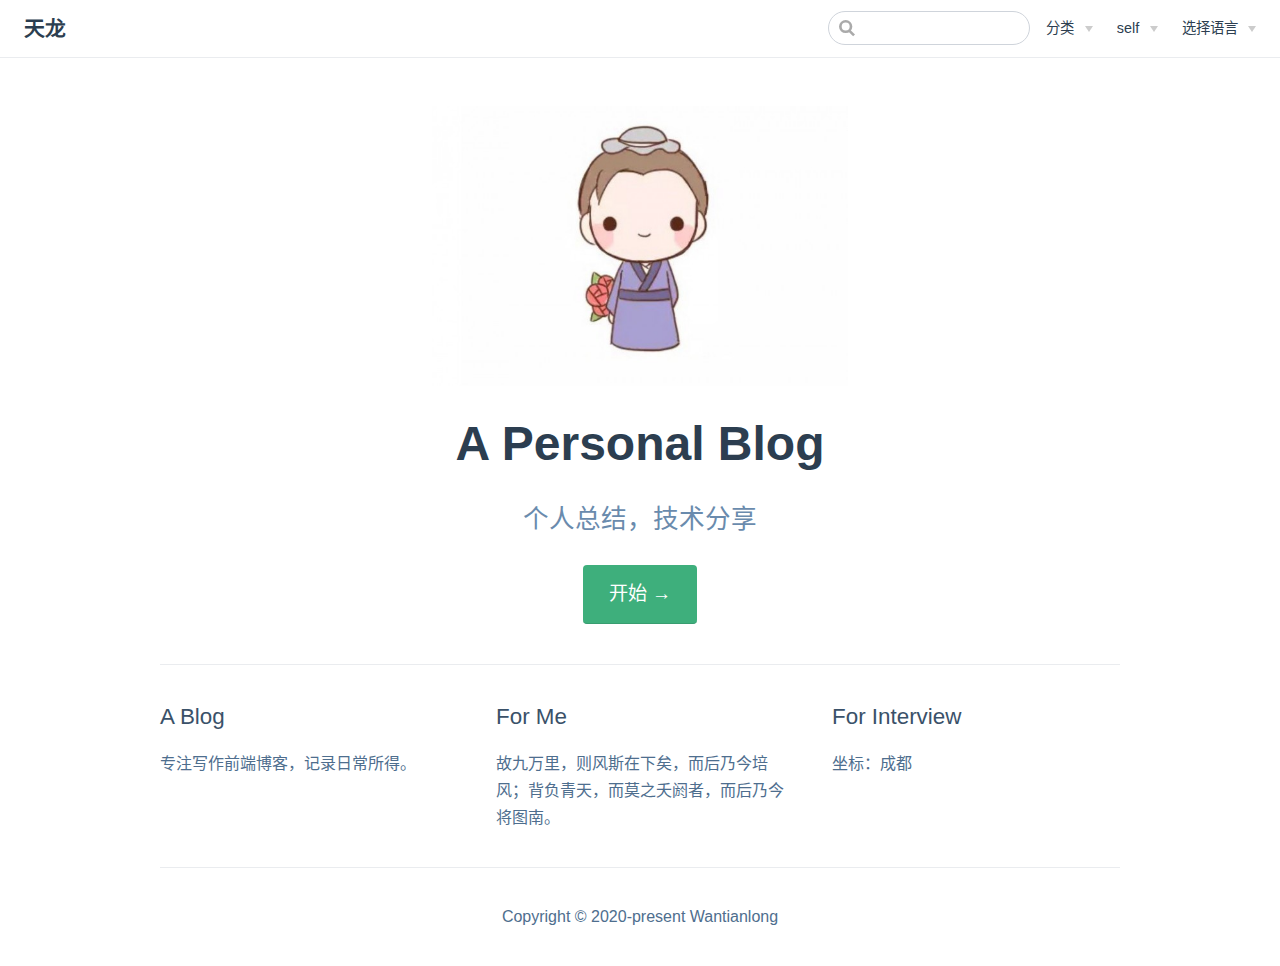
<file: index.html>
<!DOCTYPE html>
<html lang="zh-CN">
  <head>
    <meta charset="utf-8">
    <meta name="viewport" content="width=device-width,initial-scale=1">
    <title>天龙</title>
    <meta name="generator" content="VuePress 1.7.1">
    <link rel="icon" href="/logo.jpg">
    <meta name="description" content="技术分享">
    
    <link rel="preload" href="/assets/css/0.styles.e94a81ac.css" as="style"><link rel="preload" href="/assets/js/app.d3b292d9.js" as="script"><link rel="preload" href="/assets/js/3.45349a97.js" as="script"><link rel="preload" href="/assets/js/8.4842b463.js" as="script"><link rel="prefetch" href="/assets/js/10.5481cd92.js"><link rel="prefetch" href="/assets/js/11.f1c3bcc6.js"><link rel="prefetch" href="/assets/js/12.8705fdaf.js"><link rel="prefetch" href="/assets/js/13.0af06425.js"><link rel="prefetch" href="/assets/js/14.3570fe46.js"><link rel="prefetch" href="/assets/js/15.b6e200a1.js"><link rel="prefetch" href="/assets/js/16.48288415.js"><link rel="prefetch" href="/assets/js/17.8008e719.js"><link rel="prefetch" href="/assets/js/18.bf1d15c3.js"><link rel="prefetch" href="/assets/js/19.ad92112e.js"><link rel="prefetch" href="/assets/js/20.44bd0335.js"><link rel="prefetch" href="/assets/js/21.79ff97f4.js"><link rel="prefetch" href="/assets/js/22.c1c531ec.js"><link rel="prefetch" href="/assets/js/23.bfe0727d.js"><link rel="prefetch" href="/assets/js/24.0e813f7b.js"><link rel="prefetch" href="/assets/js/25.740b311e.js"><link rel="prefetch" href="/assets/js/26.d5c481b3.js"><link rel="prefetch" href="/assets/js/4.92579b60.js"><link rel="prefetch" href="/assets/js/5.0eb233cd.js"><link rel="prefetch" href="/assets/js/6.aef71827.js"><link rel="prefetch" href="/assets/js/7.27a322fa.js"><link rel="prefetch" href="/assets/js/9.b006a847.js"><link rel="prefetch" href="/assets/js/vendors~docsearch.4b42ec77.js">
    <link rel="stylesheet" href="/assets/css/0.styles.e94a81ac.css">
  </head>
  <body>
    <div id="app" data-server-rendered="true"><div class="theme-container no-sidebar"><header class="navbar"><div class="sidebar-button"><svg xmlns="http://www.w3.org/2000/svg" aria-hidden="true" role="img" viewBox="0 0 448 512" class="icon"><path fill="currentColor" d="M436 124H12c-6.627 0-12-5.373-12-12V80c0-6.627 5.373-12 12-12h424c6.627 0 12 5.373 12 12v32c0 6.627-5.373 12-12 12zm0 160H12c-6.627 0-12-5.373-12-12v-32c0-6.627 5.373-12 12-12h424c6.627 0 12 5.373 12 12v32c0 6.627-5.373 12-12 12zm0 160H12c-6.627 0-12-5.373-12-12v-32c0-6.627 5.373-12 12-12h424c6.627 0 12 5.373 12 12v32c0 6.627-5.373 12-12 12z"></path></svg></div> <a href="/" aria-current="page" class="home-link router-link-exact-active router-link-active"><!----> <span class="site-name">天龙</span></a> <div class="links"><div class="search-box"><input aria-label="Search" autocomplete="off" spellcheck="false" value=""> <!----></div> <nav class="nav-links can-hide"><div class="nav-item"><div class="dropdown-wrapper"><button type="button" aria-label="分类" class="dropdown-title"><span class="title">分类</span> <span class="arrow down"></span></button> <button type="button" aria-label="分类" class="mobile-dropdown-title"><span class="title">分类</span> <span class="arrow right"></span></button> <ul class="nav-dropdown" style="display:none;"><li class="dropdown-item"><!----> <a href="/pages/css/" class="nav-link">
  CSS
</a></li><li class="dropdown-item"><!----> <a href="/pages/javaScript/" class="nav-link">
  Javascript
</a></li><li class="dropdown-item"><!----> <a href="/pages/vue/" class="nav-link">
  Vue
</a></li><li class="dropdown-item"><!----> <a href="/pages/compatibility/" class="nav-link">
  兼容
</a></li><li class="dropdown-item"><!----> <a href="/pages/git/" class="nav-link">
  git
</a></li></ul></div></div><div class="nav-item"><div class="dropdown-wrapper"><button type="button" aria-label="self" class="dropdown-title"><span class="title">self</span> <span class="arrow down"></span></button> <button type="button" aria-label="self" class="mobile-dropdown-title"><span class="title">self</span> <span class="arrow right"></span></button> <ul class="nav-dropdown" style="display:none;"><li class="dropdown-item"><!----> <a href="/pages/notes/" class="nav-link">
  个人笔记
</a></li><li class="dropdown-item"><!----> <a href="/pages/problems/" class="nav-link">
  问题总结
</a></li></ul></div></div><div class="nav-item"><div class="dropdown-wrapper"><button type="button" aria-label="Select language" class="dropdown-title"><span class="title">选择语言</span> <span class="arrow down"></span></button> <button type="button" aria-label="Select language" class="mobile-dropdown-title"><span class="title">选择语言</span> <span class="arrow right"></span></button> <ul class="nav-dropdown" style="display:none;"><li class="dropdown-item"><!----> <a href="/" aria-current="page" class="nav-link router-link-exact-active router-link-active">
  简体中文
</a></li><li class="dropdown-item"><!----> <a href="/en.html" class="nav-link">
  en-US
</a></li></ul></div></div> <!----></nav></div></header> <div class="sidebar-mask"></div> <aside class="sidebar"><nav class="nav-links"><div class="nav-item"><div class="dropdown-wrapper"><button type="button" aria-label="分类" class="dropdown-title"><span class="title">分类</span> <span class="arrow down"></span></button> <button type="button" aria-label="分类" class="mobile-dropdown-title"><span class="title">分类</span> <span class="arrow right"></span></button> <ul class="nav-dropdown" style="display:none;"><li class="dropdown-item"><!----> <a href="/pages/css/" class="nav-link">
  CSS
</a></li><li class="dropdown-item"><!----> <a href="/pages/javaScript/" class="nav-link">
  Javascript
</a></li><li class="dropdown-item"><!----> <a href="/pages/vue/" class="nav-link">
  Vue
</a></li><li class="dropdown-item"><!----> <a href="/pages/compatibility/" class="nav-link">
  兼容
</a></li><li class="dropdown-item"><!----> <a href="/pages/git/" class="nav-link">
  git
</a></li></ul></div></div><div class="nav-item"><div class="dropdown-wrapper"><button type="button" aria-label="self" class="dropdown-title"><span class="title">self</span> <span class="arrow down"></span></button> <button type="button" aria-label="self" class="mobile-dropdown-title"><span class="title">self</span> <span class="arrow right"></span></button> <ul class="nav-dropdown" style="display:none;"><li class="dropdown-item"><!----> <a href="/pages/notes/" class="nav-link">
  个人笔记
</a></li><li class="dropdown-item"><!----> <a href="/pages/problems/" class="nav-link">
  问题总结
</a></li></ul></div></div><div class="nav-item"><div class="dropdown-wrapper"><button type="button" aria-label="Select language" class="dropdown-title"><span class="title">选择语言</span> <span class="arrow down"></span></button> <button type="button" aria-label="Select language" class="mobile-dropdown-title"><span class="title">选择语言</span> <span class="arrow right"></span></button> <ul class="nav-dropdown" style="display:none;"><li class="dropdown-item"><!----> <a href="/" aria-current="page" class="nav-link router-link-exact-active router-link-active">
  简体中文
</a></li><li class="dropdown-item"><!----> <a href="/en.html" class="nav-link">
  en-US
</a></li></ul></div></div> <!----></nav>  <!----> </aside> <main aria-labelledby="main-title" class="home"><header class="hero"><img src="/logo.png" alt="hero"> <h1 id="main-title">
      A  Personal Blog
    </h1> <p class="description">
      个人总结，技术分享
    </p> <p class="action"><a href="/interview/" class="nav-link action-button">
  开始 →
</a></p></header> <div class="features"><div class="feature"><h2>A Blog</h2> <p>专注写作前端博客，记录日常所得。</p></div><div class="feature"><h2>For Me</h2> <p>故九万里，则风斯在下矣，而后乃今培风；背负青天，而莫之夭阏者，而后乃今将图南。</p></div><div class="feature"><h2>For Interview</h2> <p>坐标：成都</p></div></div> <div class="theme-default-content custom content__default"></div> <div class="footer">
    Copyright © 2020-present Wantianlong
  </div></main></div><div class="global-ui"></div></div>
    <script src="/assets/js/app.d3b292d9.js" defer></script><script src="/assets/js/3.45349a97.js" defer></script><script src="/assets/js/8.4842b463.js" defer></script>
  </body>
</html>
</file>
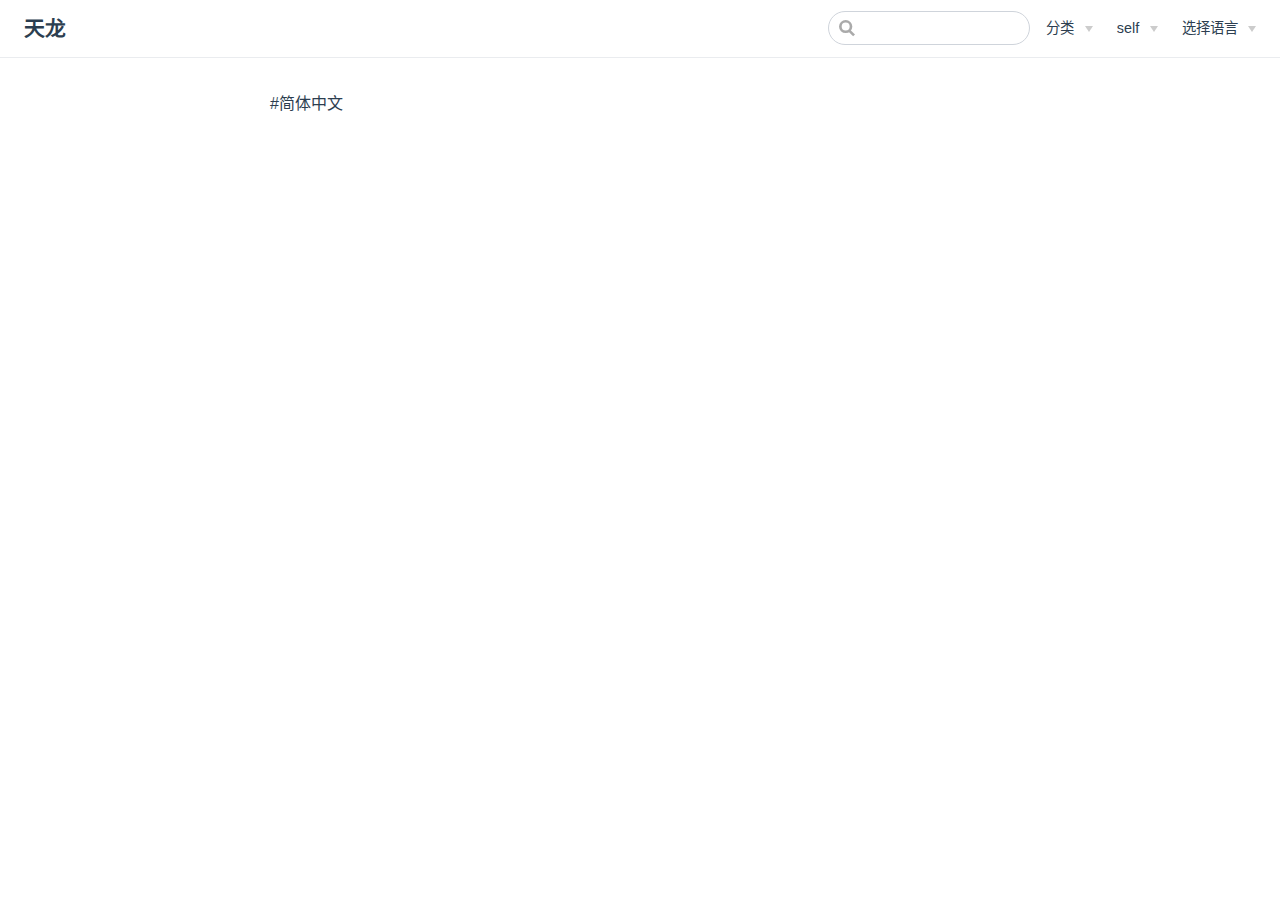
<file: nested/index.html>
<!DOCTYPE html>
<html lang="zh-CN">
  <head>
    <meta charset="utf-8">
    <meta name="viewport" content="width=device-width,initial-scale=1">
    <title>天龙</title>
    <meta name="generator" content="VuePress 1.7.1">
    <link rel="icon" href="/logo.jpg">
    <meta name="description" content="技术分享">
    
    <link rel="preload" href="/assets/css/0.styles.e94a81ac.css" as="style"><link rel="preload" href="/assets/js/app.d3b292d9.js" as="script"><link rel="preload" href="/assets/js/3.45349a97.js" as="script"><link rel="preload" href="/assets/js/10.5481cd92.js" as="script"><link rel="prefetch" href="/assets/js/11.f1c3bcc6.js"><link rel="prefetch" href="/assets/js/12.8705fdaf.js"><link rel="prefetch" href="/assets/js/13.0af06425.js"><link rel="prefetch" href="/assets/js/14.3570fe46.js"><link rel="prefetch" href="/assets/js/15.b6e200a1.js"><link rel="prefetch" href="/assets/js/16.48288415.js"><link rel="prefetch" href="/assets/js/17.8008e719.js"><link rel="prefetch" href="/assets/js/18.bf1d15c3.js"><link rel="prefetch" href="/assets/js/19.ad92112e.js"><link rel="prefetch" href="/assets/js/20.44bd0335.js"><link rel="prefetch" href="/assets/js/21.79ff97f4.js"><link rel="prefetch" href="/assets/js/22.c1c531ec.js"><link rel="prefetch" href="/assets/js/23.bfe0727d.js"><link rel="prefetch" href="/assets/js/24.0e813f7b.js"><link rel="prefetch" href="/assets/js/25.740b311e.js"><link rel="prefetch" href="/assets/js/26.d5c481b3.js"><link rel="prefetch" href="/assets/js/4.92579b60.js"><link rel="prefetch" href="/assets/js/5.0eb233cd.js"><link rel="prefetch" href="/assets/js/6.aef71827.js"><link rel="prefetch" href="/assets/js/7.27a322fa.js"><link rel="prefetch" href="/assets/js/8.4842b463.js"><link rel="prefetch" href="/assets/js/9.b006a847.js"><link rel="prefetch" href="/assets/js/vendors~docsearch.4b42ec77.js">
    <link rel="stylesheet" href="/assets/css/0.styles.e94a81ac.css">
  </head>
  <body>
    <div id="app" data-server-rendered="true"><div class="theme-container no-sidebar"><header class="navbar"><div class="sidebar-button"><svg xmlns="http://www.w3.org/2000/svg" aria-hidden="true" role="img" viewBox="0 0 448 512" class="icon"><path fill="currentColor" d="M436 124H12c-6.627 0-12-5.373-12-12V80c0-6.627 5.373-12 12-12h424c6.627 0 12 5.373 12 12v32c0 6.627-5.373 12-12 12zm0 160H12c-6.627 0-12-5.373-12-12v-32c0-6.627 5.373-12 12-12h424c6.627 0 12 5.373 12 12v32c0 6.627-5.373 12-12 12zm0 160H12c-6.627 0-12-5.373-12-12v-32c0-6.627 5.373-12 12-12h424c6.627 0 12 5.373 12 12v32c0 6.627-5.373 12-12 12z"></path></svg></div> <a href="/" class="home-link router-link-active"><!----> <span class="site-name">天龙</span></a> <div class="links"><div class="search-box"><input aria-label="Search" autocomplete="off" spellcheck="false" value=""> <!----></div> <nav class="nav-links can-hide"><div class="nav-item"><div class="dropdown-wrapper"><button type="button" aria-label="分类" class="dropdown-title"><span class="title">分类</span> <span class="arrow down"></span></button> <button type="button" aria-label="分类" class="mobile-dropdown-title"><span class="title">分类</span> <span class="arrow right"></span></button> <ul class="nav-dropdown" style="display:none;"><li class="dropdown-item"><!----> <a href="/pages/css/" class="nav-link">
  CSS
</a></li><li class="dropdown-item"><!----> <a href="/pages/javaScript/" class="nav-link">
  Javascript
</a></li><li class="dropdown-item"><!----> <a href="/pages/vue/" class="nav-link">
  Vue
</a></li><li class="dropdown-item"><!----> <a href="/pages/compatibility/" class="nav-link">
  兼容
</a></li><li class="dropdown-item"><!----> <a href="/pages/git/" class="nav-link">
  git
</a></li></ul></div></div><div class="nav-item"><div class="dropdown-wrapper"><button type="button" aria-label="self" class="dropdown-title"><span class="title">self</span> <span class="arrow down"></span></button> <button type="button" aria-label="self" class="mobile-dropdown-title"><span class="title">self</span> <span class="arrow right"></span></button> <ul class="nav-dropdown" style="display:none;"><li class="dropdown-item"><!----> <a href="/pages/notes/" class="nav-link">
  个人笔记
</a></li><li class="dropdown-item"><!----> <a href="/pages/problems/" class="nav-link">
  问题总结
</a></li></ul></div></div><div class="nav-item"><div class="dropdown-wrapper"><button type="button" aria-label="Select language" class="dropdown-title"><span class="title">选择语言</span> <span class="arrow down"></span></button> <button type="button" aria-label="Select language" class="mobile-dropdown-title"><span class="title">选择语言</span> <span class="arrow right"></span></button> <ul class="nav-dropdown" style="display:none;"><li class="dropdown-item"><!----> <a href="/nested/" aria-current="page" class="nav-link router-link-exact-active router-link-active">
  简体中文
</a></li><li class="dropdown-item"><!----> <a href="/en.html" class="nav-link">
  en-US
</a></li></ul></div></div> <!----></nav></div></header> <div class="sidebar-mask"></div> <aside class="sidebar"><nav class="nav-links"><div class="nav-item"><div class="dropdown-wrapper"><button type="button" aria-label="分类" class="dropdown-title"><span class="title">分类</span> <span class="arrow down"></span></button> <button type="button" aria-label="分类" class="mobile-dropdown-title"><span class="title">分类</span> <span class="arrow right"></span></button> <ul class="nav-dropdown" style="display:none;"><li class="dropdown-item"><!----> <a href="/pages/css/" class="nav-link">
  CSS
</a></li><li class="dropdown-item"><!----> <a href="/pages/javaScript/" class="nav-link">
  Javascript
</a></li><li class="dropdown-item"><!----> <a href="/pages/vue/" class="nav-link">
  Vue
</a></li><li class="dropdown-item"><!----> <a href="/pages/compatibility/" class="nav-link">
  兼容
</a></li><li class="dropdown-item"><!----> <a href="/pages/git/" class="nav-link">
  git
</a></li></ul></div></div><div class="nav-item"><div class="dropdown-wrapper"><button type="button" aria-label="self" class="dropdown-title"><span class="title">self</span> <span class="arrow down"></span></button> <button type="button" aria-label="self" class="mobile-dropdown-title"><span class="title">self</span> <span class="arrow right"></span></button> <ul class="nav-dropdown" style="display:none;"><li class="dropdown-item"><!----> <a href="/pages/notes/" class="nav-link">
  个人笔记
</a></li><li class="dropdown-item"><!----> <a href="/pages/problems/" class="nav-link">
  问题总结
</a></li></ul></div></div><div class="nav-item"><div class="dropdown-wrapper"><button type="button" aria-label="Select language" class="dropdown-title"><span class="title">选择语言</span> <span class="arrow down"></span></button> <button type="button" aria-label="Select language" class="mobile-dropdown-title"><span class="title">选择语言</span> <span class="arrow right"></span></button> <ul class="nav-dropdown" style="display:none;"><li class="dropdown-item"><!----> <a href="/nested/" aria-current="page" class="nav-link router-link-exact-active router-link-active">
  简体中文
</a></li><li class="dropdown-item"><!----> <a href="/en.html" class="nav-link">
  en-US
</a></li></ul></div></div> <!----></nav>  <!----> </aside> <main class="page"> <div class="theme-default-content content__default"><p>#简体中文</p></div> <footer class="page-edit"><!----> <!----></footer> <!----> </main></div><div class="global-ui"></div></div>
    <script src="/assets/js/app.d3b292d9.js" defer></script><script src="/assets/js/3.45349a97.js" defer></script><script src="/assets/js/10.5481cd92.js" defer></script>
  </body>
</html>
</file>
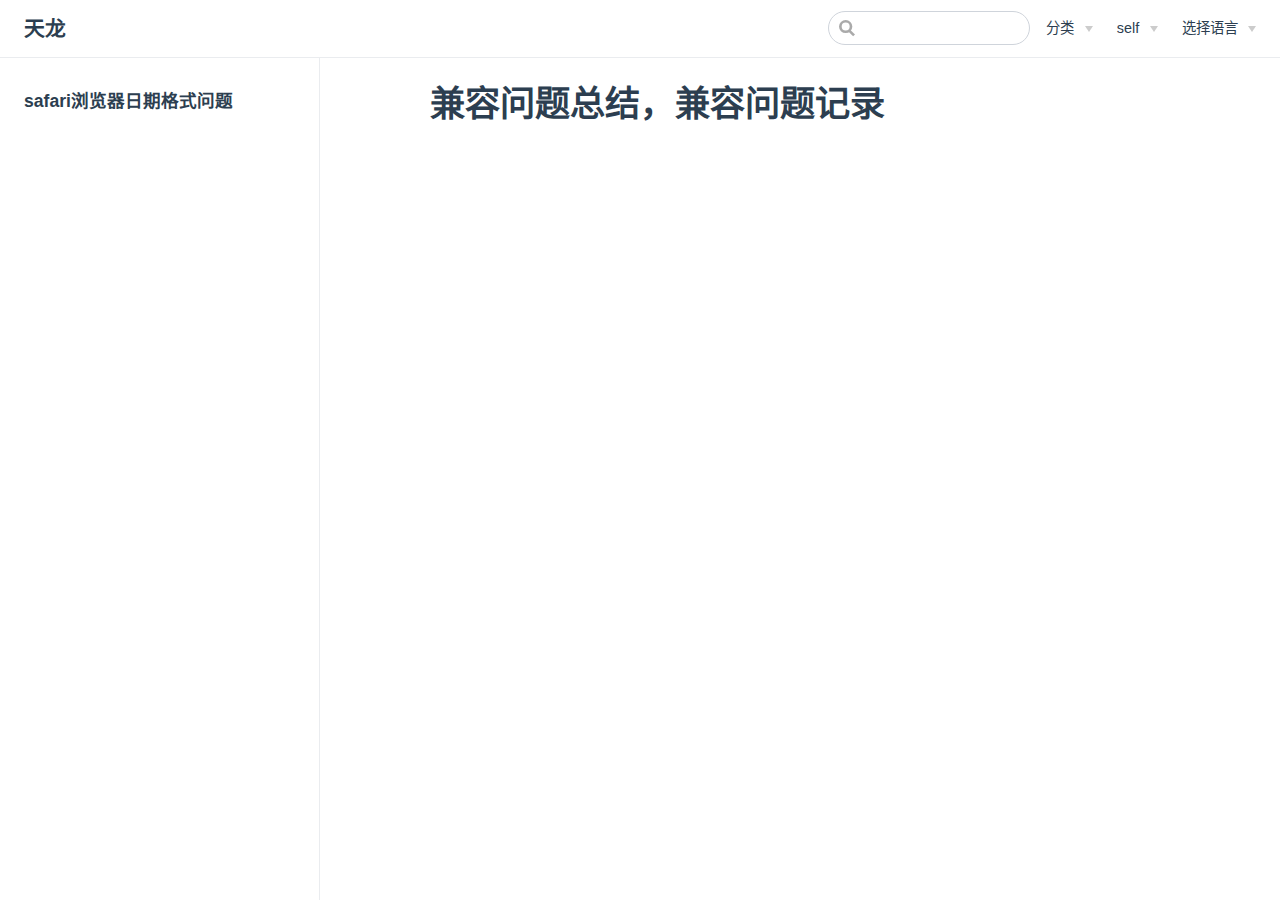
<file: pages/compatibility/index.html>
<!DOCTYPE html>
<html lang="zh-CN">
  <head>
    <meta charset="utf-8">
    <meta name="viewport" content="width=device-width,initial-scale=1">
    <title>兼容总结 | 天龙</title>
    <meta name="generator" content="VuePress 1.7.1">
    <link rel="icon" href="/logo.jpg">
    <meta name="description" content="技术分享">
    
    <link rel="preload" href="/assets/css/0.styles.e94a81ac.css" as="style"><link rel="preload" href="/assets/js/app.d3b292d9.js" as="script"><link rel="preload" href="/assets/js/3.45349a97.js" as="script"><link rel="preload" href="/assets/js/11.f1c3bcc6.js" as="script"><link rel="prefetch" href="/assets/js/10.5481cd92.js"><link rel="prefetch" href="/assets/js/12.8705fdaf.js"><link rel="prefetch" href="/assets/js/13.0af06425.js"><link rel="prefetch" href="/assets/js/14.3570fe46.js"><link rel="prefetch" href="/assets/js/15.b6e200a1.js"><link rel="prefetch" href="/assets/js/16.48288415.js"><link rel="prefetch" href="/assets/js/17.8008e719.js"><link rel="prefetch" href="/assets/js/18.bf1d15c3.js"><link rel="prefetch" href="/assets/js/19.ad92112e.js"><link rel="prefetch" href="/assets/js/20.44bd0335.js"><link rel="prefetch" href="/assets/js/21.79ff97f4.js"><link rel="prefetch" href="/assets/js/22.c1c531ec.js"><link rel="prefetch" href="/assets/js/23.bfe0727d.js"><link rel="prefetch" href="/assets/js/24.0e813f7b.js"><link rel="prefetch" href="/assets/js/25.740b311e.js"><link rel="prefetch" href="/assets/js/26.d5c481b3.js"><link rel="prefetch" href="/assets/js/4.92579b60.js"><link rel="prefetch" href="/assets/js/5.0eb233cd.js"><link rel="prefetch" href="/assets/js/6.aef71827.js"><link rel="prefetch" href="/assets/js/7.27a322fa.js"><link rel="prefetch" href="/assets/js/8.4842b463.js"><link rel="prefetch" href="/assets/js/9.b006a847.js"><link rel="prefetch" href="/assets/js/vendors~docsearch.4b42ec77.js">
    <link rel="stylesheet" href="/assets/css/0.styles.e94a81ac.css">
  </head>
  <body>
    <div id="app" data-server-rendered="true"><div class="theme-container"><header class="navbar"><div class="sidebar-button"><svg xmlns="http://www.w3.org/2000/svg" aria-hidden="true" role="img" viewBox="0 0 448 512" class="icon"><path fill="currentColor" d="M436 124H12c-6.627 0-12-5.373-12-12V80c0-6.627 5.373-12 12-12h424c6.627 0 12 5.373 12 12v32c0 6.627-5.373 12-12 12zm0 160H12c-6.627 0-12-5.373-12-12v-32c0-6.627 5.373-12 12-12h424c6.627 0 12 5.373 12 12v32c0 6.627-5.373 12-12 12zm0 160H12c-6.627 0-12-5.373-12-12v-32c0-6.627 5.373-12 12-12h424c6.627 0 12 5.373 12 12v32c0 6.627-5.373 12-12 12z"></path></svg></div> <a href="/" class="home-link router-link-active"><!----> <span class="site-name">天龙</span></a> <div class="links"><div class="search-box"><input aria-label="Search" autocomplete="off" spellcheck="false" value=""> <!----></div> <nav class="nav-links can-hide"><div class="nav-item"><div class="dropdown-wrapper"><button type="button" aria-label="分类" class="dropdown-title"><span class="title">分类</span> <span class="arrow down"></span></button> <button type="button" aria-label="分类" class="mobile-dropdown-title"><span class="title">分类</span> <span class="arrow right"></span></button> <ul class="nav-dropdown" style="display:none;"><li class="dropdown-item"><!----> <a href="/pages/css/" class="nav-link">
  CSS
</a></li><li class="dropdown-item"><!----> <a href="/pages/javaScript/" class="nav-link">
  Javascript
</a></li><li class="dropdown-item"><!----> <a href="/pages/vue/" class="nav-link">
  Vue
</a></li><li class="dropdown-item"><!----> <a href="/pages/compatibility/" aria-current="page" class="nav-link router-link-exact-active router-link-active">
  兼容
</a></li><li class="dropdown-item"><!----> <a href="/pages/git/" class="nav-link">
  git
</a></li></ul></div></div><div class="nav-item"><div class="dropdown-wrapper"><button type="button" aria-label="self" class="dropdown-title"><span class="title">self</span> <span class="arrow down"></span></button> <button type="button" aria-label="self" class="mobile-dropdown-title"><span class="title">self</span> <span class="arrow right"></span></button> <ul class="nav-dropdown" style="display:none;"><li class="dropdown-item"><!----> <a href="/pages/notes/" class="nav-link">
  个人笔记
</a></li><li class="dropdown-item"><!----> <a href="/pages/problems/" class="nav-link">
  问题总结
</a></li></ul></div></div><div class="nav-item"><div class="dropdown-wrapper"><button type="button" aria-label="Select language" class="dropdown-title"><span class="title">选择语言</span> <span class="arrow down"></span></button> <button type="button" aria-label="Select language" class="mobile-dropdown-title"><span class="title">选择语言</span> <span class="arrow right"></span></button> <ul class="nav-dropdown" style="display:none;"><li class="dropdown-item"><!----> <a href="/pages/compatibility/" aria-current="page" class="nav-link router-link-exact-active router-link-active">
  简体中文
</a></li><li class="dropdown-item"><!----> <a href="/en.html" class="nav-link">
  en-US
</a></li></ul></div></div> <!----></nav></div></header> <div class="sidebar-mask"></div> <aside class="sidebar"><nav class="nav-links"><div class="nav-item"><div class="dropdown-wrapper"><button type="button" aria-label="分类" class="dropdown-title"><span class="title">分类</span> <span class="arrow down"></span></button> <button type="button" aria-label="分类" class="mobile-dropdown-title"><span class="title">分类</span> <span class="arrow right"></span></button> <ul class="nav-dropdown" style="display:none;"><li class="dropdown-item"><!----> <a href="/pages/css/" class="nav-link">
  CSS
</a></li><li class="dropdown-item"><!----> <a href="/pages/javaScript/" class="nav-link">
  Javascript
</a></li><li class="dropdown-item"><!----> <a href="/pages/vue/" class="nav-link">
  Vue
</a></li><li class="dropdown-item"><!----> <a href="/pages/compatibility/" aria-current="page" class="nav-link router-link-exact-active router-link-active">
  兼容
</a></li><li class="dropdown-item"><!----> <a href="/pages/git/" class="nav-link">
  git
</a></li></ul></div></div><div class="nav-item"><div class="dropdown-wrapper"><button type="button" aria-label="self" class="dropdown-title"><span class="title">self</span> <span class="arrow down"></span></button> <button type="button" aria-label="self" class="mobile-dropdown-title"><span class="title">self</span> <span class="arrow right"></span></button> <ul class="nav-dropdown" style="display:none;"><li class="dropdown-item"><!----> <a href="/pages/notes/" class="nav-link">
  个人笔记
</a></li><li class="dropdown-item"><!----> <a href="/pages/problems/" class="nav-link">
  问题总结
</a></li></ul></div></div><div class="nav-item"><div class="dropdown-wrapper"><button type="button" aria-label="Select language" class="dropdown-title"><span class="title">选择语言</span> <span class="arrow down"></span></button> <button type="button" aria-label="Select language" class="mobile-dropdown-title"><span class="title">选择语言</span> <span class="arrow right"></span></button> <ul class="nav-dropdown" style="display:none;"><li class="dropdown-item"><!----> <a href="/pages/compatibility/" aria-current="page" class="nav-link router-link-exact-active router-link-active">
  简体中文
</a></li><li class="dropdown-item"><!----> <a href="/en.html" class="nav-link">
  en-US
</a></li></ul></div></div> <!----></nav>  <ul class="sidebar-links"><li><a href="/pages/compatibility/safari浏览器日期格式.html" class="sidebar-link">safari浏览器日期格式问题</a></li></ul> </aside> <main class="page"> <div class="theme-default-content content__default"><h1 id="兼容问题总结-兼容问题记录"><a href="#兼容问题总结-兼容问题记录" class="header-anchor">#</a> 兼容问题总结，兼容问题记录</h1></div> <footer class="page-edit"><!----> <!----></footer> <!----> </main></div><div class="global-ui"></div></div>
    <script src="/assets/js/app.d3b292d9.js" defer></script><script src="/assets/js/3.45349a97.js" defer></script><script src="/assets/js/11.f1c3bcc6.js" defer></script>
  </body>
</html>
</file>
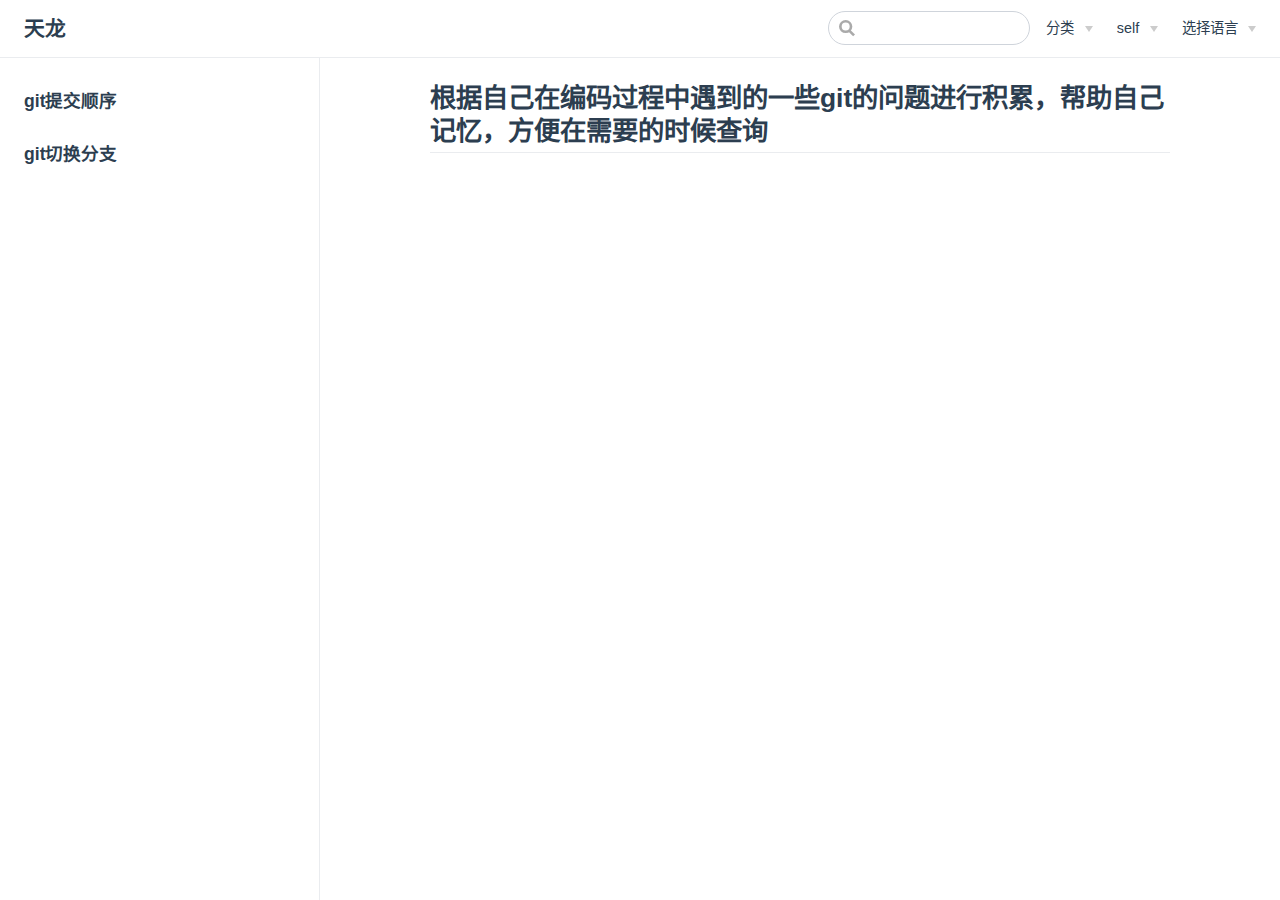
<file: pages/git/index.html>
<!DOCTYPE html>
<html lang="zh-CN">
  <head>
    <meta charset="utf-8">
    <meta name="viewport" content="width=device-width,initial-scale=1">
    <title>git问题总结 | 天龙</title>
    <meta name="generator" content="VuePress 1.7.1">
    <link rel="icon" href="/logo.jpg">
    <meta name="description" content="技术分享">
    
    <link rel="preload" href="/assets/css/0.styles.e94a81ac.css" as="style"><link rel="preload" href="/assets/js/app.d3b292d9.js" as="script"><link rel="preload" href="/assets/js/3.45349a97.js" as="script"><link rel="preload" href="/assets/js/17.8008e719.js" as="script"><link rel="prefetch" href="/assets/js/10.5481cd92.js"><link rel="prefetch" href="/assets/js/11.f1c3bcc6.js"><link rel="prefetch" href="/assets/js/12.8705fdaf.js"><link rel="prefetch" href="/assets/js/13.0af06425.js"><link rel="prefetch" href="/assets/js/14.3570fe46.js"><link rel="prefetch" href="/assets/js/15.b6e200a1.js"><link rel="prefetch" href="/assets/js/16.48288415.js"><link rel="prefetch" href="/assets/js/18.bf1d15c3.js"><link rel="prefetch" href="/assets/js/19.ad92112e.js"><link rel="prefetch" href="/assets/js/20.44bd0335.js"><link rel="prefetch" href="/assets/js/21.79ff97f4.js"><link rel="prefetch" href="/assets/js/22.c1c531ec.js"><link rel="prefetch" href="/assets/js/23.bfe0727d.js"><link rel="prefetch" href="/assets/js/24.0e813f7b.js"><link rel="prefetch" href="/assets/js/25.740b311e.js"><link rel="prefetch" href="/assets/js/26.d5c481b3.js"><link rel="prefetch" href="/assets/js/4.92579b60.js"><link rel="prefetch" href="/assets/js/5.0eb233cd.js"><link rel="prefetch" href="/assets/js/6.aef71827.js"><link rel="prefetch" href="/assets/js/7.27a322fa.js"><link rel="prefetch" href="/assets/js/8.4842b463.js"><link rel="prefetch" href="/assets/js/9.b006a847.js"><link rel="prefetch" href="/assets/js/vendors~docsearch.4b42ec77.js">
    <link rel="stylesheet" href="/assets/css/0.styles.e94a81ac.css">
  </head>
  <body>
    <div id="app" data-server-rendered="true"><div class="theme-container"><header class="navbar"><div class="sidebar-button"><svg xmlns="http://www.w3.org/2000/svg" aria-hidden="true" role="img" viewBox="0 0 448 512" class="icon"><path fill="currentColor" d="M436 124H12c-6.627 0-12-5.373-12-12V80c0-6.627 5.373-12 12-12h424c6.627 0 12 5.373 12 12v32c0 6.627-5.373 12-12 12zm0 160H12c-6.627 0-12-5.373-12-12v-32c0-6.627 5.373-12 12-12h424c6.627 0 12 5.373 12 12v32c0 6.627-5.373 12-12 12zm0 160H12c-6.627 0-12-5.373-12-12v-32c0-6.627 5.373-12 12-12h424c6.627 0 12 5.373 12 12v32c0 6.627-5.373 12-12 12z"></path></svg></div> <a href="/" class="home-link router-link-active"><!----> <span class="site-name">天龙</span></a> <div class="links"><div class="search-box"><input aria-label="Search" autocomplete="off" spellcheck="false" value=""> <!----></div> <nav class="nav-links can-hide"><div class="nav-item"><div class="dropdown-wrapper"><button type="button" aria-label="分类" class="dropdown-title"><span class="title">分类</span> <span class="arrow down"></span></button> <button type="button" aria-label="分类" class="mobile-dropdown-title"><span class="title">分类</span> <span class="arrow right"></span></button> <ul class="nav-dropdown" style="display:none;"><li class="dropdown-item"><!----> <a href="/pages/css/" class="nav-link">
  CSS
</a></li><li class="dropdown-item"><!----> <a href="/pages/javaScript/" class="nav-link">
  Javascript
</a></li><li class="dropdown-item"><!----> <a href="/pages/vue/" class="nav-link">
  Vue
</a></li><li class="dropdown-item"><!----> <a href="/pages/compatibility/" class="nav-link">
  兼容
</a></li><li class="dropdown-item"><!----> <a href="/pages/git/" aria-current="page" class="nav-link router-link-exact-active router-link-active">
  git
</a></li></ul></div></div><div class="nav-item"><div class="dropdown-wrapper"><button type="button" aria-label="self" class="dropdown-title"><span class="title">self</span> <span class="arrow down"></span></button> <button type="button" aria-label="self" class="mobile-dropdown-title"><span class="title">self</span> <span class="arrow right"></span></button> <ul class="nav-dropdown" style="display:none;"><li class="dropdown-item"><!----> <a href="/pages/notes/" class="nav-link">
  个人笔记
</a></li><li class="dropdown-item"><!----> <a href="/pages/problems/" class="nav-link">
  问题总结
</a></li></ul></div></div><div class="nav-item"><div class="dropdown-wrapper"><button type="button" aria-label="Select language" class="dropdown-title"><span class="title">选择语言</span> <span class="arrow down"></span></button> <button type="button" aria-label="Select language" class="mobile-dropdown-title"><span class="title">选择语言</span> <span class="arrow right"></span></button> <ul class="nav-dropdown" style="display:none;"><li class="dropdown-item"><!----> <a href="/pages/git/" aria-current="page" class="nav-link router-link-exact-active router-link-active">
  简体中文
</a></li><li class="dropdown-item"><!----> <a href="/en.html" class="nav-link">
  en-US
</a></li></ul></div></div> <!----></nav></div></header> <div class="sidebar-mask"></div> <aside class="sidebar"><nav class="nav-links"><div class="nav-item"><div class="dropdown-wrapper"><button type="button" aria-label="分类" class="dropdown-title"><span class="title">分类</span> <span class="arrow down"></span></button> <button type="button" aria-label="分类" class="mobile-dropdown-title"><span class="title">分类</span> <span class="arrow right"></span></button> <ul class="nav-dropdown" style="display:none;"><li class="dropdown-item"><!----> <a href="/pages/css/" class="nav-link">
  CSS
</a></li><li class="dropdown-item"><!----> <a href="/pages/javaScript/" class="nav-link">
  Javascript
</a></li><li class="dropdown-item"><!----> <a href="/pages/vue/" class="nav-link">
  Vue
</a></li><li class="dropdown-item"><!----> <a href="/pages/compatibility/" class="nav-link">
  兼容
</a></li><li class="dropdown-item"><!----> <a href="/pages/git/" aria-current="page" class="nav-link router-link-exact-active router-link-active">
  git
</a></li></ul></div></div><div class="nav-item"><div class="dropdown-wrapper"><button type="button" aria-label="self" class="dropdown-title"><span class="title">self</span> <span class="arrow down"></span></button> <button type="button" aria-label="self" class="mobile-dropdown-title"><span class="title">self</span> <span class="arrow right"></span></button> <ul class="nav-dropdown" style="display:none;"><li class="dropdown-item"><!----> <a href="/pages/notes/" class="nav-link">
  个人笔记
</a></li><li class="dropdown-item"><!----> <a href="/pages/problems/" class="nav-link">
  问题总结
</a></li></ul></div></div><div class="nav-item"><div class="dropdown-wrapper"><button type="button" aria-label="Select language" class="dropdown-title"><span class="title">选择语言</span> <span class="arrow down"></span></button> <button type="button" aria-label="Select language" class="mobile-dropdown-title"><span class="title">选择语言</span> <span class="arrow right"></span></button> <ul class="nav-dropdown" style="display:none;"><li class="dropdown-item"><!----> <a href="/pages/git/" aria-current="page" class="nav-link router-link-exact-active router-link-active">
  简体中文
</a></li><li class="dropdown-item"><!----> <a href="/en.html" class="nav-link">
  en-US
</a></li></ul></div></div> <!----></nav>  <ul class="sidebar-links"><li><a href="/pages/git/git提交顺序.html" class="sidebar-link">git提交顺序</a></li><li><a href="/pages/git/git切换分支.html" class="sidebar-link">git切换分支</a></li></ul> </aside> <main class="page"> <div class="theme-default-content content__default"><h2 id="根据自己在编码过程中遇到的一些git的问题进行积累-帮助自己记忆-方便在需要的时候查询"><a href="#根据自己在编码过程中遇到的一些git的问题进行积累-帮助自己记忆-方便在需要的时候查询" class="header-anchor">#</a> 根据自己在编码过程中遇到的一些git的问题进行积累，帮助自己记忆，方便在需要的时候查询</h2></div> <footer class="page-edit"><!----> <!----></footer> <!----> </main></div><div class="global-ui"></div></div>
    <script src="/assets/js/app.d3b292d9.js" defer></script><script src="/assets/js/3.45349a97.js" defer></script><script src="/assets/js/17.8008e719.js" defer></script>
  </body>
</html>
</file>
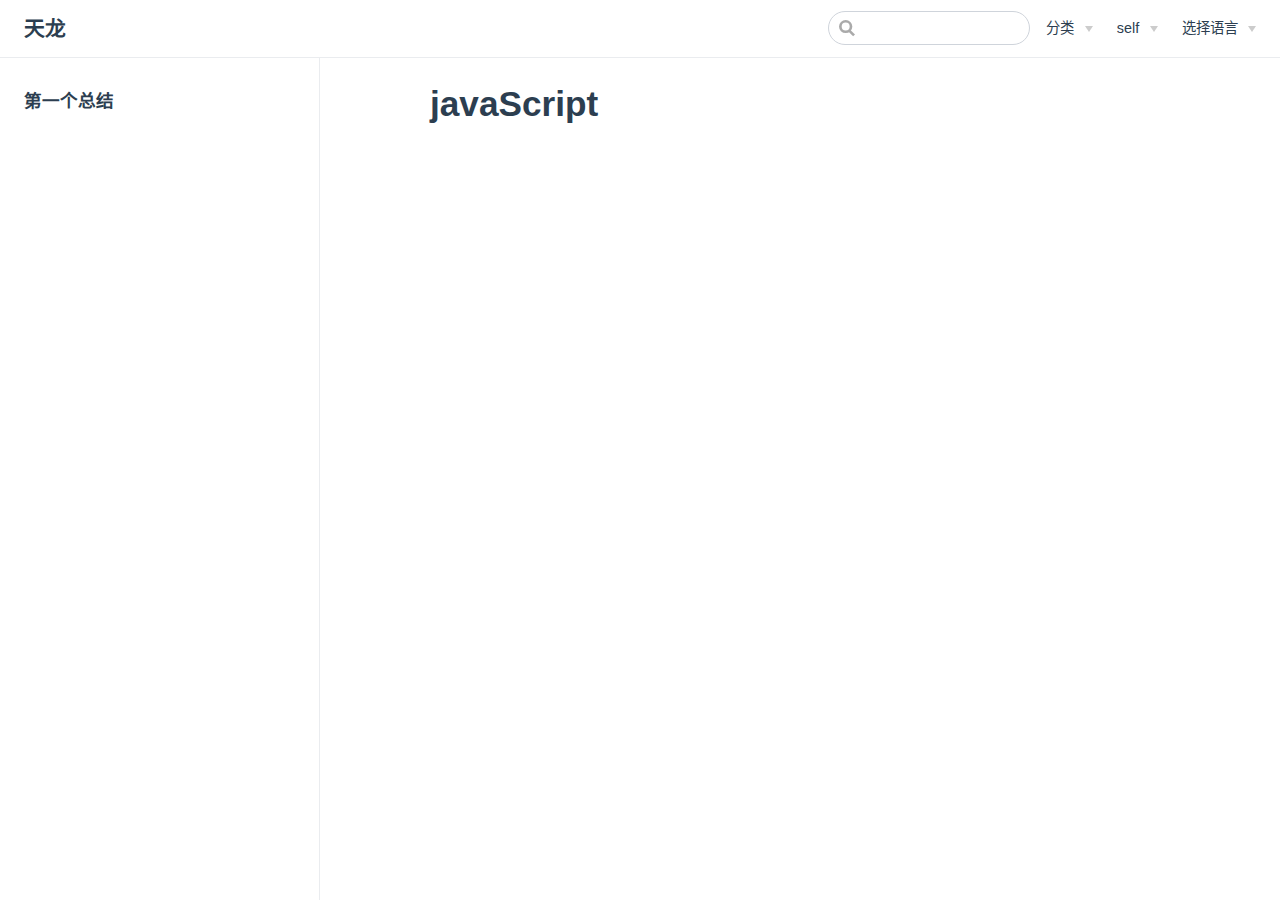
<file: pages/javaScript/index.html>
<!DOCTYPE html>
<html lang="zh-CN">
  <head>
    <meta charset="utf-8">
    <meta name="viewport" content="width=device-width,initial-scale=1">
    <title>javaScript | 天龙</title>
    <meta name="generator" content="VuePress 1.7.1">
    <link rel="icon" href="/logo.jpg">
    <meta name="description" content="技术分享">
    
    <link rel="preload" href="/assets/css/0.styles.e94a81ac.css" as="style"><link rel="preload" href="/assets/js/app.d3b292d9.js" as="script"><link rel="preload" href="/assets/js/3.45349a97.js" as="script"><link rel="preload" href="/assets/js/20.44bd0335.js" as="script"><link rel="prefetch" href="/assets/js/10.5481cd92.js"><link rel="prefetch" href="/assets/js/11.f1c3bcc6.js"><link rel="prefetch" href="/assets/js/12.8705fdaf.js"><link rel="prefetch" href="/assets/js/13.0af06425.js"><link rel="prefetch" href="/assets/js/14.3570fe46.js"><link rel="prefetch" href="/assets/js/15.b6e200a1.js"><link rel="prefetch" href="/assets/js/16.48288415.js"><link rel="prefetch" href="/assets/js/17.8008e719.js"><link rel="prefetch" href="/assets/js/18.bf1d15c3.js"><link rel="prefetch" href="/assets/js/19.ad92112e.js"><link rel="prefetch" href="/assets/js/21.79ff97f4.js"><link rel="prefetch" href="/assets/js/22.c1c531ec.js"><link rel="prefetch" href="/assets/js/23.bfe0727d.js"><link rel="prefetch" href="/assets/js/24.0e813f7b.js"><link rel="prefetch" href="/assets/js/25.740b311e.js"><link rel="prefetch" href="/assets/js/26.d5c481b3.js"><link rel="prefetch" href="/assets/js/4.92579b60.js"><link rel="prefetch" href="/assets/js/5.0eb233cd.js"><link rel="prefetch" href="/assets/js/6.aef71827.js"><link rel="prefetch" href="/assets/js/7.27a322fa.js"><link rel="prefetch" href="/assets/js/8.4842b463.js"><link rel="prefetch" href="/assets/js/9.b006a847.js"><link rel="prefetch" href="/assets/js/vendors~docsearch.4b42ec77.js">
    <link rel="stylesheet" href="/assets/css/0.styles.e94a81ac.css">
  </head>
  <body>
    <div id="app" data-server-rendered="true"><div class="theme-container"><header class="navbar"><div class="sidebar-button"><svg xmlns="http://www.w3.org/2000/svg" aria-hidden="true" role="img" viewBox="0 0 448 512" class="icon"><path fill="currentColor" d="M436 124H12c-6.627 0-12-5.373-12-12V80c0-6.627 5.373-12 12-12h424c6.627 0 12 5.373 12 12v32c0 6.627-5.373 12-12 12zm0 160H12c-6.627 0-12-5.373-12-12v-32c0-6.627 5.373-12 12-12h424c6.627 0 12 5.373 12 12v32c0 6.627-5.373 12-12 12zm0 160H12c-6.627 0-12-5.373-12-12v-32c0-6.627 5.373-12 12-12h424c6.627 0 12 5.373 12 12v32c0 6.627-5.373 12-12 12z"></path></svg></div> <a href="/" class="home-link router-link-active"><!----> <span class="site-name">天龙</span></a> <div class="links"><div class="search-box"><input aria-label="Search" autocomplete="off" spellcheck="false" value=""> <!----></div> <nav class="nav-links can-hide"><div class="nav-item"><div class="dropdown-wrapper"><button type="button" aria-label="分类" class="dropdown-title"><span class="title">分类</span> <span class="arrow down"></span></button> <button type="button" aria-label="分类" class="mobile-dropdown-title"><span class="title">分类</span> <span class="arrow right"></span></button> <ul class="nav-dropdown" style="display:none;"><li class="dropdown-item"><!----> <a href="/pages/css/" class="nav-link">
  CSS
</a></li><li class="dropdown-item"><!----> <a href="/pages/javaScript/" aria-current="page" class="nav-link router-link-exact-active router-link-active">
  Javascript
</a></li><li class="dropdown-item"><!----> <a href="/pages/vue/" class="nav-link">
  Vue
</a></li><li class="dropdown-item"><!----> <a href="/pages/compatibility/" class="nav-link">
  兼容
</a></li><li class="dropdown-item"><!----> <a href="/pages/git/" class="nav-link">
  git
</a></li></ul></div></div><div class="nav-item"><div class="dropdown-wrapper"><button type="button" aria-label="self" class="dropdown-title"><span class="title">self</span> <span class="arrow down"></span></button> <button type="button" aria-label="self" class="mobile-dropdown-title"><span class="title">self</span> <span class="arrow right"></span></button> <ul class="nav-dropdown" style="display:none;"><li class="dropdown-item"><!----> <a href="/pages/notes/" class="nav-link">
  个人笔记
</a></li><li class="dropdown-item"><!----> <a href="/pages/problems/" class="nav-link">
  问题总结
</a></li></ul></div></div><div class="nav-item"><div class="dropdown-wrapper"><button type="button" aria-label="Select language" class="dropdown-title"><span class="title">选择语言</span> <span class="arrow down"></span></button> <button type="button" aria-label="Select language" class="mobile-dropdown-title"><span class="title">选择语言</span> <span class="arrow right"></span></button> <ul class="nav-dropdown" style="display:none;"><li class="dropdown-item"><!----> <a href="/pages/javaScript/" aria-current="page" class="nav-link router-link-exact-active router-link-active">
  简体中文
</a></li><li class="dropdown-item"><!----> <a href="/en.html" class="nav-link">
  en-US
</a></li></ul></div></div> <!----></nav></div></header> <div class="sidebar-mask"></div> <aside class="sidebar"><nav class="nav-links"><div class="nav-item"><div class="dropdown-wrapper"><button type="button" aria-label="分类" class="dropdown-title"><span class="title">分类</span> <span class="arrow down"></span></button> <button type="button" aria-label="分类" class="mobile-dropdown-title"><span class="title">分类</span> <span class="arrow right"></span></button> <ul class="nav-dropdown" style="display:none;"><li class="dropdown-item"><!----> <a href="/pages/css/" class="nav-link">
  CSS
</a></li><li class="dropdown-item"><!----> <a href="/pages/javaScript/" aria-current="page" class="nav-link router-link-exact-active router-link-active">
  Javascript
</a></li><li class="dropdown-item"><!----> <a href="/pages/vue/" class="nav-link">
  Vue
</a></li><li class="dropdown-item"><!----> <a href="/pages/compatibility/" class="nav-link">
  兼容
</a></li><li class="dropdown-item"><!----> <a href="/pages/git/" class="nav-link">
  git
</a></li></ul></div></div><div class="nav-item"><div class="dropdown-wrapper"><button type="button" aria-label="self" class="dropdown-title"><span class="title">self</span> <span class="arrow down"></span></button> <button type="button" aria-label="self" class="mobile-dropdown-title"><span class="title">self</span> <span class="arrow right"></span></button> <ul class="nav-dropdown" style="display:none;"><li class="dropdown-item"><!----> <a href="/pages/notes/" class="nav-link">
  个人笔记
</a></li><li class="dropdown-item"><!----> <a href="/pages/problems/" class="nav-link">
  问题总结
</a></li></ul></div></div><div class="nav-item"><div class="dropdown-wrapper"><button type="button" aria-label="Select language" class="dropdown-title"><span class="title">选择语言</span> <span class="arrow down"></span></button> <button type="button" aria-label="Select language" class="mobile-dropdown-title"><span class="title">选择语言</span> <span class="arrow right"></span></button> <ul class="nav-dropdown" style="display:none;"><li class="dropdown-item"><!----> <a href="/pages/javaScript/" aria-current="page" class="nav-link router-link-exact-active router-link-active">
  简体中文
</a></li><li class="dropdown-item"><!----> <a href="/en.html" class="nav-link">
  en-US
</a></li></ul></div></div> <!----></nav>  <ul class="sidebar-links"><li><a href="/pages/javaScript/第一.html" class="sidebar-link">第一个总结</a></li></ul> </aside> <main class="page"> <div class="theme-default-content content__default"><h1 id="javascript"><a href="#javascript" class="header-anchor">#</a> javaScript</h1></div> <footer class="page-edit"><!----> <!----></footer> <!----> </main></div><div class="global-ui"></div></div>
    <script src="/assets/js/app.d3b292d9.js" defer></script><script src="/assets/js/3.45349a97.js" defer></script><script src="/assets/js/20.44bd0335.js" defer></script>
  </body>
</html>
</file>
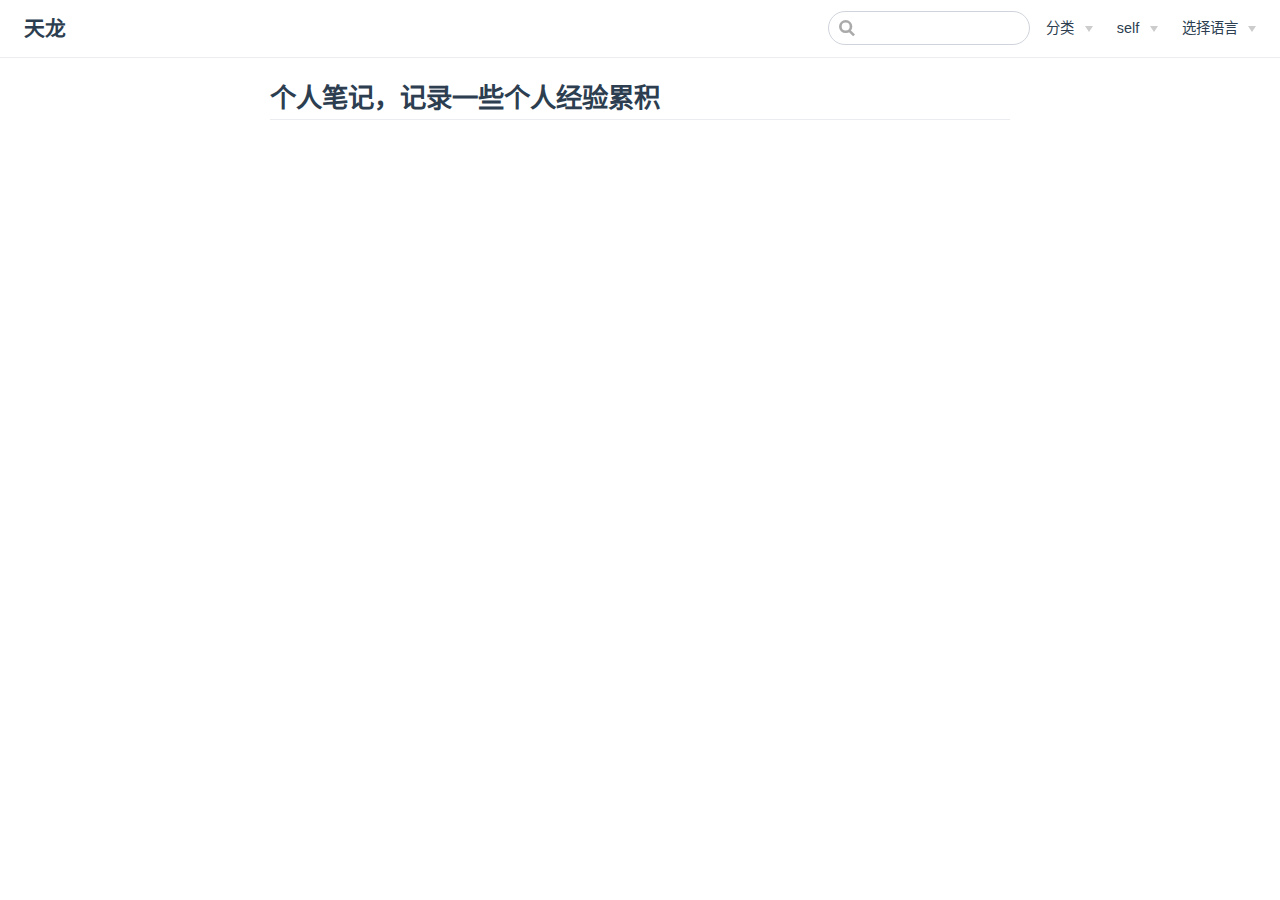
<file: pages/notes/index.html>
<!DOCTYPE html>
<html lang="zh-CN">
  <head>
    <meta charset="utf-8">
    <meta name="viewport" content="width=device-width,initial-scale=1">
    <title>个人笔记 | 天龙</title>
    <meta name="generator" content="VuePress 1.7.1">
    <link rel="icon" href="/logo.jpg">
    <meta name="description" content="技术分享">
    
    <link rel="preload" href="/assets/css/0.styles.e94a81ac.css" as="style"><link rel="preload" href="/assets/js/app.d3b292d9.js" as="script"><link rel="preload" href="/assets/js/3.45349a97.js" as="script"><link rel="preload" href="/assets/js/22.c1c531ec.js" as="script"><link rel="prefetch" href="/assets/js/10.5481cd92.js"><link rel="prefetch" href="/assets/js/11.f1c3bcc6.js"><link rel="prefetch" href="/assets/js/12.8705fdaf.js"><link rel="prefetch" href="/assets/js/13.0af06425.js"><link rel="prefetch" href="/assets/js/14.3570fe46.js"><link rel="prefetch" href="/assets/js/15.b6e200a1.js"><link rel="prefetch" href="/assets/js/16.48288415.js"><link rel="prefetch" href="/assets/js/17.8008e719.js"><link rel="prefetch" href="/assets/js/18.bf1d15c3.js"><link rel="prefetch" href="/assets/js/19.ad92112e.js"><link rel="prefetch" href="/assets/js/20.44bd0335.js"><link rel="prefetch" href="/assets/js/21.79ff97f4.js"><link rel="prefetch" href="/assets/js/23.bfe0727d.js"><link rel="prefetch" href="/assets/js/24.0e813f7b.js"><link rel="prefetch" href="/assets/js/25.740b311e.js"><link rel="prefetch" href="/assets/js/26.d5c481b3.js"><link rel="prefetch" href="/assets/js/4.92579b60.js"><link rel="prefetch" href="/assets/js/5.0eb233cd.js"><link rel="prefetch" href="/assets/js/6.aef71827.js"><link rel="prefetch" href="/assets/js/7.27a322fa.js"><link rel="prefetch" href="/assets/js/8.4842b463.js"><link rel="prefetch" href="/assets/js/9.b006a847.js"><link rel="prefetch" href="/assets/js/vendors~docsearch.4b42ec77.js">
    <link rel="stylesheet" href="/assets/css/0.styles.e94a81ac.css">
  </head>
  <body>
    <div id="app" data-server-rendered="true"><div class="theme-container no-sidebar"><header class="navbar"><div class="sidebar-button"><svg xmlns="http://www.w3.org/2000/svg" aria-hidden="true" role="img" viewBox="0 0 448 512" class="icon"><path fill="currentColor" d="M436 124H12c-6.627 0-12-5.373-12-12V80c0-6.627 5.373-12 12-12h424c6.627 0 12 5.373 12 12v32c0 6.627-5.373 12-12 12zm0 160H12c-6.627 0-12-5.373-12-12v-32c0-6.627 5.373-12 12-12h424c6.627 0 12 5.373 12 12v32c0 6.627-5.373 12-12 12zm0 160H12c-6.627 0-12-5.373-12-12v-32c0-6.627 5.373-12 12-12h424c6.627 0 12 5.373 12 12v32c0 6.627-5.373 12-12 12z"></path></svg></div> <a href="/" class="home-link router-link-active"><!----> <span class="site-name">天龙</span></a> <div class="links"><div class="search-box"><input aria-label="Search" autocomplete="off" spellcheck="false" value=""> <!----></div> <nav class="nav-links can-hide"><div class="nav-item"><div class="dropdown-wrapper"><button type="button" aria-label="分类" class="dropdown-title"><span class="title">分类</span> <span class="arrow down"></span></button> <button type="button" aria-label="分类" class="mobile-dropdown-title"><span class="title">分类</span> <span class="arrow right"></span></button> <ul class="nav-dropdown" style="display:none;"><li class="dropdown-item"><!----> <a href="/pages/css/" class="nav-link">
  CSS
</a></li><li class="dropdown-item"><!----> <a href="/pages/javaScript/" class="nav-link">
  Javascript
</a></li><li class="dropdown-item"><!----> <a href="/pages/vue/" class="nav-link">
  Vue
</a></li><li class="dropdown-item"><!----> <a href="/pages/compatibility/" class="nav-link">
  兼容
</a></li><li class="dropdown-item"><!----> <a href="/pages/git/" class="nav-link">
  git
</a></li></ul></div></div><div class="nav-item"><div class="dropdown-wrapper"><button type="button" aria-label="self" class="dropdown-title"><span class="title">self</span> <span class="arrow down"></span></button> <button type="button" aria-label="self" class="mobile-dropdown-title"><span class="title">self</span> <span class="arrow right"></span></button> <ul class="nav-dropdown" style="display:none;"><li class="dropdown-item"><!----> <a href="/pages/notes/" aria-current="page" class="nav-link router-link-exact-active router-link-active">
  个人笔记
</a></li><li class="dropdown-item"><!----> <a href="/pages/problems/" class="nav-link">
  问题总结
</a></li></ul></div></div><div class="nav-item"><div class="dropdown-wrapper"><button type="button" aria-label="Select language" class="dropdown-title"><span class="title">选择语言</span> <span class="arrow down"></span></button> <button type="button" aria-label="Select language" class="mobile-dropdown-title"><span class="title">选择语言</span> <span class="arrow right"></span></button> <ul class="nav-dropdown" style="display:none;"><li class="dropdown-item"><!----> <a href="/pages/notes/" aria-current="page" class="nav-link router-link-exact-active router-link-active">
  简体中文
</a></li><li class="dropdown-item"><!----> <a href="/en.html" class="nav-link">
  en-US
</a></li></ul></div></div> <!----></nav></div></header> <div class="sidebar-mask"></div> <aside class="sidebar"><nav class="nav-links"><div class="nav-item"><div class="dropdown-wrapper"><button type="button" aria-label="分类" class="dropdown-title"><span class="title">分类</span> <span class="arrow down"></span></button> <button type="button" aria-label="分类" class="mobile-dropdown-title"><span class="title">分类</span> <span class="arrow right"></span></button> <ul class="nav-dropdown" style="display:none;"><li class="dropdown-item"><!----> <a href="/pages/css/" class="nav-link">
  CSS
</a></li><li class="dropdown-item"><!----> <a href="/pages/javaScript/" class="nav-link">
  Javascript
</a></li><li class="dropdown-item"><!----> <a href="/pages/vue/" class="nav-link">
  Vue
</a></li><li class="dropdown-item"><!----> <a href="/pages/compatibility/" class="nav-link">
  兼容
</a></li><li class="dropdown-item"><!----> <a href="/pages/git/" class="nav-link">
  git
</a></li></ul></div></div><div class="nav-item"><div class="dropdown-wrapper"><button type="button" aria-label="self" class="dropdown-title"><span class="title">self</span> <span class="arrow down"></span></button> <button type="button" aria-label="self" class="mobile-dropdown-title"><span class="title">self</span> <span class="arrow right"></span></button> <ul class="nav-dropdown" style="display:none;"><li class="dropdown-item"><!----> <a href="/pages/notes/" aria-current="page" class="nav-link router-link-exact-active router-link-active">
  个人笔记
</a></li><li class="dropdown-item"><!----> <a href="/pages/problems/" class="nav-link">
  问题总结
</a></li></ul></div></div><div class="nav-item"><div class="dropdown-wrapper"><button type="button" aria-label="Select language" class="dropdown-title"><span class="title">选择语言</span> <span class="arrow down"></span></button> <button type="button" aria-label="Select language" class="mobile-dropdown-title"><span class="title">选择语言</span> <span class="arrow right"></span></button> <ul class="nav-dropdown" style="display:none;"><li class="dropdown-item"><!----> <a href="/pages/notes/" aria-current="page" class="nav-link router-link-exact-active router-link-active">
  简体中文
</a></li><li class="dropdown-item"><!----> <a href="/en.html" class="nav-link">
  en-US
</a></li></ul></div></div> <!----></nav>  <!----> </aside> <main class="page"> <div class="theme-default-content content__default"><h2 id="个人笔记-记录一些个人经验累积"><a href="#个人笔记-记录一些个人经验累积" class="header-anchor">#</a> 个人笔记，记录一些个人经验累积</h2></div> <footer class="page-edit"><!----> <!----></footer> <!----> </main></div><div class="global-ui"></div></div>
    <script src="/assets/js/app.d3b292d9.js" defer></script><script src="/assets/js/3.45349a97.js" defer></script><script src="/assets/js/22.c1c531ec.js" defer></script>
  </body>
</html>
</file>
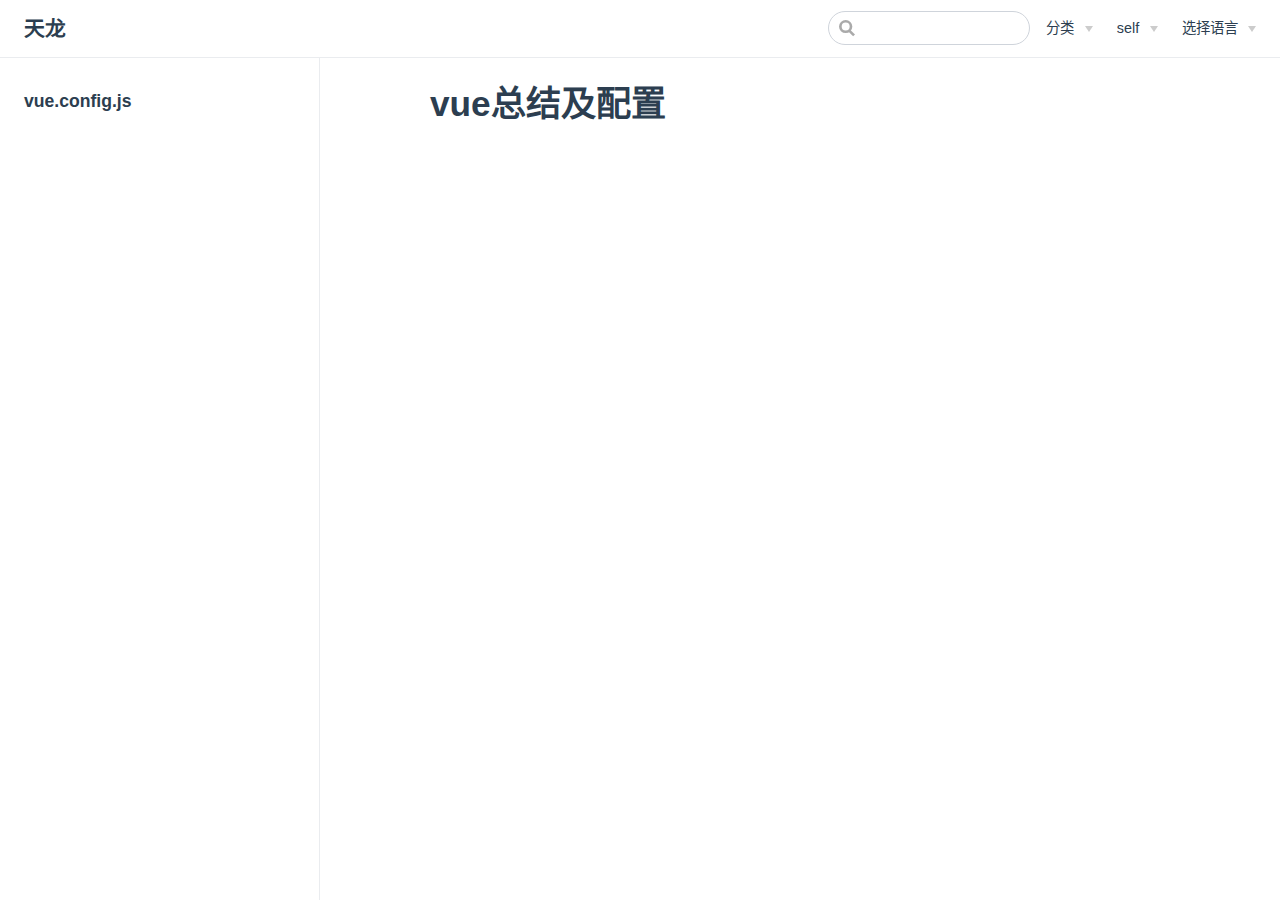
<file: pages/vue/index.html>
<!DOCTYPE html>
<html lang="zh-CN">
  <head>
    <meta charset="utf-8">
    <meta name="viewport" content="width=device-width,initial-scale=1">
    <title>vue总结及配置 | 天龙</title>
    <meta name="generator" content="VuePress 1.7.1">
    <link rel="icon" href="/logo.jpg">
    <meta name="description" content="技术分享">
    
    <link rel="preload" href="/assets/css/0.styles.e94a81ac.css" as="style"><link rel="preload" href="/assets/js/app.d3b292d9.js" as="script"><link rel="preload" href="/assets/js/3.45349a97.js" as="script"><link rel="preload" href="/assets/js/25.740b311e.js" as="script"><link rel="prefetch" href="/assets/js/10.5481cd92.js"><link rel="prefetch" href="/assets/js/11.f1c3bcc6.js"><link rel="prefetch" href="/assets/js/12.8705fdaf.js"><link rel="prefetch" href="/assets/js/13.0af06425.js"><link rel="prefetch" href="/assets/js/14.3570fe46.js"><link rel="prefetch" href="/assets/js/15.b6e200a1.js"><link rel="prefetch" href="/assets/js/16.48288415.js"><link rel="prefetch" href="/assets/js/17.8008e719.js"><link rel="prefetch" href="/assets/js/18.bf1d15c3.js"><link rel="prefetch" href="/assets/js/19.ad92112e.js"><link rel="prefetch" href="/assets/js/20.44bd0335.js"><link rel="prefetch" href="/assets/js/21.79ff97f4.js"><link rel="prefetch" href="/assets/js/22.c1c531ec.js"><link rel="prefetch" href="/assets/js/23.bfe0727d.js"><link rel="prefetch" href="/assets/js/24.0e813f7b.js"><link rel="prefetch" href="/assets/js/26.d5c481b3.js"><link rel="prefetch" href="/assets/js/4.92579b60.js"><link rel="prefetch" href="/assets/js/5.0eb233cd.js"><link rel="prefetch" href="/assets/js/6.aef71827.js"><link rel="prefetch" href="/assets/js/7.27a322fa.js"><link rel="prefetch" href="/assets/js/8.4842b463.js"><link rel="prefetch" href="/assets/js/9.b006a847.js"><link rel="prefetch" href="/assets/js/vendors~docsearch.4b42ec77.js">
    <link rel="stylesheet" href="/assets/css/0.styles.e94a81ac.css">
  </head>
  <body>
    <div id="app" data-server-rendered="true"><div class="theme-container"><header class="navbar"><div class="sidebar-button"><svg xmlns="http://www.w3.org/2000/svg" aria-hidden="true" role="img" viewBox="0 0 448 512" class="icon"><path fill="currentColor" d="M436 124H12c-6.627 0-12-5.373-12-12V80c0-6.627 5.373-12 12-12h424c6.627 0 12 5.373 12 12v32c0 6.627-5.373 12-12 12zm0 160H12c-6.627 0-12-5.373-12-12v-32c0-6.627 5.373-12 12-12h424c6.627 0 12 5.373 12 12v32c0 6.627-5.373 12-12 12zm0 160H12c-6.627 0-12-5.373-12-12v-32c0-6.627 5.373-12 12-12h424c6.627 0 12 5.373 12 12v32c0 6.627-5.373 12-12 12z"></path></svg></div> <a href="/" class="home-link router-link-active"><!----> <span class="site-name">天龙</span></a> <div class="links"><div class="search-box"><input aria-label="Search" autocomplete="off" spellcheck="false" value=""> <!----></div> <nav class="nav-links can-hide"><div class="nav-item"><div class="dropdown-wrapper"><button type="button" aria-label="分类" class="dropdown-title"><span class="title">分类</span> <span class="arrow down"></span></button> <button type="button" aria-label="分类" class="mobile-dropdown-title"><span class="title">分类</span> <span class="arrow right"></span></button> <ul class="nav-dropdown" style="display:none;"><li class="dropdown-item"><!----> <a href="/pages/css/" class="nav-link">
  CSS
</a></li><li class="dropdown-item"><!----> <a href="/pages/javaScript/" class="nav-link">
  Javascript
</a></li><li class="dropdown-item"><!----> <a href="/pages/vue/" aria-current="page" class="nav-link router-link-exact-active router-link-active">
  Vue
</a></li><li class="dropdown-item"><!----> <a href="/pages/compatibility/" class="nav-link">
  兼容
</a></li><li class="dropdown-item"><!----> <a href="/pages/git/" class="nav-link">
  git
</a></li></ul></div></div><div class="nav-item"><div class="dropdown-wrapper"><button type="button" aria-label="self" class="dropdown-title"><span class="title">self</span> <span class="arrow down"></span></button> <button type="button" aria-label="self" class="mobile-dropdown-title"><span class="title">self</span> <span class="arrow right"></span></button> <ul class="nav-dropdown" style="display:none;"><li class="dropdown-item"><!----> <a href="/pages/notes/" class="nav-link">
  个人笔记
</a></li><li class="dropdown-item"><!----> <a href="/pages/problems/" class="nav-link">
  问题总结
</a></li></ul></div></div><div class="nav-item"><div class="dropdown-wrapper"><button type="button" aria-label="Select language" class="dropdown-title"><span class="title">选择语言</span> <span class="arrow down"></span></button> <button type="button" aria-label="Select language" class="mobile-dropdown-title"><span class="title">选择语言</span> <span class="arrow right"></span></button> <ul class="nav-dropdown" style="display:none;"><li class="dropdown-item"><!----> <a href="/pages/vue/" aria-current="page" class="nav-link router-link-exact-active router-link-active">
  简体中文
</a></li><li class="dropdown-item"><!----> <a href="/en.html" class="nav-link">
  en-US
</a></li></ul></div></div> <!----></nav></div></header> <div class="sidebar-mask"></div> <aside class="sidebar"><nav class="nav-links"><div class="nav-item"><div class="dropdown-wrapper"><button type="button" aria-label="分类" class="dropdown-title"><span class="title">分类</span> <span class="arrow down"></span></button> <button type="button" aria-label="分类" class="mobile-dropdown-title"><span class="title">分类</span> <span class="arrow right"></span></button> <ul class="nav-dropdown" style="display:none;"><li class="dropdown-item"><!----> <a href="/pages/css/" class="nav-link">
  CSS
</a></li><li class="dropdown-item"><!----> <a href="/pages/javaScript/" class="nav-link">
  Javascript
</a></li><li class="dropdown-item"><!----> <a href="/pages/vue/" aria-current="page" class="nav-link router-link-exact-active router-link-active">
  Vue
</a></li><li class="dropdown-item"><!----> <a href="/pages/compatibility/" class="nav-link">
  兼容
</a></li><li class="dropdown-item"><!----> <a href="/pages/git/" class="nav-link">
  git
</a></li></ul></div></div><div class="nav-item"><div class="dropdown-wrapper"><button type="button" aria-label="self" class="dropdown-title"><span class="title">self</span> <span class="arrow down"></span></button> <button type="button" aria-label="self" class="mobile-dropdown-title"><span class="title">self</span> <span class="arrow right"></span></button> <ul class="nav-dropdown" style="display:none;"><li class="dropdown-item"><!----> <a href="/pages/notes/" class="nav-link">
  个人笔记
</a></li><li class="dropdown-item"><!----> <a href="/pages/problems/" class="nav-link">
  问题总结
</a></li></ul></div></div><div class="nav-item"><div class="dropdown-wrapper"><button type="button" aria-label="Select language" class="dropdown-title"><span class="title">选择语言</span> <span class="arrow down"></span></button> <button type="button" aria-label="Select language" class="mobile-dropdown-title"><span class="title">选择语言</span> <span class="arrow right"></span></button> <ul class="nav-dropdown" style="display:none;"><li class="dropdown-item"><!----> <a href="/pages/vue/" aria-current="page" class="nav-link router-link-exact-active router-link-active">
  简体中文
</a></li><li class="dropdown-item"><!----> <a href="/en.html" class="nav-link">
  en-US
</a></li></ul></div></div> <!----></nav>  <ul class="sidebar-links"><li><a href="/pages/vue/vue.config.js.html" class="sidebar-link">vue.config.js</a></li></ul> </aside> <main class="page"> <div class="theme-default-content content__default"><h1 id="vue总结及配置"><a href="#vue总结及配置" class="header-anchor">#</a> vue总结及配置</h1></div> <footer class="page-edit"><!----> <!----></footer> <!----> </main></div><div class="global-ui"></div></div>
    <script src="/assets/js/app.d3b292d9.js" defer></script><script src="/assets/js/3.45349a97.js" defer></script><script src="/assets/js/25.740b311e.js" defer></script>
  </body>
</html>
</file>
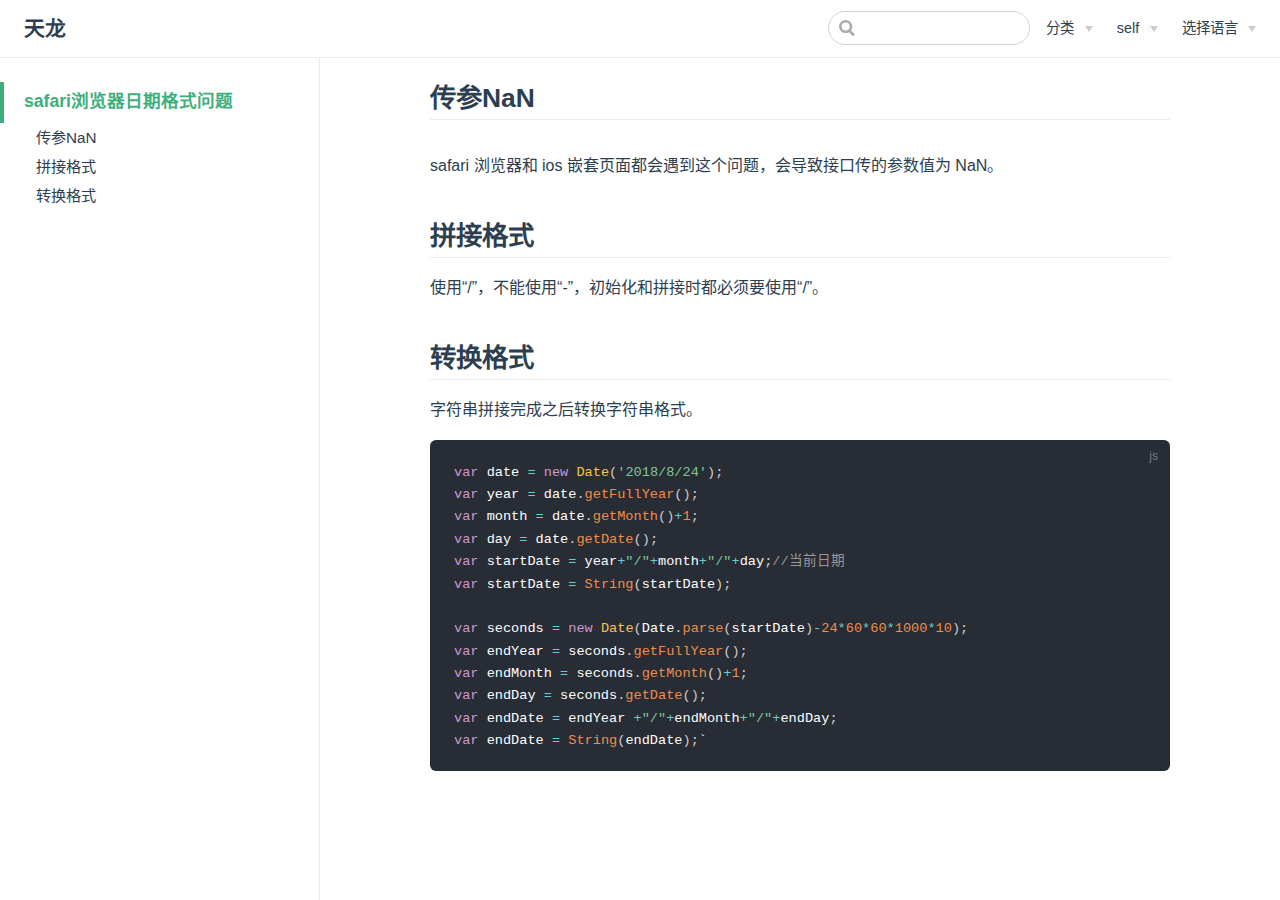
<file: pages/compatibility/safari浏览器日期格式.html>
<!DOCTYPE html>
<html lang="zh-CN">
  <head>
    <meta charset="utf-8">
    <meta name="viewport" content="width=device-width,initial-scale=1">
    <title>safari浏览器日期格式问题 | 天龙</title>
    <meta name="generator" content="VuePress 1.7.1">
    <link rel="icon" href="/logo.jpg">
    <meta name="description" content="技术分享">
    
    <link rel="preload" href="/assets/css/0.styles.e94a81ac.css" as="style"><link rel="preload" href="/assets/js/app.d3b292d9.js" as="script"><link rel="preload" href="/assets/js/3.45349a97.js" as="script"><link rel="preload" href="/assets/js/12.8705fdaf.js" as="script"><link rel="prefetch" href="/assets/js/10.5481cd92.js"><link rel="prefetch" href="/assets/js/11.f1c3bcc6.js"><link rel="prefetch" href="/assets/js/13.0af06425.js"><link rel="prefetch" href="/assets/js/14.3570fe46.js"><link rel="prefetch" href="/assets/js/15.b6e200a1.js"><link rel="prefetch" href="/assets/js/16.48288415.js"><link rel="prefetch" href="/assets/js/17.8008e719.js"><link rel="prefetch" href="/assets/js/18.bf1d15c3.js"><link rel="prefetch" href="/assets/js/19.ad92112e.js"><link rel="prefetch" href="/assets/js/20.44bd0335.js"><link rel="prefetch" href="/assets/js/21.79ff97f4.js"><link rel="prefetch" href="/assets/js/22.c1c531ec.js"><link rel="prefetch" href="/assets/js/23.bfe0727d.js"><link rel="prefetch" href="/assets/js/24.0e813f7b.js"><link rel="prefetch" href="/assets/js/25.740b311e.js"><link rel="prefetch" href="/assets/js/26.d5c481b3.js"><link rel="prefetch" href="/assets/js/4.92579b60.js"><link rel="prefetch" href="/assets/js/5.0eb233cd.js"><link rel="prefetch" href="/assets/js/6.aef71827.js"><link rel="prefetch" href="/assets/js/7.27a322fa.js"><link rel="prefetch" href="/assets/js/8.4842b463.js"><link rel="prefetch" href="/assets/js/9.b006a847.js"><link rel="prefetch" href="/assets/js/vendors~docsearch.4b42ec77.js">
    <link rel="stylesheet" href="/assets/css/0.styles.e94a81ac.css">
  </head>
  <body>
    <div id="app" data-server-rendered="true"><div class="theme-container"><header class="navbar"><div class="sidebar-button"><svg xmlns="http://www.w3.org/2000/svg" aria-hidden="true" role="img" viewBox="0 0 448 512" class="icon"><path fill="currentColor" d="M436 124H12c-6.627 0-12-5.373-12-12V80c0-6.627 5.373-12 12-12h424c6.627 0 12 5.373 12 12v32c0 6.627-5.373 12-12 12zm0 160H12c-6.627 0-12-5.373-12-12v-32c0-6.627 5.373-12 12-12h424c6.627 0 12 5.373 12 12v32c0 6.627-5.373 12-12 12zm0 160H12c-6.627 0-12-5.373-12-12v-32c0-6.627 5.373-12 12-12h424c6.627 0 12 5.373 12 12v32c0 6.627-5.373 12-12 12z"></path></svg></div> <a href="/" class="home-link router-link-active"><!----> <span class="site-name">天龙</span></a> <div class="links"><div class="search-box"><input aria-label="Search" autocomplete="off" spellcheck="false" value=""> <!----></div> <nav class="nav-links can-hide"><div class="nav-item"><div class="dropdown-wrapper"><button type="button" aria-label="分类" class="dropdown-title"><span class="title">分类</span> <span class="arrow down"></span></button> <button type="button" aria-label="分类" class="mobile-dropdown-title"><span class="title">分类</span> <span class="arrow right"></span></button> <ul class="nav-dropdown" style="display:none;"><li class="dropdown-item"><!----> <a href="/pages/css/" class="nav-link">
  CSS
</a></li><li class="dropdown-item"><!----> <a href="/pages/javaScript/" class="nav-link">
  Javascript
</a></li><li class="dropdown-item"><!----> <a href="/pages/vue/" class="nav-link">
  Vue
</a></li><li class="dropdown-item"><!----> <a href="/pages/compatibility/" class="nav-link router-link-active">
  兼容
</a></li><li class="dropdown-item"><!----> <a href="/pages/git/" class="nav-link">
  git
</a></li></ul></div></div><div class="nav-item"><div class="dropdown-wrapper"><button type="button" aria-label="self" class="dropdown-title"><span class="title">self</span> <span class="arrow down"></span></button> <button type="button" aria-label="self" class="mobile-dropdown-title"><span class="title">self</span> <span class="arrow right"></span></button> <ul class="nav-dropdown" style="display:none;"><li class="dropdown-item"><!----> <a href="/pages/notes/" class="nav-link">
  个人笔记
</a></li><li class="dropdown-item"><!----> <a href="/pages/problems/" class="nav-link">
  问题总结
</a></li></ul></div></div><div class="nav-item"><div class="dropdown-wrapper"><button type="button" aria-label="Select language" class="dropdown-title"><span class="title">选择语言</span> <span class="arrow down"></span></button> <button type="button" aria-label="Select language" class="mobile-dropdown-title"><span class="title">选择语言</span> <span class="arrow right"></span></button> <ul class="nav-dropdown" style="display:none;"><li class="dropdown-item"><!----> <a href="/pages/compatibility/safari浏览器日期格式.html" class="nav-link">
  简体中文
</a></li><li class="dropdown-item"><!----> <a href="/en.html" class="nav-link">
  en-US
</a></li></ul></div></div> <!----></nav></div></header> <div class="sidebar-mask"></div> <aside class="sidebar"><nav class="nav-links"><div class="nav-item"><div class="dropdown-wrapper"><button type="button" aria-label="分类" class="dropdown-title"><span class="title">分类</span> <span class="arrow down"></span></button> <button type="button" aria-label="分类" class="mobile-dropdown-title"><span class="title">分类</span> <span class="arrow right"></span></button> <ul class="nav-dropdown" style="display:none;"><li class="dropdown-item"><!----> <a href="/pages/css/" class="nav-link">
  CSS
</a></li><li class="dropdown-item"><!----> <a href="/pages/javaScript/" class="nav-link">
  Javascript
</a></li><li class="dropdown-item"><!----> <a href="/pages/vue/" class="nav-link">
  Vue
</a></li><li class="dropdown-item"><!----> <a href="/pages/compatibility/" class="nav-link router-link-active">
  兼容
</a></li><li class="dropdown-item"><!----> <a href="/pages/git/" class="nav-link">
  git
</a></li></ul></div></div><div class="nav-item"><div class="dropdown-wrapper"><button type="button" aria-label="self" class="dropdown-title"><span class="title">self</span> <span class="arrow down"></span></button> <button type="button" aria-label="self" class="mobile-dropdown-title"><span class="title">self</span> <span class="arrow right"></span></button> <ul class="nav-dropdown" style="display:none;"><li class="dropdown-item"><!----> <a href="/pages/notes/" class="nav-link">
  个人笔记
</a></li><li class="dropdown-item"><!----> <a href="/pages/problems/" class="nav-link">
  问题总结
</a></li></ul></div></div><div class="nav-item"><div class="dropdown-wrapper"><button type="button" aria-label="Select language" class="dropdown-title"><span class="title">选择语言</span> <span class="arrow down"></span></button> <button type="button" aria-label="Select language" class="mobile-dropdown-title"><span class="title">选择语言</span> <span class="arrow right"></span></button> <ul class="nav-dropdown" style="display:none;"><li class="dropdown-item"><!----> <a href="/pages/compatibility/safari浏览器日期格式.html" class="nav-link">
  简体中文
</a></li><li class="dropdown-item"><!----> <a href="/en.html" class="nav-link">
  en-US
</a></li></ul></div></div> <!----></nav>  <ul class="sidebar-links"><li><a href="/pages/compatibility/safari浏览器日期格式.html" class="active sidebar-link">safari浏览器日期格式问题</a><ul class="sidebar-sub-headers"><li class="sidebar-sub-header"><a href="/pages/compatibility/safari浏览器日期格式.html#传参nan" class="sidebar-link">传参NaN</a></li><li class="sidebar-sub-header"><a href="/pages/compatibility/safari浏览器日期格式.html#拼接格式" class="sidebar-link">拼接格式</a></li><li class="sidebar-sub-header"><a href="/pages/compatibility/safari浏览器日期格式.html#转换格式" class="sidebar-link">转换格式</a></li></ul></li></ul> </aside> <main class="page"> <div class="theme-default-content content__default"><h2 id="传参nan"><a href="#传参nan" class="header-anchor">#</a> 传参NaN</h2> <p>safari 浏览器和 ios 嵌套页面都会遇到这个问题，会导致接口传的参数值为 NaN。</p> <h2 id="拼接格式"><a href="#拼接格式" class="header-anchor">#</a> 拼接格式</h2> <p>使用“/”，不能使用“-”，初始化和拼接时都必须要使用“/”。</p> <h2 id="转换格式"><a href="#转换格式" class="header-anchor">#</a> 转换格式</h2> <p>字符串拼接完成之后转换字符串格式。</p> <div class="language-javascript extra-class"><pre class="language-javascript"><code><span class="token keyword">var</span> date <span class="token operator">=</span> <span class="token keyword">new</span> <span class="token class-name">Date</span><span class="token punctuation">(</span><span class="token string">'2018/8/24'</span><span class="token punctuation">)</span><span class="token punctuation">;</span>
<span class="token keyword">var</span> year <span class="token operator">=</span> date<span class="token punctuation">.</span><span class="token function">getFullYear</span><span class="token punctuation">(</span><span class="token punctuation">)</span><span class="token punctuation">;</span>
<span class="token keyword">var</span> month <span class="token operator">=</span> date<span class="token punctuation">.</span><span class="token function">getMonth</span><span class="token punctuation">(</span><span class="token punctuation">)</span><span class="token operator">+</span><span class="token number">1</span><span class="token punctuation">;</span>
<span class="token keyword">var</span> day <span class="token operator">=</span> date<span class="token punctuation">.</span><span class="token function">getDate</span><span class="token punctuation">(</span><span class="token punctuation">)</span><span class="token punctuation">;</span>
<span class="token keyword">var</span> startDate <span class="token operator">=</span> year<span class="token operator">+</span><span class="token string">&quot;/&quot;</span><span class="token operator">+</span>month<span class="token operator">+</span><span class="token string">&quot;/&quot;</span><span class="token operator">+</span>day<span class="token punctuation">;</span><span class="token comment">//当前日期</span>
<span class="token keyword">var</span> startDate <span class="token operator">=</span> <span class="token function">String</span><span class="token punctuation">(</span>startDate<span class="token punctuation">)</span><span class="token punctuation">;</span>

<span class="token keyword">var</span> seconds <span class="token operator">=</span> <span class="token keyword">new</span> <span class="token class-name">Date</span><span class="token punctuation">(</span>Date<span class="token punctuation">.</span><span class="token function">parse</span><span class="token punctuation">(</span>startDate<span class="token punctuation">)</span><span class="token operator">-</span><span class="token number">24</span><span class="token operator">*</span><span class="token number">60</span><span class="token operator">*</span><span class="token number">60</span><span class="token operator">*</span><span class="token number">1000</span><span class="token operator">*</span><span class="token number">10</span><span class="token punctuation">)</span><span class="token punctuation">;</span>
<span class="token keyword">var</span> endYear <span class="token operator">=</span> seconds<span class="token punctuation">.</span><span class="token function">getFullYear</span><span class="token punctuation">(</span><span class="token punctuation">)</span><span class="token punctuation">;</span>
<span class="token keyword">var</span> endMonth <span class="token operator">=</span> seconds<span class="token punctuation">.</span><span class="token function">getMonth</span><span class="token punctuation">(</span><span class="token punctuation">)</span><span class="token operator">+</span><span class="token number">1</span><span class="token punctuation">;</span>
<span class="token keyword">var</span> endDay <span class="token operator">=</span> seconds<span class="token punctuation">.</span><span class="token function">getDate</span><span class="token punctuation">(</span><span class="token punctuation">)</span><span class="token punctuation">;</span>
<span class="token keyword">var</span> endDate <span class="token operator">=</span> endYear <span class="token operator">+</span><span class="token string">&quot;/&quot;</span><span class="token operator">+</span>endMonth<span class="token operator">+</span><span class="token string">&quot;/&quot;</span><span class="token operator">+</span>endDay<span class="token punctuation">;</span>
<span class="token keyword">var</span> endDate <span class="token operator">=</span> <span class="token function">String</span><span class="token punctuation">(</span>endDate<span class="token punctuation">)</span><span class="token punctuation">;</span>`
</code></pre></div></div> <footer class="page-edit"><!----> <!----></footer> <!----> </main></div><div class="global-ui"></div></div>
    <script src="/assets/js/app.d3b292d9.js" defer></script><script src="/assets/js/3.45349a97.js" defer></script><script src="/assets/js/12.8705fdaf.js" defer></script>
  </body>
</html>
</file>
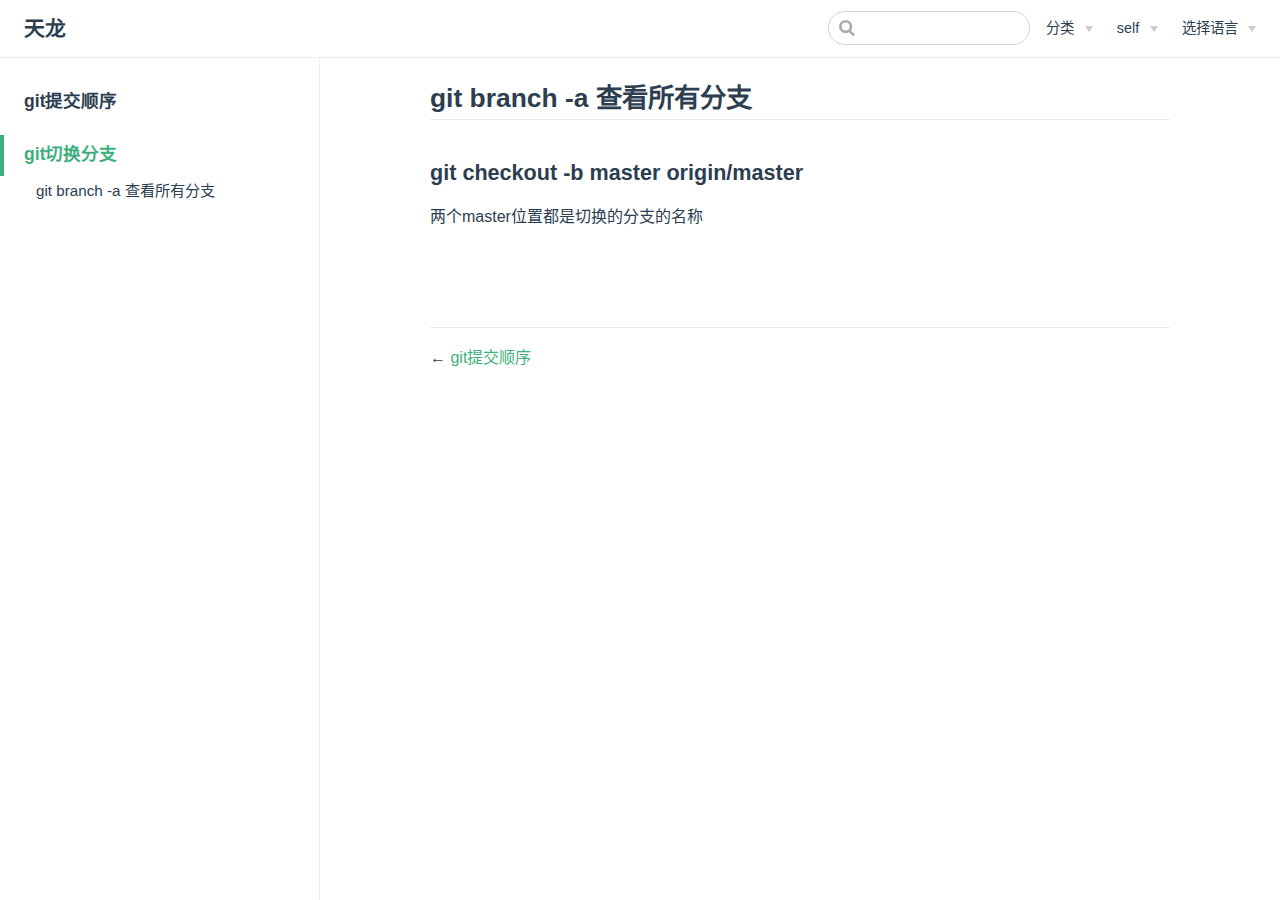
<file: pages/git/git切换分支.html>
<!DOCTYPE html>
<html lang="zh-CN">
  <head>
    <meta charset="utf-8">
    <meta name="viewport" content="width=device-width,initial-scale=1">
    <title>git切换分支 | 天龙</title>
    <meta name="generator" content="VuePress 1.7.1">
    <link rel="icon" href="/logo.jpg">
    <meta name="description" content="技术分享">
    
    <link rel="preload" href="/assets/css/0.styles.e94a81ac.css" as="style"><link rel="preload" href="/assets/js/app.d3b292d9.js" as="script"><link rel="preload" href="/assets/js/3.45349a97.js" as="script"><link rel="preload" href="/assets/js/18.bf1d15c3.js" as="script"><link rel="prefetch" href="/assets/js/10.5481cd92.js"><link rel="prefetch" href="/assets/js/11.f1c3bcc6.js"><link rel="prefetch" href="/assets/js/12.8705fdaf.js"><link rel="prefetch" href="/assets/js/13.0af06425.js"><link rel="prefetch" href="/assets/js/14.3570fe46.js"><link rel="prefetch" href="/assets/js/15.b6e200a1.js"><link rel="prefetch" href="/assets/js/16.48288415.js"><link rel="prefetch" href="/assets/js/17.8008e719.js"><link rel="prefetch" href="/assets/js/19.ad92112e.js"><link rel="prefetch" href="/assets/js/20.44bd0335.js"><link rel="prefetch" href="/assets/js/21.79ff97f4.js"><link rel="prefetch" href="/assets/js/22.c1c531ec.js"><link rel="prefetch" href="/assets/js/23.bfe0727d.js"><link rel="prefetch" href="/assets/js/24.0e813f7b.js"><link rel="prefetch" href="/assets/js/25.740b311e.js"><link rel="prefetch" href="/assets/js/26.d5c481b3.js"><link rel="prefetch" href="/assets/js/4.92579b60.js"><link rel="prefetch" href="/assets/js/5.0eb233cd.js"><link rel="prefetch" href="/assets/js/6.aef71827.js"><link rel="prefetch" href="/assets/js/7.27a322fa.js"><link rel="prefetch" href="/assets/js/8.4842b463.js"><link rel="prefetch" href="/assets/js/9.b006a847.js"><link rel="prefetch" href="/assets/js/vendors~docsearch.4b42ec77.js">
    <link rel="stylesheet" href="/assets/css/0.styles.e94a81ac.css">
  </head>
  <body>
    <div id="app" data-server-rendered="true"><div class="theme-container"><header class="navbar"><div class="sidebar-button"><svg xmlns="http://www.w3.org/2000/svg" aria-hidden="true" role="img" viewBox="0 0 448 512" class="icon"><path fill="currentColor" d="M436 124H12c-6.627 0-12-5.373-12-12V80c0-6.627 5.373-12 12-12h424c6.627 0 12 5.373 12 12v32c0 6.627-5.373 12-12 12zm0 160H12c-6.627 0-12-5.373-12-12v-32c0-6.627 5.373-12 12-12h424c6.627 0 12 5.373 12 12v32c0 6.627-5.373 12-12 12zm0 160H12c-6.627 0-12-5.373-12-12v-32c0-6.627 5.373-12 12-12h424c6.627 0 12 5.373 12 12v32c0 6.627-5.373 12-12 12z"></path></svg></div> <a href="/" class="home-link router-link-active"><!----> <span class="site-name">天龙</span></a> <div class="links"><div class="search-box"><input aria-label="Search" autocomplete="off" spellcheck="false" value=""> <!----></div> <nav class="nav-links can-hide"><div class="nav-item"><div class="dropdown-wrapper"><button type="button" aria-label="分类" class="dropdown-title"><span class="title">分类</span> <span class="arrow down"></span></button> <button type="button" aria-label="分类" class="mobile-dropdown-title"><span class="title">分类</span> <span class="arrow right"></span></button> <ul class="nav-dropdown" style="display:none;"><li class="dropdown-item"><!----> <a href="/pages/css/" class="nav-link">
  CSS
</a></li><li class="dropdown-item"><!----> <a href="/pages/javaScript/" class="nav-link">
  Javascript
</a></li><li class="dropdown-item"><!----> <a href="/pages/vue/" class="nav-link">
  Vue
</a></li><li class="dropdown-item"><!----> <a href="/pages/compatibility/" class="nav-link">
  兼容
</a></li><li class="dropdown-item"><!----> <a href="/pages/git/" class="nav-link router-link-active">
  git
</a></li></ul></div></div><div class="nav-item"><div class="dropdown-wrapper"><button type="button" aria-label="self" class="dropdown-title"><span class="title">self</span> <span class="arrow down"></span></button> <button type="button" aria-label="self" class="mobile-dropdown-title"><span class="title">self</span> <span class="arrow right"></span></button> <ul class="nav-dropdown" style="display:none;"><li class="dropdown-item"><!----> <a href="/pages/notes/" class="nav-link">
  个人笔记
</a></li><li class="dropdown-item"><!----> <a href="/pages/problems/" class="nav-link">
  问题总结
</a></li></ul></div></div><div class="nav-item"><div class="dropdown-wrapper"><button type="button" aria-label="Select language" class="dropdown-title"><span class="title">选择语言</span> <span class="arrow down"></span></button> <button type="button" aria-label="Select language" class="mobile-dropdown-title"><span class="title">选择语言</span> <span class="arrow right"></span></button> <ul class="nav-dropdown" style="display:none;"><li class="dropdown-item"><!----> <a href="/pages/git/git切换分支.html" class="nav-link">
  简体中文
</a></li><li class="dropdown-item"><!----> <a href="/en.html" class="nav-link">
  en-US
</a></li></ul></div></div> <!----></nav></div></header> <div class="sidebar-mask"></div> <aside class="sidebar"><nav class="nav-links"><div class="nav-item"><div class="dropdown-wrapper"><button type="button" aria-label="分类" class="dropdown-title"><span class="title">分类</span> <span class="arrow down"></span></button> <button type="button" aria-label="分类" class="mobile-dropdown-title"><span class="title">分类</span> <span class="arrow right"></span></button> <ul class="nav-dropdown" style="display:none;"><li class="dropdown-item"><!----> <a href="/pages/css/" class="nav-link">
  CSS
</a></li><li class="dropdown-item"><!----> <a href="/pages/javaScript/" class="nav-link">
  Javascript
</a></li><li class="dropdown-item"><!----> <a href="/pages/vue/" class="nav-link">
  Vue
</a></li><li class="dropdown-item"><!----> <a href="/pages/compatibility/" class="nav-link">
  兼容
</a></li><li class="dropdown-item"><!----> <a href="/pages/git/" class="nav-link router-link-active">
  git
</a></li></ul></div></div><div class="nav-item"><div class="dropdown-wrapper"><button type="button" aria-label="self" class="dropdown-title"><span class="title">self</span> <span class="arrow down"></span></button> <button type="button" aria-label="self" class="mobile-dropdown-title"><span class="title">self</span> <span class="arrow right"></span></button> <ul class="nav-dropdown" style="display:none;"><li class="dropdown-item"><!----> <a href="/pages/notes/" class="nav-link">
  个人笔记
</a></li><li class="dropdown-item"><!----> <a href="/pages/problems/" class="nav-link">
  问题总结
</a></li></ul></div></div><div class="nav-item"><div class="dropdown-wrapper"><button type="button" aria-label="Select language" class="dropdown-title"><span class="title">选择语言</span> <span class="arrow down"></span></button> <button type="button" aria-label="Select language" class="mobile-dropdown-title"><span class="title">选择语言</span> <span class="arrow right"></span></button> <ul class="nav-dropdown" style="display:none;"><li class="dropdown-item"><!----> <a href="/pages/git/git切换分支.html" class="nav-link">
  简体中文
</a></li><li class="dropdown-item"><!----> <a href="/en.html" class="nav-link">
  en-US
</a></li></ul></div></div> <!----></nav>  <ul class="sidebar-links"><li><a href="/pages/git/git提交顺序.html" class="sidebar-link">git提交顺序</a></li><li><a href="/pages/git/git切换分支.html" class="active sidebar-link">git切换分支</a><ul class="sidebar-sub-headers"><li class="sidebar-sub-header"><a href="/pages/git/git切换分支.html#git-branch-a-查看所有分支" class="sidebar-link">git branch -a  查看所有分支</a></li></ul></li></ul> </aside> <main class="page"> <div class="theme-default-content content__default"><h2 id="git-branch-a-查看所有分支"><a href="#git-branch-a-查看所有分支" class="header-anchor">#</a> git branch -a  查看所有分支</h2> <h3 id="git-checkout-b-master-origin-master"><a href="#git-checkout-b-master-origin-master" class="header-anchor">#</a> git checkout -b master origin/master</h3> <p>两个master位置都是切换的分支的名称</p></div> <footer class="page-edit"><!----> <!----></footer> <div class="page-nav"><p class="inner"><span class="prev">
      ←
      <a href="/pages/git/git提交顺序.html" class="prev">
        git提交顺序
      </a></span> <!----></p></div> </main></div><div class="global-ui"></div></div>
    <script src="/assets/js/app.d3b292d9.js" defer></script><script src="/assets/js/3.45349a97.js" defer></script><script src="/assets/js/18.bf1d15c3.js" defer></script>
  </body>
</html>
</file>
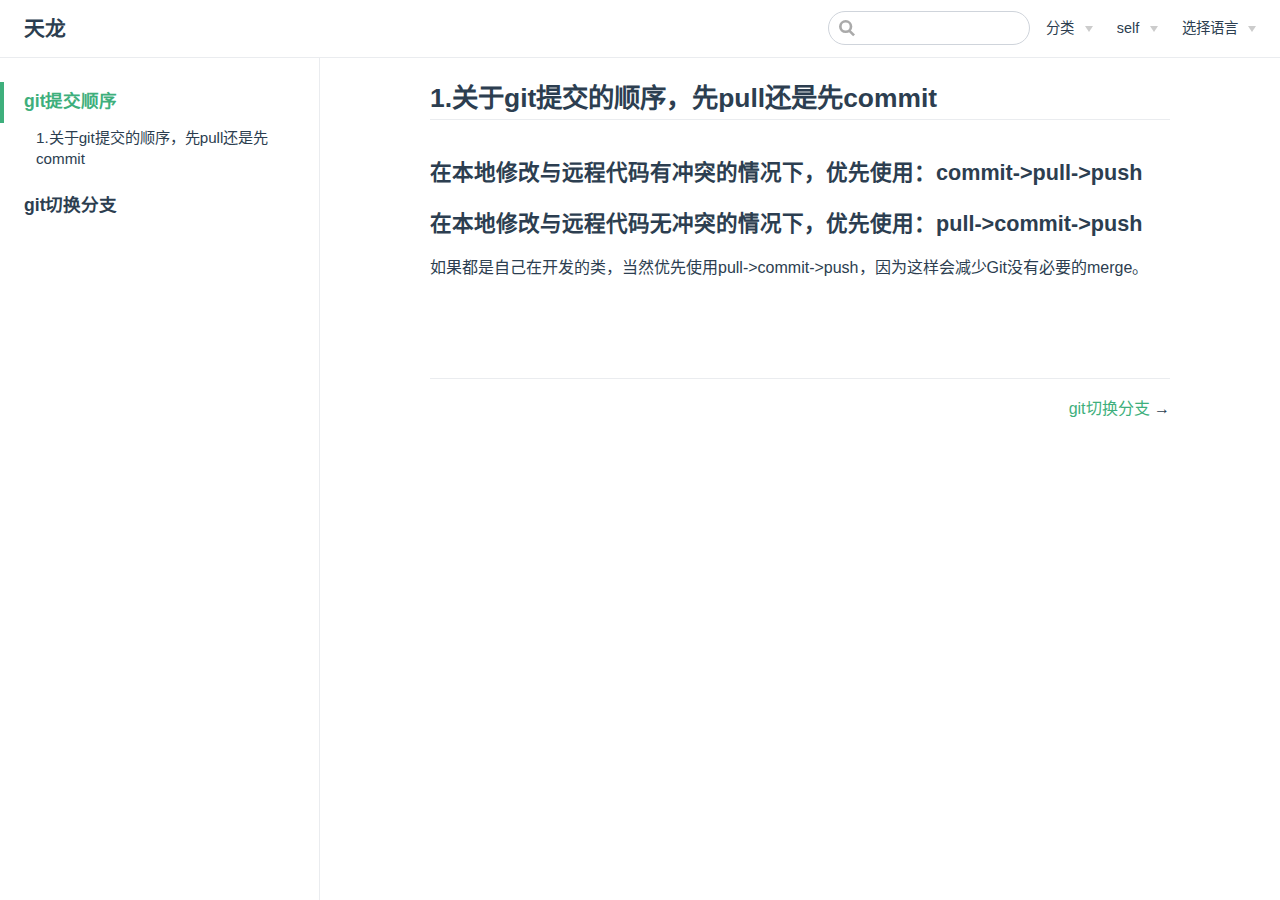
<file: pages/git/git提交顺序.html>
<!DOCTYPE html>
<html lang="zh-CN">
  <head>
    <meta charset="utf-8">
    <meta name="viewport" content="width=device-width,initial-scale=1">
    <title>git提交顺序 | 天龙</title>
    <meta name="generator" content="VuePress 1.7.1">
    <link rel="icon" href="/logo.jpg">
    <meta name="description" content="技术分享">
    
    <link rel="preload" href="/assets/css/0.styles.e94a81ac.css" as="style"><link rel="preload" href="/assets/js/app.d3b292d9.js" as="script"><link rel="preload" href="/assets/js/3.45349a97.js" as="script"><link rel="preload" href="/assets/js/19.ad92112e.js" as="script"><link rel="prefetch" href="/assets/js/10.5481cd92.js"><link rel="prefetch" href="/assets/js/11.f1c3bcc6.js"><link rel="prefetch" href="/assets/js/12.8705fdaf.js"><link rel="prefetch" href="/assets/js/13.0af06425.js"><link rel="prefetch" href="/assets/js/14.3570fe46.js"><link rel="prefetch" href="/assets/js/15.b6e200a1.js"><link rel="prefetch" href="/assets/js/16.48288415.js"><link rel="prefetch" href="/assets/js/17.8008e719.js"><link rel="prefetch" href="/assets/js/18.bf1d15c3.js"><link rel="prefetch" href="/assets/js/20.44bd0335.js"><link rel="prefetch" href="/assets/js/21.79ff97f4.js"><link rel="prefetch" href="/assets/js/22.c1c531ec.js"><link rel="prefetch" href="/assets/js/23.bfe0727d.js"><link rel="prefetch" href="/assets/js/24.0e813f7b.js"><link rel="prefetch" href="/assets/js/25.740b311e.js"><link rel="prefetch" href="/assets/js/26.d5c481b3.js"><link rel="prefetch" href="/assets/js/4.92579b60.js"><link rel="prefetch" href="/assets/js/5.0eb233cd.js"><link rel="prefetch" href="/assets/js/6.aef71827.js"><link rel="prefetch" href="/assets/js/7.27a322fa.js"><link rel="prefetch" href="/assets/js/8.4842b463.js"><link rel="prefetch" href="/assets/js/9.b006a847.js"><link rel="prefetch" href="/assets/js/vendors~docsearch.4b42ec77.js">
    <link rel="stylesheet" href="/assets/css/0.styles.e94a81ac.css">
  </head>
  <body>
    <div id="app" data-server-rendered="true"><div class="theme-container"><header class="navbar"><div class="sidebar-button"><svg xmlns="http://www.w3.org/2000/svg" aria-hidden="true" role="img" viewBox="0 0 448 512" class="icon"><path fill="currentColor" d="M436 124H12c-6.627 0-12-5.373-12-12V80c0-6.627 5.373-12 12-12h424c6.627 0 12 5.373 12 12v32c0 6.627-5.373 12-12 12zm0 160H12c-6.627 0-12-5.373-12-12v-32c0-6.627 5.373-12 12-12h424c6.627 0 12 5.373 12 12v32c0 6.627-5.373 12-12 12zm0 160H12c-6.627 0-12-5.373-12-12v-32c0-6.627 5.373-12 12-12h424c6.627 0 12 5.373 12 12v32c0 6.627-5.373 12-12 12z"></path></svg></div> <a href="/" class="home-link router-link-active"><!----> <span class="site-name">天龙</span></a> <div class="links"><div class="search-box"><input aria-label="Search" autocomplete="off" spellcheck="false" value=""> <!----></div> <nav class="nav-links can-hide"><div class="nav-item"><div class="dropdown-wrapper"><button type="button" aria-label="分类" class="dropdown-title"><span class="title">分类</span> <span class="arrow down"></span></button> <button type="button" aria-label="分类" class="mobile-dropdown-title"><span class="title">分类</span> <span class="arrow right"></span></button> <ul class="nav-dropdown" style="display:none;"><li class="dropdown-item"><!----> <a href="/pages/css/" class="nav-link">
  CSS
</a></li><li class="dropdown-item"><!----> <a href="/pages/javaScript/" class="nav-link">
  Javascript
</a></li><li class="dropdown-item"><!----> <a href="/pages/vue/" class="nav-link">
  Vue
</a></li><li class="dropdown-item"><!----> <a href="/pages/compatibility/" class="nav-link">
  兼容
</a></li><li class="dropdown-item"><!----> <a href="/pages/git/" class="nav-link router-link-active">
  git
</a></li></ul></div></div><div class="nav-item"><div class="dropdown-wrapper"><button type="button" aria-label="self" class="dropdown-title"><span class="title">self</span> <span class="arrow down"></span></button> <button type="button" aria-label="self" class="mobile-dropdown-title"><span class="title">self</span> <span class="arrow right"></span></button> <ul class="nav-dropdown" style="display:none;"><li class="dropdown-item"><!----> <a href="/pages/notes/" class="nav-link">
  个人笔记
</a></li><li class="dropdown-item"><!----> <a href="/pages/problems/" class="nav-link">
  问题总结
</a></li></ul></div></div><div class="nav-item"><div class="dropdown-wrapper"><button type="button" aria-label="Select language" class="dropdown-title"><span class="title">选择语言</span> <span class="arrow down"></span></button> <button type="button" aria-label="Select language" class="mobile-dropdown-title"><span class="title">选择语言</span> <span class="arrow right"></span></button> <ul class="nav-dropdown" style="display:none;"><li class="dropdown-item"><!----> <a href="/pages/git/git提交顺序.html" class="nav-link">
  简体中文
</a></li><li class="dropdown-item"><!----> <a href="/en.html" class="nav-link">
  en-US
</a></li></ul></div></div> <!----></nav></div></header> <div class="sidebar-mask"></div> <aside class="sidebar"><nav class="nav-links"><div class="nav-item"><div class="dropdown-wrapper"><button type="button" aria-label="分类" class="dropdown-title"><span class="title">分类</span> <span class="arrow down"></span></button> <button type="button" aria-label="分类" class="mobile-dropdown-title"><span class="title">分类</span> <span class="arrow right"></span></button> <ul class="nav-dropdown" style="display:none;"><li class="dropdown-item"><!----> <a href="/pages/css/" class="nav-link">
  CSS
</a></li><li class="dropdown-item"><!----> <a href="/pages/javaScript/" class="nav-link">
  Javascript
</a></li><li class="dropdown-item"><!----> <a href="/pages/vue/" class="nav-link">
  Vue
</a></li><li class="dropdown-item"><!----> <a href="/pages/compatibility/" class="nav-link">
  兼容
</a></li><li class="dropdown-item"><!----> <a href="/pages/git/" class="nav-link router-link-active">
  git
</a></li></ul></div></div><div class="nav-item"><div class="dropdown-wrapper"><button type="button" aria-label="self" class="dropdown-title"><span class="title">self</span> <span class="arrow down"></span></button> <button type="button" aria-label="self" class="mobile-dropdown-title"><span class="title">self</span> <span class="arrow right"></span></button> <ul class="nav-dropdown" style="display:none;"><li class="dropdown-item"><!----> <a href="/pages/notes/" class="nav-link">
  个人笔记
</a></li><li class="dropdown-item"><!----> <a href="/pages/problems/" class="nav-link">
  问题总结
</a></li></ul></div></div><div class="nav-item"><div class="dropdown-wrapper"><button type="button" aria-label="Select language" class="dropdown-title"><span class="title">选择语言</span> <span class="arrow down"></span></button> <button type="button" aria-label="Select language" class="mobile-dropdown-title"><span class="title">选择语言</span> <span class="arrow right"></span></button> <ul class="nav-dropdown" style="display:none;"><li class="dropdown-item"><!----> <a href="/pages/git/git提交顺序.html" class="nav-link">
  简体中文
</a></li><li class="dropdown-item"><!----> <a href="/en.html" class="nav-link">
  en-US
</a></li></ul></div></div> <!----></nav>  <ul class="sidebar-links"><li><a href="/pages/git/git提交顺序.html" class="active sidebar-link">git提交顺序</a><ul class="sidebar-sub-headers"><li class="sidebar-sub-header"><a href="/pages/git/git提交顺序.html#_1-关于git提交的顺序-先pull还是先commit" class="sidebar-link">1.关于git提交的顺序，先pull还是先commit</a></li></ul></li><li><a href="/pages/git/git切换分支.html" class="sidebar-link">git切换分支</a></li></ul> </aside> <main class="page"> <div class="theme-default-content content__default"><h2 id="_1-关于git提交的顺序-先pull还是先commit"><a href="#_1-关于git提交的顺序-先pull还是先commit" class="header-anchor">#</a> 1.关于git提交的顺序，先pull还是先commit</h2> <h3 id="在本地修改与远程代码有冲突的情况下-优先使用-commit-pull-push"><a href="#在本地修改与远程代码有冲突的情况下-优先使用-commit-pull-push" class="header-anchor">#</a> 在本地修改与远程代码有冲突的情况下，优先使用：commit-&gt;pull-&gt;push</h3> <h3 id="在本地修改与远程代码无冲突的情况下-优先使用-pull-commit-push"><a href="#在本地修改与远程代码无冲突的情况下-优先使用-pull-commit-push" class="header-anchor">#</a> 在本地修改与远程代码无冲突的情况下，优先使用：pull-&gt;commit-&gt;push</h3> <p>如果都是自己在开发的类，当然优先使用pull-&gt;commit-&gt;push，因为这样会减少Git没有必要的merge。</p></div> <footer class="page-edit"><!----> <!----></footer> <div class="page-nav"><p class="inner"><!----> <span class="next"><a href="/pages/git/git切换分支.html">
        git切换分支
      </a>
      →
    </span></p></div> </main></div><div class="global-ui"></div></div>
    <script src="/assets/js/app.d3b292d9.js" defer></script><script src="/assets/js/3.45349a97.js" defer></script><script src="/assets/js/19.ad92112e.js" defer></script>
  </body>
</html>
</file>
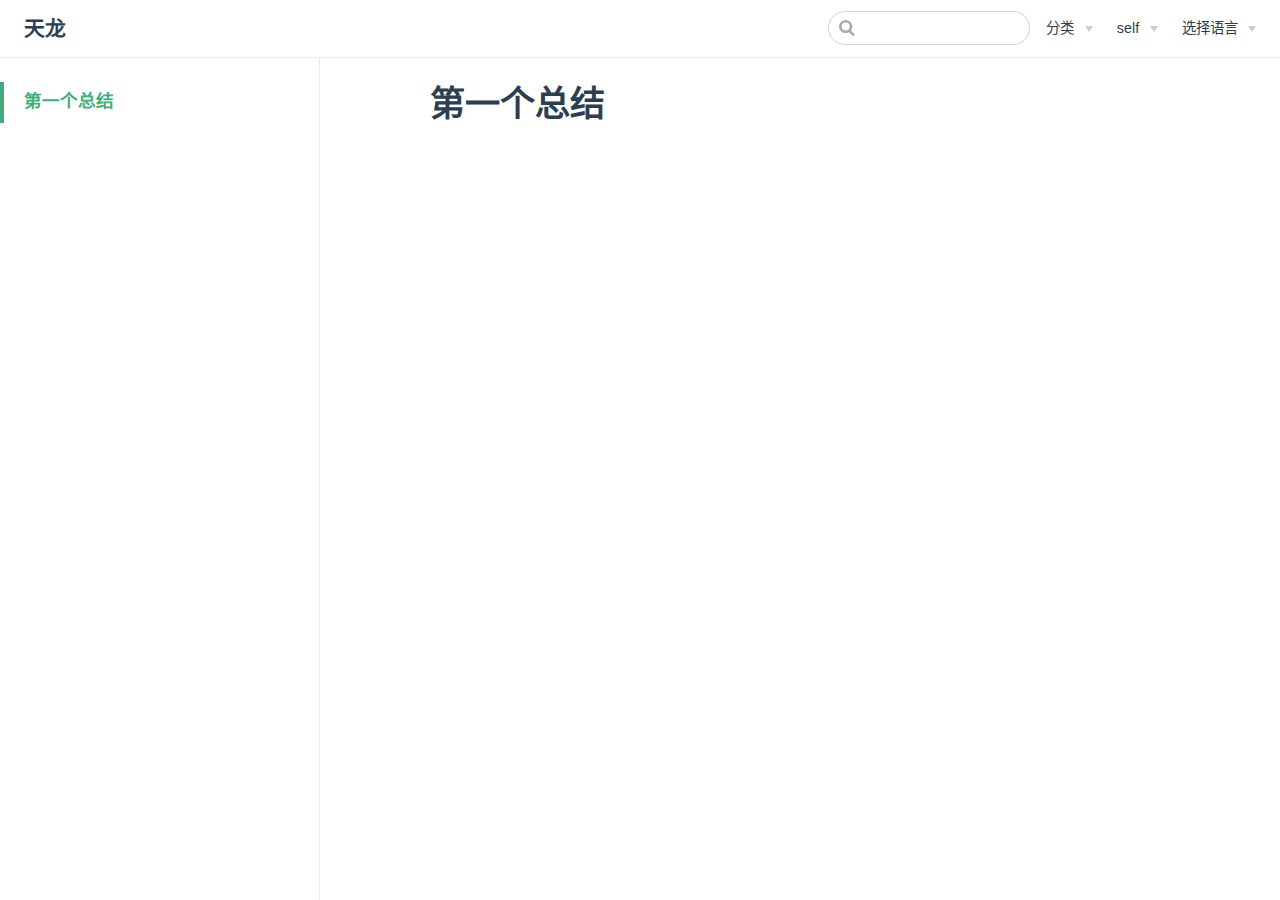
<file: pages/javaScript/第一.html>
<!DOCTYPE html>
<html lang="zh-CN">
  <head>
    <meta charset="utf-8">
    <meta name="viewport" content="width=device-width,initial-scale=1">
    <title>第一个总结 | 天龙</title>
    <meta name="generator" content="VuePress 1.7.1">
    <link rel="icon" href="/logo.jpg">
    <meta name="description" content="技术分享">
    
    <link rel="preload" href="/assets/css/0.styles.e94a81ac.css" as="style"><link rel="preload" href="/assets/js/app.d3b292d9.js" as="script"><link rel="preload" href="/assets/js/3.45349a97.js" as="script"><link rel="preload" href="/assets/js/21.79ff97f4.js" as="script"><link rel="prefetch" href="/assets/js/10.5481cd92.js"><link rel="prefetch" href="/assets/js/11.f1c3bcc6.js"><link rel="prefetch" href="/assets/js/12.8705fdaf.js"><link rel="prefetch" href="/assets/js/13.0af06425.js"><link rel="prefetch" href="/assets/js/14.3570fe46.js"><link rel="prefetch" href="/assets/js/15.b6e200a1.js"><link rel="prefetch" href="/assets/js/16.48288415.js"><link rel="prefetch" href="/assets/js/17.8008e719.js"><link rel="prefetch" href="/assets/js/18.bf1d15c3.js"><link rel="prefetch" href="/assets/js/19.ad92112e.js"><link rel="prefetch" href="/assets/js/20.44bd0335.js"><link rel="prefetch" href="/assets/js/22.c1c531ec.js"><link rel="prefetch" href="/assets/js/23.bfe0727d.js"><link rel="prefetch" href="/assets/js/24.0e813f7b.js"><link rel="prefetch" href="/assets/js/25.740b311e.js"><link rel="prefetch" href="/assets/js/26.d5c481b3.js"><link rel="prefetch" href="/assets/js/4.92579b60.js"><link rel="prefetch" href="/assets/js/5.0eb233cd.js"><link rel="prefetch" href="/assets/js/6.aef71827.js"><link rel="prefetch" href="/assets/js/7.27a322fa.js"><link rel="prefetch" href="/assets/js/8.4842b463.js"><link rel="prefetch" href="/assets/js/9.b006a847.js"><link rel="prefetch" href="/assets/js/vendors~docsearch.4b42ec77.js">
    <link rel="stylesheet" href="/assets/css/0.styles.e94a81ac.css">
  </head>
  <body>
    <div id="app" data-server-rendered="true"><div class="theme-container"><header class="navbar"><div class="sidebar-button"><svg xmlns="http://www.w3.org/2000/svg" aria-hidden="true" role="img" viewBox="0 0 448 512" class="icon"><path fill="currentColor" d="M436 124H12c-6.627 0-12-5.373-12-12V80c0-6.627 5.373-12 12-12h424c6.627 0 12 5.373 12 12v32c0 6.627-5.373 12-12 12zm0 160H12c-6.627 0-12-5.373-12-12v-32c0-6.627 5.373-12 12-12h424c6.627 0 12 5.373 12 12v32c0 6.627-5.373 12-12 12zm0 160H12c-6.627 0-12-5.373-12-12v-32c0-6.627 5.373-12 12-12h424c6.627 0 12 5.373 12 12v32c0 6.627-5.373 12-12 12z"></path></svg></div> <a href="/" class="home-link router-link-active"><!----> <span class="site-name">天龙</span></a> <div class="links"><div class="search-box"><input aria-label="Search" autocomplete="off" spellcheck="false" value=""> <!----></div> <nav class="nav-links can-hide"><div class="nav-item"><div class="dropdown-wrapper"><button type="button" aria-label="分类" class="dropdown-title"><span class="title">分类</span> <span class="arrow down"></span></button> <button type="button" aria-label="分类" class="mobile-dropdown-title"><span class="title">分类</span> <span class="arrow right"></span></button> <ul class="nav-dropdown" style="display:none;"><li class="dropdown-item"><!----> <a href="/pages/css/" class="nav-link">
  CSS
</a></li><li class="dropdown-item"><!----> <a href="/pages/javaScript/" class="nav-link router-link-active">
  Javascript
</a></li><li class="dropdown-item"><!----> <a href="/pages/vue/" class="nav-link">
  Vue
</a></li><li class="dropdown-item"><!----> <a href="/pages/compatibility/" class="nav-link">
  兼容
</a></li><li class="dropdown-item"><!----> <a href="/pages/git/" class="nav-link">
  git
</a></li></ul></div></div><div class="nav-item"><div class="dropdown-wrapper"><button type="button" aria-label="self" class="dropdown-title"><span class="title">self</span> <span class="arrow down"></span></button> <button type="button" aria-label="self" class="mobile-dropdown-title"><span class="title">self</span> <span class="arrow right"></span></button> <ul class="nav-dropdown" style="display:none;"><li class="dropdown-item"><!----> <a href="/pages/notes/" class="nav-link">
  个人笔记
</a></li><li class="dropdown-item"><!----> <a href="/pages/problems/" class="nav-link">
  问题总结
</a></li></ul></div></div><div class="nav-item"><div class="dropdown-wrapper"><button type="button" aria-label="Select language" class="dropdown-title"><span class="title">选择语言</span> <span class="arrow down"></span></button> <button type="button" aria-label="Select language" class="mobile-dropdown-title"><span class="title">选择语言</span> <span class="arrow right"></span></button> <ul class="nav-dropdown" style="display:none;"><li class="dropdown-item"><!----> <a href="/pages/javaScript/第一.html" class="nav-link">
  简体中文
</a></li><li class="dropdown-item"><!----> <a href="/en.html" class="nav-link">
  en-US
</a></li></ul></div></div> <!----></nav></div></header> <div class="sidebar-mask"></div> <aside class="sidebar"><nav class="nav-links"><div class="nav-item"><div class="dropdown-wrapper"><button type="button" aria-label="分类" class="dropdown-title"><span class="title">分类</span> <span class="arrow down"></span></button> <button type="button" aria-label="分类" class="mobile-dropdown-title"><span class="title">分类</span> <span class="arrow right"></span></button> <ul class="nav-dropdown" style="display:none;"><li class="dropdown-item"><!----> <a href="/pages/css/" class="nav-link">
  CSS
</a></li><li class="dropdown-item"><!----> <a href="/pages/javaScript/" class="nav-link router-link-active">
  Javascript
</a></li><li class="dropdown-item"><!----> <a href="/pages/vue/" class="nav-link">
  Vue
</a></li><li class="dropdown-item"><!----> <a href="/pages/compatibility/" class="nav-link">
  兼容
</a></li><li class="dropdown-item"><!----> <a href="/pages/git/" class="nav-link">
  git
</a></li></ul></div></div><div class="nav-item"><div class="dropdown-wrapper"><button type="button" aria-label="self" class="dropdown-title"><span class="title">self</span> <span class="arrow down"></span></button> <button type="button" aria-label="self" class="mobile-dropdown-title"><span class="title">self</span> <span class="arrow right"></span></button> <ul class="nav-dropdown" style="display:none;"><li class="dropdown-item"><!----> <a href="/pages/notes/" class="nav-link">
  个人笔记
</a></li><li class="dropdown-item"><!----> <a href="/pages/problems/" class="nav-link">
  问题总结
</a></li></ul></div></div><div class="nav-item"><div class="dropdown-wrapper"><button type="button" aria-label="Select language" class="dropdown-title"><span class="title">选择语言</span> <span class="arrow down"></span></button> <button type="button" aria-label="Select language" class="mobile-dropdown-title"><span class="title">选择语言</span> <span class="arrow right"></span></button> <ul class="nav-dropdown" style="display:none;"><li class="dropdown-item"><!----> <a href="/pages/javaScript/第一.html" class="nav-link">
  简体中文
</a></li><li class="dropdown-item"><!----> <a href="/en.html" class="nav-link">
  en-US
</a></li></ul></div></div> <!----></nav>  <ul class="sidebar-links"><li><a href="/pages/javaScript/第一.html" class="active sidebar-link">第一个总结</a></li></ul> </aside> <main class="page"> <div class="theme-default-content content__default"><h1 id="第一个总结"><a href="#第一个总结" class="header-anchor">#</a> 第一个总结</h1></div> <footer class="page-edit"><!----> <!----></footer> <!----> </main></div><div class="global-ui"></div></div>
    <script src="/assets/js/app.d3b292d9.js" defer></script><script src="/assets/js/3.45349a97.js" defer></script><script src="/assets/js/21.79ff97f4.js" defer></script>
  </body>
</html>
</file>
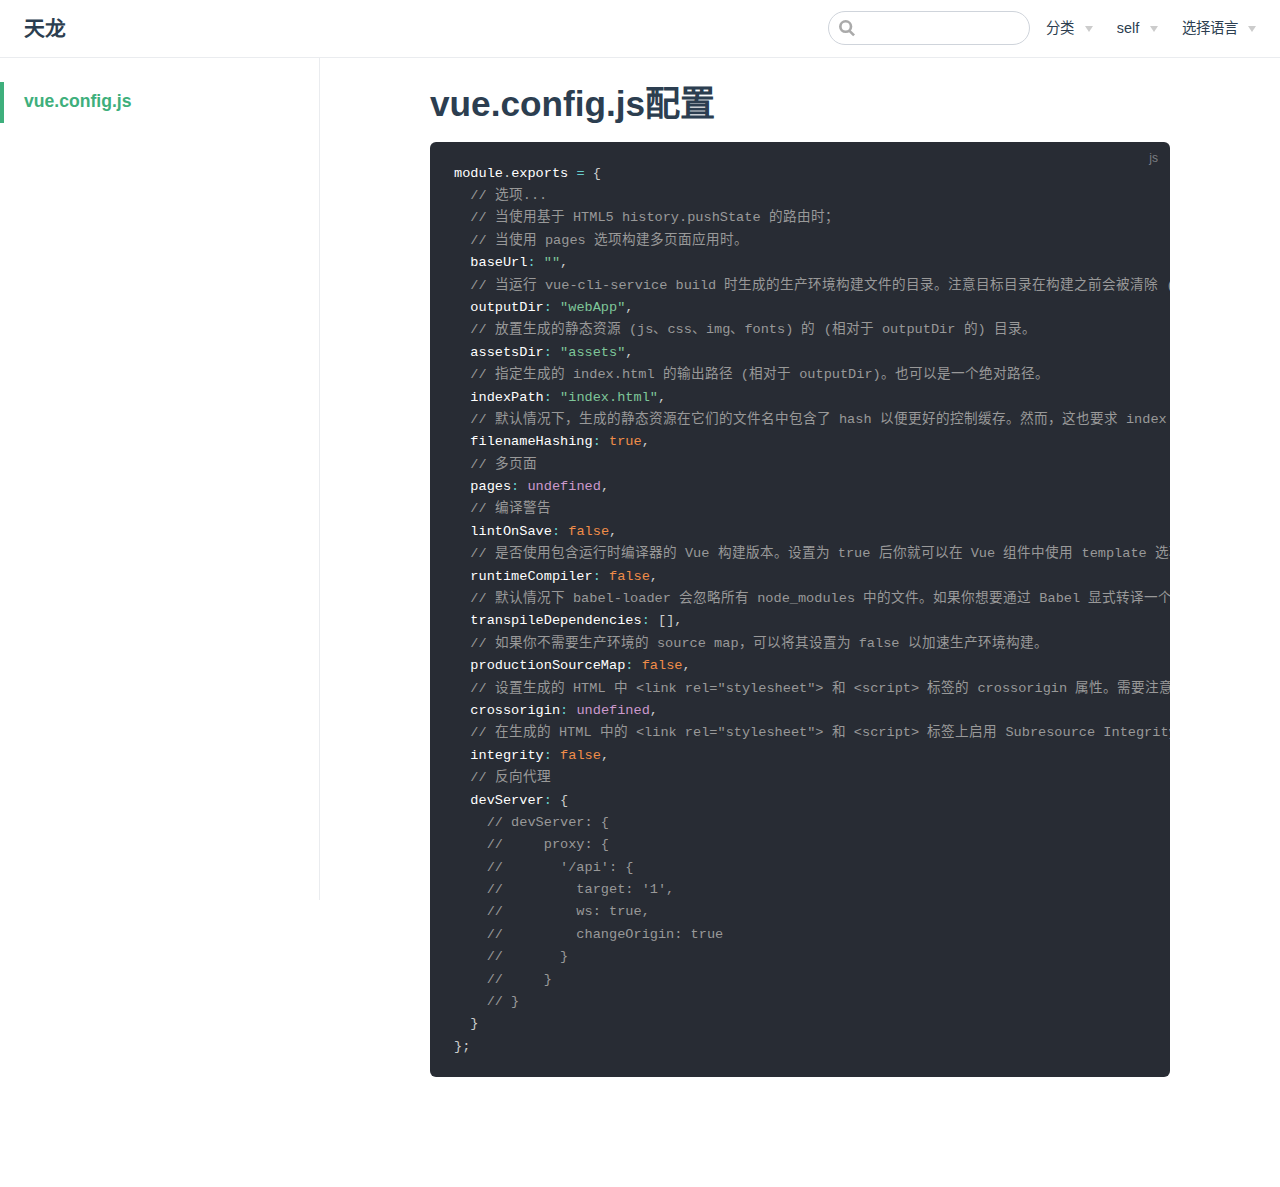
<file: pages/vue/vue.config.js.html>
<!DOCTYPE html>
<html lang="zh-CN">
  <head>
    <meta charset="utf-8">
    <meta name="viewport" content="width=device-width,initial-scale=1">
    <title>vue.config.js | 天龙</title>
    <meta name="generator" content="VuePress 1.7.1">
    <link rel="icon" href="/logo.jpg">
    <meta name="description" content="技术分享">
    
    <link rel="preload" href="/assets/css/0.styles.e94a81ac.css" as="style"><link rel="preload" href="/assets/js/app.d3b292d9.js" as="script"><link rel="preload" href="/assets/js/3.45349a97.js" as="script"><link rel="preload" href="/assets/js/26.d5c481b3.js" as="script"><link rel="prefetch" href="/assets/js/10.5481cd92.js"><link rel="prefetch" href="/assets/js/11.f1c3bcc6.js"><link rel="prefetch" href="/assets/js/12.8705fdaf.js"><link rel="prefetch" href="/assets/js/13.0af06425.js"><link rel="prefetch" href="/assets/js/14.3570fe46.js"><link rel="prefetch" href="/assets/js/15.b6e200a1.js"><link rel="prefetch" href="/assets/js/16.48288415.js"><link rel="prefetch" href="/assets/js/17.8008e719.js"><link rel="prefetch" href="/assets/js/18.bf1d15c3.js"><link rel="prefetch" href="/assets/js/19.ad92112e.js"><link rel="prefetch" href="/assets/js/20.44bd0335.js"><link rel="prefetch" href="/assets/js/21.79ff97f4.js"><link rel="prefetch" href="/assets/js/22.c1c531ec.js"><link rel="prefetch" href="/assets/js/23.bfe0727d.js"><link rel="prefetch" href="/assets/js/24.0e813f7b.js"><link rel="prefetch" href="/assets/js/25.740b311e.js"><link rel="prefetch" href="/assets/js/4.92579b60.js"><link rel="prefetch" href="/assets/js/5.0eb233cd.js"><link rel="prefetch" href="/assets/js/6.aef71827.js"><link rel="prefetch" href="/assets/js/7.27a322fa.js"><link rel="prefetch" href="/assets/js/8.4842b463.js"><link rel="prefetch" href="/assets/js/9.b006a847.js"><link rel="prefetch" href="/assets/js/vendors~docsearch.4b42ec77.js">
    <link rel="stylesheet" href="/assets/css/0.styles.e94a81ac.css">
  </head>
  <body>
    <div id="app" data-server-rendered="true"><div class="theme-container"><header class="navbar"><div class="sidebar-button"><svg xmlns="http://www.w3.org/2000/svg" aria-hidden="true" role="img" viewBox="0 0 448 512" class="icon"><path fill="currentColor" d="M436 124H12c-6.627 0-12-5.373-12-12V80c0-6.627 5.373-12 12-12h424c6.627 0 12 5.373 12 12v32c0 6.627-5.373 12-12 12zm0 160H12c-6.627 0-12-5.373-12-12v-32c0-6.627 5.373-12 12-12h424c6.627 0 12 5.373 12 12v32c0 6.627-5.373 12-12 12zm0 160H12c-6.627 0-12-5.373-12-12v-32c0-6.627 5.373-12 12-12h424c6.627 0 12 5.373 12 12v32c0 6.627-5.373 12-12 12z"></path></svg></div> <a href="/" class="home-link router-link-active"><!----> <span class="site-name">天龙</span></a> <div class="links"><div class="search-box"><input aria-label="Search" autocomplete="off" spellcheck="false" value=""> <!----></div> <nav class="nav-links can-hide"><div class="nav-item"><div class="dropdown-wrapper"><button type="button" aria-label="分类" class="dropdown-title"><span class="title">分类</span> <span class="arrow down"></span></button> <button type="button" aria-label="分类" class="mobile-dropdown-title"><span class="title">分类</span> <span class="arrow right"></span></button> <ul class="nav-dropdown" style="display:none;"><li class="dropdown-item"><!----> <a href="/pages/css/" class="nav-link">
  CSS
</a></li><li class="dropdown-item"><!----> <a href="/pages/javaScript/" class="nav-link">
  Javascript
</a></li><li class="dropdown-item"><!----> <a href="/pages/vue/" class="nav-link router-link-active">
  Vue
</a></li><li class="dropdown-item"><!----> <a href="/pages/compatibility/" class="nav-link">
  兼容
</a></li><li class="dropdown-item"><!----> <a href="/pages/git/" class="nav-link">
  git
</a></li></ul></div></div><div class="nav-item"><div class="dropdown-wrapper"><button type="button" aria-label="self" class="dropdown-title"><span class="title">self</span> <span class="arrow down"></span></button> <button type="button" aria-label="self" class="mobile-dropdown-title"><span class="title">self</span> <span class="arrow right"></span></button> <ul class="nav-dropdown" style="display:none;"><li class="dropdown-item"><!----> <a href="/pages/notes/" class="nav-link">
  个人笔记
</a></li><li class="dropdown-item"><!----> <a href="/pages/problems/" class="nav-link">
  问题总结
</a></li></ul></div></div><div class="nav-item"><div class="dropdown-wrapper"><button type="button" aria-label="Select language" class="dropdown-title"><span class="title">选择语言</span> <span class="arrow down"></span></button> <button type="button" aria-label="Select language" class="mobile-dropdown-title"><span class="title">选择语言</span> <span class="arrow right"></span></button> <ul class="nav-dropdown" style="display:none;"><li class="dropdown-item"><!----> <a href="/pages/vue/vue.config.js.html" aria-current="page" class="nav-link router-link-exact-active router-link-active">
  简体中文
</a></li><li class="dropdown-item"><!----> <a href="/en.html" class="nav-link">
  en-US
</a></li></ul></div></div> <!----></nav></div></header> <div class="sidebar-mask"></div> <aside class="sidebar"><nav class="nav-links"><div class="nav-item"><div class="dropdown-wrapper"><button type="button" aria-label="分类" class="dropdown-title"><span class="title">分类</span> <span class="arrow down"></span></button> <button type="button" aria-label="分类" class="mobile-dropdown-title"><span class="title">分类</span> <span class="arrow right"></span></button> <ul class="nav-dropdown" style="display:none;"><li class="dropdown-item"><!----> <a href="/pages/css/" class="nav-link">
  CSS
</a></li><li class="dropdown-item"><!----> <a href="/pages/javaScript/" class="nav-link">
  Javascript
</a></li><li class="dropdown-item"><!----> <a href="/pages/vue/" class="nav-link router-link-active">
  Vue
</a></li><li class="dropdown-item"><!----> <a href="/pages/compatibility/" class="nav-link">
  兼容
</a></li><li class="dropdown-item"><!----> <a href="/pages/git/" class="nav-link">
  git
</a></li></ul></div></div><div class="nav-item"><div class="dropdown-wrapper"><button type="button" aria-label="self" class="dropdown-title"><span class="title">self</span> <span class="arrow down"></span></button> <button type="button" aria-label="self" class="mobile-dropdown-title"><span class="title">self</span> <span class="arrow right"></span></button> <ul class="nav-dropdown" style="display:none;"><li class="dropdown-item"><!----> <a href="/pages/notes/" class="nav-link">
  个人笔记
</a></li><li class="dropdown-item"><!----> <a href="/pages/problems/" class="nav-link">
  问题总结
</a></li></ul></div></div><div class="nav-item"><div class="dropdown-wrapper"><button type="button" aria-label="Select language" class="dropdown-title"><span class="title">选择语言</span> <span class="arrow down"></span></button> <button type="button" aria-label="Select language" class="mobile-dropdown-title"><span class="title">选择语言</span> <span class="arrow right"></span></button> <ul class="nav-dropdown" style="display:none;"><li class="dropdown-item"><!----> <a href="/pages/vue/vue.config.js.html" aria-current="page" class="nav-link router-link-exact-active router-link-active">
  简体中文
</a></li><li class="dropdown-item"><!----> <a href="/en.html" class="nav-link">
  en-US
</a></li></ul></div></div> <!----></nav>  <ul class="sidebar-links"><li><a href="/pages/vue/vue.config.js.html" aria-current="page" class="active sidebar-link">vue.config.js</a></li></ul> </aside> <main class="page"> <div class="theme-default-content content__default"><h1 id="vue-config-js配置"><a href="#vue-config-js配置" class="header-anchor">#</a> vue.config.js配置</h1> <div class="language-javascript extra-class"><pre class="language-javascript"><code>module<span class="token punctuation">.</span>exports <span class="token operator">=</span> <span class="token punctuation">{</span>
  <span class="token comment">// 选项...</span>
  <span class="token comment">// 当使用基于 HTML5 history.pushState 的路由时；</span>
  <span class="token comment">// 当使用 pages 选项构建多页面应用时。</span>
  baseUrl<span class="token operator">:</span> <span class="token string">&quot;&quot;</span><span class="token punctuation">,</span>
  <span class="token comment">// 当运行 vue-cli-service build 时生成的生产环境构建文件的目录。注意目标目录在构建之前会被清除 (构建时传入 --no-clean 可关闭该行为)。</span>
  outputDir<span class="token operator">:</span> <span class="token string">&quot;webApp&quot;</span><span class="token punctuation">,</span>
  <span class="token comment">// 放置生成的静态资源 (js、css、img、fonts) 的 (相对于 outputDir 的) 目录。</span>
  assetsDir<span class="token operator">:</span> <span class="token string">&quot;assets&quot;</span><span class="token punctuation">,</span>
  <span class="token comment">// 指定生成的 index.html 的输出路径 (相对于 outputDir)。也可以是一个绝对路径。</span>
  indexPath<span class="token operator">:</span> <span class="token string">&quot;index.html&quot;</span><span class="token punctuation">,</span>
  <span class="token comment">// 默认情况下，生成的静态资源在它们的文件名中包含了 hash 以便更好的控制缓存。然而，这也要求 index 的 HTML 是被 Vue CLI 自动生成的。如果你无法使用 Vue CLI 生成的 index HTML，你可以通过将这个选项设为 false 来关闭文件名哈希。</span>
  filenameHashing<span class="token operator">:</span> <span class="token boolean">true</span><span class="token punctuation">,</span>
  <span class="token comment">// 多页面</span>
  pages<span class="token operator">:</span> <span class="token keyword">undefined</span><span class="token punctuation">,</span>
  <span class="token comment">// 编译警告</span>
  lintOnSave<span class="token operator">:</span> <span class="token boolean">false</span><span class="token punctuation">,</span>
  <span class="token comment">// 是否使用包含运行时编译器的 Vue 构建版本。设置为 true 后你就可以在 Vue 组件中使用 template 选项了，但是这会让你的应用额外增加 10kb 左右。</span>
  runtimeCompiler<span class="token operator">:</span> <span class="token boolean">false</span><span class="token punctuation">,</span>
  <span class="token comment">// 默认情况下 babel-loader 会忽略所有 node_modules 中的文件。如果你想要通过 Babel 显式转译一个依赖，可以在这个选项中列出来。</span>
  transpileDependencies<span class="token operator">:</span> <span class="token punctuation">[</span><span class="token punctuation">]</span><span class="token punctuation">,</span>
  <span class="token comment">// 如果你不需要生产环境的 source map，可以将其设置为 false 以加速生产环境构建。</span>
  productionSourceMap<span class="token operator">:</span> <span class="token boolean">false</span><span class="token punctuation">,</span>
  <span class="token comment">// 设置生成的 HTML 中 &lt;link rel=&quot;stylesheet&quot;&gt; 和 &lt;script&gt; 标签的 crossorigin 属性。需要注意的是该选项仅影响由 html-webpack-plugin 在构建时注入的标签 - 直接写在模版 (public/index.html) 中的标签不受影响。</span>
  crossorigin<span class="token operator">:</span> <span class="token keyword">undefined</span><span class="token punctuation">,</span>
  <span class="token comment">// 在生成的 HTML 中的 &lt;link rel=&quot;stylesheet&quot;&gt; 和 &lt;script&gt; 标签上启用 Subresource Integrity (SRI)。如果你构建后的文件是部署在 CDN 上的，启用该选项可以提供额外的安全性。需要注意的是该选项仅影响由 html-webpack-plugin 在构建时注入的标签 - 直接写在模版 (public/index.html) 中的标签不受影响。另外，当启用 SRI 时，preload resource hints 会被禁用，因为 Chrome 的一个 bug 会导致文件被下载两次。</span>
  integrity<span class="token operator">:</span> <span class="token boolean">false</span><span class="token punctuation">,</span>
  <span class="token comment">// 反向代理</span>
  devServer<span class="token operator">:</span> <span class="token punctuation">{</span>
    <span class="token comment">// devServer: {</span>
    <span class="token comment">//     proxy: {</span>
    <span class="token comment">//       '/api': {</span>
    <span class="token comment">//         target: '1',</span>
    <span class="token comment">//         ws: true,</span>
    <span class="token comment">//         changeOrigin: true</span>
    <span class="token comment">//       }</span>
    <span class="token comment">//     }</span>
    <span class="token comment">// }</span>
  <span class="token punctuation">}</span>
<span class="token punctuation">}</span><span class="token punctuation">;</span>
</code></pre></div></div> <footer class="page-edit"><!----> <!----></footer> <!----> </main></div><div class="global-ui"></div></div>
    <script src="/assets/js/app.d3b292d9.js" defer></script><script src="/assets/js/3.45349a97.js" defer></script><script src="/assets/js/26.d5c481b3.js" defer></script>
  </body>
</html>
</file>
<file: assets/css/0.styles.e94a81ac.css>
code[class*=language-],pre[class*=language-]{color:#ccc;background:none;font-family:Consolas,Monaco,Andale Mono,Ubuntu Mono,monospace;font-size:1em;text-align:left;white-space:pre;word-spacing:normal;word-break:normal;word-wrap:normal;line-height:1.5;-moz-tab-size:4;tab-size:4;-webkit-hyphens:none;-ms-hyphens:none;hyphens:none}pre[class*=language-]{padding:1em;margin:.5em 0;overflow:auto}:not(pre)>code[class*=language-],pre[class*=language-]{background:#2d2d2d}:not(pre)>code[class*=language-]{padding:.1em;border-radius:.3em;white-space:normal}.token.block-comment,.token.cdata,.token.comment,.token.doctype,.token.prolog{color:#999}.token.punctuation{color:#ccc}.token.attr-name,.token.deleted,.token.namespace,.token.tag{color:#e2777a}.token.function-name{color:#6196cc}.token.boolean,.token.function,.token.number{color:#f08d49}.token.class-name,.token.constant,.token.property,.token.symbol{color:#f8c555}.token.atrule,.token.builtin,.token.important,.token.keyword,.token.selector{color:#cc99cd}.token.attr-value,.token.char,.token.regex,.token.string,.token.variable{color:#7ec699}.token.entity,.token.operator,.token.url{color:#67cdcc}.token.bold,.token.important{font-weight:700}.token.italic{font-style:italic}.token.entity{cursor:help}.token.inserted{color:green}.theme-default-content code{color:#476582;padding:.25rem .5rem;margin:0;font-size:.85em;background-color:rgba(27,31,35,.05);border-radius:3px}.theme-default-content code .token.deleted{color:#ec5975}.theme-default-content code .token.inserted{color:#3eaf7c}.theme-default-content pre,.theme-default-content pre[class*=language-]{line-height:1.4;padding:1.25rem 1.5rem;margin:.85rem 0;background-color:#282c34;border-radius:6px;overflow:auto}.theme-default-content pre[class*=language-] code,.theme-default-content pre code{color:#fff;padding:0;background-color:transparent;border-radius:0}div[class*=language-]{position:relative;background-color:#282c34;border-radius:6px}div[class*=language-] .highlight-lines{-webkit-user-select:none;-ms-user-select:none;user-select:none;padding-top:1.3rem;position:absolute;top:0;left:0;width:100%;line-height:1.4}div[class*=language-] .highlight-lines .highlighted{background-color:rgba(0,0,0,.66)}div[class*=language-] pre,div[class*=language-] pre[class*=language-]{background:transparent;position:relative;z-index:1}div[class*=language-]:before{position:absolute;z-index:3;top:.8em;right:1em;font-size:.75rem;color:hsla(0,0%,100%,.4)}div[class*=language-]:not(.line-numbers-mode) .line-numbers-wrapper{display:none}div[class*=language-].line-numbers-mode .highlight-lines .highlighted{position:relative}div[class*=language-].line-numbers-mode .highlight-lines .highlighted:before{content:" ";position:absolute;z-index:3;left:0;top:0;display:block;width:3.5rem;height:100%;background-color:rgba(0,0,0,.66)}div[class*=language-].line-numbers-mode pre{padding-left:4.5rem;vertical-align:middle}div[class*=language-].line-numbers-mode .line-numbers-wrapper{position:absolute;top:0;width:3.5rem;text-align:center;color:hsla(0,0%,100%,.3);padding:1.25rem 0;line-height:1.4}div[class*=language-].line-numbers-mode .line-numbers-wrapper br{-webkit-user-select:none;-ms-user-select:none;user-select:none}div[class*=language-].line-numbers-mode .line-numbers-wrapper .line-number{position:relative;z-index:4;-webkit-user-select:none;-ms-user-select:none;user-select:none;font-size:.85em}div[class*=language-].line-numbers-mode:after{content:"";position:absolute;z-index:2;top:0;left:0;width:3.5rem;height:100%;border-radius:6px 0 0 6px;border-right:1px solid rgba(0,0,0,.66);background-color:#282c34}div[class~=language-js]:before{content:"js"}div[class~=language-ts]:before{content:"ts"}div[class~=language-html]:before{content:"html"}div[class~=language-md]:before{content:"md"}div[class~=language-vue]:before{content:"vue"}div[class~=language-css]:before{content:"css"}div[class~=language-sass]:before{content:"sass"}div[class~=language-scss]:before{content:"scss"}div[class~=language-less]:before{content:"less"}div[class~=language-stylus]:before{content:"stylus"}div[class~=language-go]:before{content:"go"}div[class~=language-java]:before{content:"java"}div[class~=language-c]:before{content:"c"}div[class~=language-sh]:before{content:"sh"}div[class~=language-yaml]:before{content:"yaml"}div[class~=language-py]:before{content:"py"}div[class~=language-docker]:before{content:"docker"}div[class~=language-dockerfile]:before{content:"dockerfile"}div[class~=language-makefile]:before{content:"makefile"}div[class~=language-javascript]:before{content:"js"}div[class~=language-typescript]:before{content:"ts"}div[class~=language-markup]:before{content:"html"}div[class~=language-markdown]:before{content:"md"}div[class~=language-json]:before{content:"json"}div[class~=language-ruby]:before{content:"rb"}div[class~=language-python]:before{content:"py"}div[class~=language-bash]:before{content:"sh"}div[class~=language-php]:before{content:"php"}.custom-block .custom-block-title{font-weight:600;margin-bottom:-.4rem}.custom-block.danger,.custom-block.tip,.custom-block.warning{padding:.1rem 1.5rem;border-left-width:.5rem;border-left-style:solid;margin:1rem 0}.custom-block.tip{background-color:#f3f5f7;border-color:#42b983}.custom-block.warning{background-color:rgba(255,229,100,.3);border-color:#e7c000;color:#6b5900}.custom-block.warning .custom-block-title{color:#b29400}.custom-block.warning a{color:#2c3e50}.custom-block.danger{background-color:#ffe6e6;border-color:#c00;color:#4d0000}.custom-block.danger .custom-block-title{color:#900}.custom-block.danger a{color:#2c3e50}.custom-block.details{display:block;position:relative;border-radius:2px;margin:1.6em 0;padding:1.6em;background-color:#eee}.custom-block.details h4{margin-top:0}.custom-block.details figure:last-child,.custom-block.details p:last-child{margin-bottom:0;padding-bottom:0}.custom-block.details summary{outline:none;cursor:pointer}.arrow{display:inline-block;width:0;height:0}.arrow.up{border-bottom:6px solid #ccc}.arrow.down,.arrow.up{border-left:4px solid transparent;border-right:4px solid transparent}.arrow.down{border-top:6px solid #ccc}.arrow.right{border-left:6px solid #ccc}.arrow.left,.arrow.right{border-top:4px solid transparent;border-bottom:4px solid transparent}.arrow.left{border-right:6px solid #ccc}.theme-default-content:not(.custom){max-width:740px;margin:0 auto;padding:2rem 2.5rem}@media (max-width:959px){.theme-default-content:not(.custom){padding:2rem}}@media (max-width:419px){.theme-default-content:not(.custom){padding:1.5rem}}.table-of-contents .badge{vertical-align:middle}body,html{padding:0;margin:0;background-color:#fff}body{font-family:-apple-system,BlinkMacSystemFont,Segoe UI,Roboto,Oxygen,Ubuntu,Cantarell,Fira Sans,Droid Sans,Helvetica Neue,sans-serif;-webkit-font-smoothing:antialiased;-moz-osx-font-smoothing:grayscale;font-size:16px;color:#2c3e50}.page{padding-left:20rem}.navbar{z-index:20;right:0;height:3.6rem;background-color:#fff;box-sizing:border-box;border-bottom:1px solid #eaecef}.navbar,.sidebar-mask{position:fixed;top:0;left:0}.sidebar-mask{z-index:9;width:100vw;height:100vh;display:none}.sidebar{font-size:16px;background-color:#fff;width:20rem;position:fixed;z-index:10;margin:0;top:3.6rem;left:0;bottom:0;box-sizing:border-box;border-right:1px solid #eaecef;overflow-y:auto}.theme-default-content:not(.custom)>:first-child{margin-top:3.6rem}.theme-default-content:not(.custom) a:hover{text-decoration:underline}.theme-default-content:not(.custom) p.demo{padding:1rem 1.5rem;border:1px solid #ddd;border-radius:4px}.theme-default-content:not(.custom) img{max-width:100%}.theme-default-content.custom{padding:0;margin:0}.theme-default-content.custom img{max-width:100%}a{font-weight:500;text-decoration:none}a,p a code{color:#3eaf7c}p a code{font-weight:400}kbd{background:#eee;border:.15rem solid #ddd;border-bottom:.25rem solid #ddd;border-radius:.15rem;padding:0 .15em}blockquote{font-size:1rem;color:#999;border-left:.2rem solid #dfe2e5;margin:1rem 0;padding:.25rem 0 .25rem 1rem}blockquote>p{margin:0}ol,ul{padding-left:1.2em}strong{font-weight:600}h1,h2,h3,h4,h5,h6{font-weight:600;line-height:1.25}.theme-default-content:not(.custom)>h1,.theme-default-content:not(.custom)>h2,.theme-default-content:not(.custom)>h3,.theme-default-content:not(.custom)>h4,.theme-default-content:not(.custom)>h5,.theme-default-content:not(.custom)>h6{margin-top:-3.1rem;padding-top:4.6rem;margin-bottom:0}.theme-default-content:not(.custom)>h1:first-child,.theme-default-content:not(.custom)>h2:first-child,.theme-default-content:not(.custom)>h3:first-child,.theme-default-content:not(.custom)>h4:first-child,.theme-default-content:not(.custom)>h5:first-child,.theme-default-content:not(.custom)>h6:first-child{margin-top:-1.5rem;margin-bottom:1rem}.theme-default-content:not(.custom)>h1:first-child+.custom-block,.theme-default-content:not(.custom)>h1:first-child+p,.theme-default-content:not(.custom)>h1:first-child+pre,.theme-default-content:not(.custom)>h2:first-child+.custom-block,.theme-default-content:not(.custom)>h2:first-child+p,.theme-default-content:not(.custom)>h2:first-child+pre,.theme-default-content:not(.custom)>h3:first-child+.custom-block,.theme-default-content:not(.custom)>h3:first-child+p,.theme-default-content:not(.custom)>h3:first-child+pre,.theme-default-content:not(.custom)>h4:first-child+.custom-block,.theme-default-content:not(.custom)>h4:first-child+p,.theme-default-content:not(.custom)>h4:first-child+pre,.theme-default-content:not(.custom)>h5:first-child+.custom-block,.theme-default-content:not(.custom)>h5:first-child+p,.theme-default-content:not(.custom)>h5:first-child+pre,.theme-default-content:not(.custom)>h6:first-child+.custom-block,.theme-default-content:not(.custom)>h6:first-child+p,.theme-default-content:not(.custom)>h6:first-child+pre{margin-top:2rem}h1:hover .header-anchor,h2:hover .header-anchor,h3:hover .header-anchor,h4:hover .header-anchor,h5:hover .header-anchor,h6:hover .header-anchor{opacity:1}h1{font-size:2.2rem}h2{font-size:1.65rem;padding-bottom:.3rem;border-bottom:1px solid #eaecef}h3{font-size:1.35rem}a.header-anchor{font-size:.85em;float:left;margin-left:-.87em;padding-right:.23em;margin-top:.125em;opacity:0}a.header-anchor:hover{text-decoration:none}.line-number,code,kbd{font-family:source-code-pro,Menlo,Monaco,Consolas,Courier New,monospace}ol,p,ul{line-height:1.7}hr{border:0;border-top:1px solid #eaecef}table{border-collapse:collapse;margin:1rem 0;display:block;overflow-x:auto}tr{border-top:1px solid #dfe2e5}tr:nth-child(2n){background-color:#f6f8fa}td,th{border:1px solid #dfe2e5;padding:.6em 1em}.theme-container.sidebar-open .sidebar-mask{display:block}.theme-container.no-navbar .theme-default-content:not(.custom)>h1,.theme-container.no-navbar h2,.theme-container.no-navbar h3,.theme-container.no-navbar h4,.theme-container.no-navbar h5,.theme-container.no-navbar h6{margin-top:1.5rem;padding-top:0}.theme-container.no-navbar .sidebar{top:0}@media (min-width:720px){.theme-container.no-sidebar .sidebar{display:none}.theme-container.no-sidebar .page{padding-left:0}}@media (max-width:959px){.sidebar{font-size:15px;width:16.4rem}.page{padding-left:16.4rem}}@media (max-width:719px){.sidebar{top:0;padding-top:3.6rem;transform:translateX(-100%);transition:transform .2s ease}.page{padding-left:0}.theme-container.sidebar-open .sidebar{transform:translateX(0)}.theme-container.no-navbar .sidebar{padding-top:0}}@media (max-width:419px){h1{font-size:1.9rem}.theme-default-content div[class*=language-]{margin:.85rem -1.5rem;border-radius:0}}#nprogress{pointer-events:none}#nprogress .bar{background:#3eaf7c;position:fixed;z-index:1031;top:0;left:0;width:100%;height:2px}#nprogress .peg{display:block;position:absolute;right:0;width:100px;height:100%;box-shadow:0 0 10px #3eaf7c,0 0 5px #3eaf7c;opacity:1;transform:rotate(3deg) translateY(-4px)}#nprogress .spinner{display:block;position:fixed;z-index:1031;top:15px;right:15px}#nprogress .spinner-icon{width:18px;height:18px;box-sizing:border-box;border-color:#3eaf7c transparent transparent #3eaf7c;border-style:solid;border-width:2px;border-radius:50%;animation:nprogress-spinner .4s linear infinite}.nprogress-custom-parent{overflow:hidden;position:relative}.nprogress-custom-parent #nprogress .bar,.nprogress-custom-parent #nprogress .spinner{position:absolute}@keyframes nprogress-spinner{0%{transform:rotate(0deg)}to{transform:rotate(1turn)}}.icon.outbound{color:#aaa;display:inline-block;vertical-align:middle;position:relative;top:-1px}.sr-only{position:absolute;width:1px;height:1px;padding:0;margin:-1px;overflow:hidden;clip:rect(0,0,0,0);white-space:nowrap;border-width:0}.home{padding:3.6rem 2rem 0;max-width:960px;margin:0 auto;display:block}.home .hero{text-align:center}.home .hero img{max-width:100%;max-height:280px;display:block;margin:3rem auto 1.5rem}.home .hero h1{font-size:3rem}.home .hero .action,.home .hero .description,.home .hero h1{margin:1.8rem auto}.home .hero .description{max-width:35rem;font-size:1.6rem;line-height:1.3;color:#6a8bad}.home .hero .action-button{display:inline-block;font-size:1.2rem;color:#fff;background-color:#3eaf7c;padding:.8rem 1.6rem;border-radius:4px;transition:background-color .1s ease;box-sizing:border-box;border-bottom:1px solid #389d70}.home .hero .action-button:hover{background-color:#4abf8a}.home .features{border-top:1px solid #eaecef;padding:1.2rem 0;margin-top:2.5rem;display:flex;flex-wrap:wrap;align-items:flex-start;align-content:stretch;justify-content:space-between}.home .feature{flex-grow:1;flex-basis:30%;max-width:30%}.home .feature h2{font-size:1.4rem;font-weight:500;border-bottom:none;padding-bottom:0;color:#3a5169}.home .feature p{color:#4e6e8e}.home .footer{padding:2.5rem;border-top:1px solid #eaecef;text-align:center;color:#4e6e8e}@media (max-width:719px){.home .features{flex-direction:column}.home .feature{max-width:100%;padding:0 2.5rem}}@media (max-width:419px){.home{padding-left:1.5rem;padding-right:1.5rem}.home .hero img{max-height:210px;margin:2rem auto 1.2rem}.home .hero h1{font-size:2rem}.home .hero .action,.home .hero .description,.home .hero h1{margin:1.2rem auto}.home .hero .description{font-size:1.2rem}.home .hero .action-button{font-size:1rem;padding:.6rem 1.2rem}.home .feature h2{font-size:1.25rem}}.algolia-search-wrapper>span{vertical-align:middle}.algolia-search-wrapper .algolia-autocomplete{line-height:normal}.algolia-search-wrapper .algolia-autocomplete .ds-dropdown-menu{background-color:#fff;border:1px solid #999;border-radius:4px;font-size:16px;margin:6px 0 0;padding:4px;text-align:left}.algolia-search-wrapper .algolia-autocomplete .ds-dropdown-menu:before{border-color:#999}.algolia-search-wrapper .algolia-autocomplete .ds-dropdown-menu [class*=ds-dataset-]{border:none;padding:0}.algolia-search-wrapper .algolia-autocomplete .ds-dropdown-menu .ds-suggestions{margin-top:0}.algolia-search-wrapper .algolia-autocomplete .ds-dropdown-menu .ds-suggestion{border-bottom:1px solid #eaecef}.algolia-search-wrapper .algolia-autocomplete .algolia-docsearch-suggestion--highlight{color:#2c815b}.algolia-search-wrapper .algolia-autocomplete .algolia-docsearch-suggestion{border-color:#eaecef;padding:0}.algolia-search-wrapper .algolia-autocomplete .algolia-docsearch-suggestion .algolia-docsearch-suggestion--category-header{padding:5px 10px;margin-top:0;background:#3eaf7c;color:#fff;font-weight:600}.algolia-search-wrapper .algolia-autocomplete .algolia-docsearch-suggestion .algolia-docsearch-suggestion--category-header .algolia-docsearch-suggestion--highlight{background:hsla(0,0%,100%,.6)}.algolia-search-wrapper .algolia-autocomplete .algolia-docsearch-suggestion .algolia-docsearch-suggestion--wrapper{padding:0}.algolia-search-wrapper .algolia-autocomplete .algolia-docsearch-suggestion .algolia-docsearch-suggestion--title{font-weight:600;margin-bottom:0;color:#2c3e50}.algolia-search-wrapper .algolia-autocomplete .algolia-docsearch-suggestion .algolia-docsearch-suggestion--subcategory-column{vertical-align:top;padding:5px 7px 5px 5px;border-color:#eaecef;background:#f1f3f5}.algolia-search-wrapper .algolia-autocomplete .algolia-docsearch-suggestion .algolia-docsearch-suggestion--subcategory-column:after{display:none}.algolia-search-wrapper .algolia-autocomplete .algolia-docsearch-suggestion .algolia-docsearch-suggestion--subcategory-column-text{color:#555}.algolia-search-wrapper .algolia-autocomplete .algolia-docsearch-footer{border-color:#eaecef}.algolia-search-wrapper .algolia-autocomplete .ds-cursor .algolia-docsearch-suggestion--content{background-color:#e7edf3!important;color:#2c3e50}@media (min-width:719px){.algolia-search-wrapper .algolia-autocomplete .algolia-docsearch-suggestion .algolia-docsearch-suggestion--subcategory-column{float:none;width:150px;min-width:150px;display:table-cell}.algolia-search-wrapper .algolia-autocomplete .algolia-docsearch-suggestion .algolia-docsearch-suggestion--content{float:none;display:table-cell;width:100%;vertical-align:top}.algolia-search-wrapper .algolia-autocomplete .algolia-docsearch-suggestion .ds-dropdown-menu{min-width:515px!important}}@media (max-width:719px){.algolia-search-wrapper .ds-dropdown-menu{min-width:calc(100vw - 4rem)!important;max-width:calc(100vw - 4rem)!important}.algolia-search-wrapper .algolia-docsearch-suggestion--wrapper{padding:5px 7px 5px 5px!important}.algolia-search-wrapper .algolia-docsearch-suggestion--subcategory-column{padding:0!important;background:#fff!important}.algolia-search-wrapper .algolia-docsearch-suggestion--subcategory-column-text:after{content:" > ";font-size:10px;line-height:14.4px;display:inline-block;width:5px;margin:-3px 3px 0;vertical-align:middle}}.search-box{display:inline-block;position:relative;margin-right:1rem}.search-box input{cursor:text;width:10rem;height:2rem;color:#4e6e8e;display:inline-block;border:1px solid #cfd4db;border-radius:2rem;font-size:.9rem;line-height:2rem;padding:0 .5rem 0 2rem;outline:none;transition:all .2s ease;background:#fff url(/assets/img/search.83621669.svg) .6rem .5rem no-repeat;background-size:1rem}.search-box input:focus{cursor:auto;border-color:#3eaf7c}.search-box .suggestions{background:#fff;width:20rem;position:absolute;top:2rem;border:1px solid #cfd4db;border-radius:6px;padding:.4rem;list-style-type:none}.search-box .suggestions.align-right{right:0}.search-box .suggestion{line-height:1.4;padding:.4rem .6rem;border-radius:4px;cursor:pointer}.search-box .suggestion a{white-space:normal;color:#5d82a6}.search-box .suggestion a .page-title{font-weight:600}.search-box .suggestion a .header{font-size:.9em;margin-left:.25em}.search-box .suggestion.focused{background-color:#f3f4f5}.search-box .suggestion.focused a{color:#3eaf7c}@media (max-width:959px){.search-box input{cursor:pointer;width:0;border-color:transparent;position:relative}.search-box input:focus{cursor:text;left:0;width:10rem}}@media (-ms-high-contrast:none){.search-box input{height:2rem}}@media (max-width:959px) and (min-width:719px){.search-box .suggestions{left:0}}@media (max-width:719px){.search-box{margin-right:0}.search-box input{left:1rem}.search-box .suggestions{right:0}}@media (max-width:419px){.search-box .suggestions{width:calc(100vw - 4rem)}.search-box input:focus{width:8rem}}.sidebar-button{cursor:pointer;display:none;width:1.25rem;height:1.25rem;position:absolute;padding:.6rem;top:.6rem;left:1rem}.sidebar-button .icon{display:block;width:1.25rem;height:1.25rem}@media (max-width:719px){.sidebar-button{display:block}}.dropdown-enter,.dropdown-leave-to{height:0!important}.dropdown-wrapper{cursor:pointer}.dropdown-wrapper .dropdown-title,.dropdown-wrapper .mobile-dropdown-title{display:block;font-size:.9rem;font-family:inherit;cursor:inherit;padding:inherit;line-height:1.4rem;background:transparent;border:none;font-weight:500;color:#2c3e50}.dropdown-wrapper .dropdown-title:hover,.dropdown-wrapper .mobile-dropdown-title:hover{border-color:transparent}.dropdown-wrapper .dropdown-title .arrow,.dropdown-wrapper .mobile-dropdown-title .arrow{vertical-align:middle;margin-top:-1px;margin-left:.4rem}.dropdown-wrapper .mobile-dropdown-title{display:none;font-weight:600}.dropdown-wrapper .mobile-dropdown-title font-size inherit:hover{color:#3eaf7c}.dropdown-wrapper .nav-dropdown .dropdown-item{color:inherit;line-height:1.7rem}.dropdown-wrapper .nav-dropdown .dropdown-item h4{margin:.45rem 0 0;border-top:1px solid #eee;padding:1rem 1.5rem .45rem 1.25rem}.dropdown-wrapper .nav-dropdown .dropdown-item .dropdown-subitem-wrapper{padding:0;list-style:none}.dropdown-wrapper .nav-dropdown .dropdown-item .dropdown-subitem-wrapper .dropdown-subitem{font-size:.9em}.dropdown-wrapper .nav-dropdown .dropdown-item a{display:block;line-height:1.7rem;position:relative;border-bottom:none;font-weight:400;margin-bottom:0;padding:0 1.5rem 0 1.25rem}.dropdown-wrapper .nav-dropdown .dropdown-item a.router-link-active,.dropdown-wrapper .nav-dropdown .dropdown-item a:hover{color:#3eaf7c}.dropdown-wrapper .nav-dropdown .dropdown-item a.router-link-active:after{content:"";width:0;height:0;border-left:5px solid #3eaf7c;border-top:3px solid transparent;border-bottom:3px solid transparent;position:absolute;top:calc(50% - 2px);left:9px}.dropdown-wrapper .nav-dropdown .dropdown-item:first-child h4{margin-top:0;padding-top:0;border-top:0}@media (max-width:719px){.dropdown-wrapper.open .dropdown-title{margin-bottom:.5rem}.dropdown-wrapper .dropdown-title{display:none}.dropdown-wrapper .mobile-dropdown-title{display:block}.dropdown-wrapper .nav-dropdown{transition:height .1s ease-out;overflow:hidden}.dropdown-wrapper .nav-dropdown .dropdown-item h4{border-top:0;margin-top:0;padding-top:0}.dropdown-wrapper .nav-dropdown .dropdown-item>a,.dropdown-wrapper .nav-dropdown .dropdown-item h4{font-size:15px;line-height:2rem}.dropdown-wrapper .nav-dropdown .dropdown-item .dropdown-subitem{font-size:14px;padding-left:1rem}}@media (min-width:719px){.dropdown-wrapper{height:1.8rem}.dropdown-wrapper.open .nav-dropdown,.dropdown-wrapper:hover .nav-dropdown{display:block!important}.dropdown-wrapper.open:blur{display:none}.dropdown-wrapper .nav-dropdown{display:none;height:auto!important;box-sizing:border-box;max-height:calc(100vh - 2.7rem);overflow-y:auto;position:absolute;top:100%;right:0;background-color:#fff;padding:.6rem 0;border:1px solid;border-color:#ddd #ddd #ccc;text-align:left;border-radius:.25rem;white-space:nowrap;margin:0}}.nav-links{display:inline-block}.nav-links a{line-height:1.4rem;color:inherit}.nav-links a.router-link-active,.nav-links a:hover{color:#3eaf7c}.nav-links .nav-item{position:relative;display:inline-block;margin-left:1.5rem;line-height:2rem}.nav-links .nav-item:first-child{margin-left:0}.nav-links .repo-link{margin-left:1.5rem}@media (max-width:719px){.nav-links .nav-item,.nav-links .repo-link{margin-left:0}}@media (min-width:719px){.nav-links a.router-link-active,.nav-links a:hover{color:#2c3e50}.nav-item>a:not(.external).router-link-active,.nav-item>a:not(.external):hover{margin-bottom:-2px;border-bottom:2px solid #46bd87}}.navbar{padding:.7rem 1.5rem;line-height:2.2rem}.navbar a,.navbar img,.navbar span{display:inline-block}.navbar .logo{height:2.2rem;min-width:2.2rem;margin-right:.8rem;vertical-align:top}.navbar .site-name{font-size:1.3rem;font-weight:600;color:#2c3e50;position:relative}.navbar .links{padding-left:1.5rem;box-sizing:border-box;background-color:#fff;white-space:nowrap;font-size:.9rem;position:absolute;right:1.5rem;top:.7rem;display:flex}.navbar .links .search-box{flex:0 0 auto;vertical-align:top}@media (max-width:719px){.navbar{padding-left:4rem}.navbar .can-hide{display:none}.navbar .links{padding-left:1.5rem}.navbar .site-name{width:calc(100vw - 9.4rem);overflow:hidden;white-space:nowrap;text-overflow:ellipsis}}.page-edit{max-width:740px;margin:0 auto;padding:2rem 2.5rem}@media (max-width:959px){.page-edit{padding:2rem}}@media (max-width:419px){.page-edit{padding:1.5rem}}.page-edit{padding-top:1rem;padding-bottom:1rem;overflow:auto}.page-edit .edit-link{display:inline-block}.page-edit .edit-link a{color:#4e6e8e;margin-right:.25rem}.page-edit .last-updated{float:right;font-size:.9em}.page-edit .last-updated .prefix{font-weight:500;color:#4e6e8e}.page-edit .last-updated .time{font-weight:400;color:#767676}@media (max-width:719px){.page-edit .edit-link{margin-bottom:.5rem}.page-edit .last-updated{font-size:.8em;float:none;text-align:left}}.page-nav{max-width:740px;margin:0 auto;padding:2rem 2.5rem}@media (max-width:959px){.page-nav{padding:2rem}}@media (max-width:419px){.page-nav{padding:1.5rem}}.page-nav{padding-top:1rem;padding-bottom:0}.page-nav .inner{min-height:2rem;margin-top:0;border-top:1px solid #eaecef;padding-top:1rem;overflow:auto}.page-nav .next{float:right}.page{padding-bottom:2rem;display:block}.sidebar-group .sidebar-group{padding-left:.5em}.sidebar-group:not(.collapsable) .sidebar-heading:not(.clickable){cursor:auto;color:inherit}.sidebar-group.is-sub-group{padding-left:0}.sidebar-group.is-sub-group>.sidebar-heading{font-size:.95em;line-height:1.4;font-weight:400;padding-left:2rem}.sidebar-group.is-sub-group>.sidebar-heading:not(.clickable){opacity:.5}.sidebar-group.is-sub-group>.sidebar-group-items{padding-left:1rem}.sidebar-group.is-sub-group>.sidebar-group-items>li>.sidebar-link{font-size:.95em;border-left:none}.sidebar-group.depth-2>.sidebar-heading{border-left:none}.sidebar-heading{color:#2c3e50;transition:color .15s ease;cursor:pointer;font-size:1.1em;font-weight:700;padding:.35rem 1.5rem .35rem 1.25rem;width:100%;box-sizing:border-box;margin:0;border-left:.25rem solid transparent}.sidebar-heading.open,.sidebar-heading:hover{color:inherit}.sidebar-heading .arrow{position:relative;top:-.12em;left:.5em}.sidebar-heading.clickable.active{font-weight:600;color:#3eaf7c;border-left-color:#3eaf7c}.sidebar-heading.clickable:hover{color:#3eaf7c}.sidebar-group-items{transition:height .1s ease-out;font-size:.95em;overflow:hidden}.sidebar .sidebar-sub-headers{padding-left:1rem;font-size:.95em}a.sidebar-link{font-size:1em;font-weight:400;display:inline-block;color:#2c3e50;border-left:.25rem solid transparent;padding:.35rem 1rem .35rem 1.25rem;line-height:1.4;width:100%;box-sizing:border-box}a.sidebar-link:hover{color:#3eaf7c}a.sidebar-link.active{font-weight:600;color:#3eaf7c;border-left-color:#3eaf7c}.sidebar-group a.sidebar-link{padding-left:2rem}.sidebar-sub-headers a.sidebar-link{padding-top:.25rem;padding-bottom:.25rem;border-left:none}.sidebar-sub-headers a.sidebar-link.active{font-weight:500}.sidebar ul{padding:0;margin:0;list-style-type:none}.sidebar a{display:inline-block}.sidebar .nav-links{display:none;border-bottom:1px solid #eaecef;padding:.5rem 0 .75rem}.sidebar .nav-links a{font-weight:600}.sidebar .nav-links .nav-item,.sidebar .nav-links .repo-link{display:block;line-height:1.25rem;font-size:1.1em;padding:.5rem 0 .5rem 1.5rem}.sidebar>.sidebar-links{padding:1.5rem 0}.sidebar>.sidebar-links>li>a.sidebar-link{font-size:1.1em;line-height:1.7;font-weight:700}.sidebar>.sidebar-links>li:not(:first-child){margin-top:.75rem}@media (max-width:719px){.sidebar .nav-links{display:block}.sidebar .nav-links .dropdown-wrapper .nav-dropdown .dropdown-item a.router-link-active:after{top:calc(1rem - 2px)}.sidebar>.sidebar-links{padding:1rem 0}}.theme-code-block[data-v-9fe2bbec]{display:none}.theme-code-block__active[data-v-9fe2bbec]{display:block}.theme-code-block>pre[data-v-9fe2bbec]{background-color:orange}.badge[data-v-48b4e329]{display:inline-block;font-size:14px;height:18px;line-height:18px;border-radius:3px;padding:0 6px;color:#fff}.badge.green[data-v-48b4e329],.badge.tip[data-v-48b4e329],.badge[data-v-48b4e329]{background-color:#42b983}.badge.error[data-v-48b4e329]{background-color:#da5961}.badge.warn[data-v-48b4e329],.badge.warning[data-v-48b4e329],.badge.yellow[data-v-48b4e329]{background-color:#e7c000}.badge+.badge[data-v-48b4e329]{margin-left:5px}.theme-code-group__nav[data-v-66d9ebb4]{margin-bottom:-35px;background-color:#282c34;padding-bottom:22px;border-top-left-radius:6px;border-top-right-radius:6px;padding-left:10px;padding-top:10px}.theme-code-group__ul[data-v-66d9ebb4]{margin:auto 0;padding-left:0;display:inline-flex;list-style:none}.theme-code-group__nav-tab[data-v-66d9ebb4]{border:0;padding:5px;cursor:pointer;background-color:transparent;font-size:.85em;line-height:1.4;color:hsla(0,0%,100%,.9);font-weight:600}.theme-code-group__nav-tab-active[data-v-66d9ebb4]{border-bottom:1px solid #42b983}.pre-blank[data-v-66d9ebb4]{color:#42b983}.searchbox{display:inline-block;position:relative;width:200px;height:32px!important;white-space:nowrap;box-sizing:border-box;visibility:visible!important}.searchbox .algolia-autocomplete{display:block;width:100%;height:100%}.searchbox__wrapper{width:100%;height:100%;z-index:999;position:relative}.searchbox__input{display:inline-block;box-sizing:border-box;transition:box-shadow .4s ease,background .4s ease;border:0;border-radius:16px;box-shadow:inset 0 0 0 1px #ccc;background:#fff!important;padding:0 26px 0 32px;width:100%;height:100%;vertical-align:middle;white-space:normal;font-size:12px;-webkit-appearance:none;appearance:none}.searchbox__input::-webkit-search-cancel-button,.searchbox__input::-webkit-search-decoration,.searchbox__input::-webkit-search-results-button,.searchbox__input::-webkit-search-results-decoration{display:none}.searchbox__input:hover{box-shadow:inset 0 0 0 1px #b3b3b3}.searchbox__input:active,.searchbox__input:focus{outline:0;box-shadow:inset 0 0 0 1px #aaa;background:#fff}.searchbox__input:-ms-input-placeholder{color:#aaa}.searchbox__input::placeholder{color:#aaa}.searchbox__submit{position:absolute;top:0;margin:0;border:0;border-radius:16px 0 0 16px;background-color:rgba(69,142,225,0);padding:0;width:32px;height:100%;vertical-align:middle;text-align:center;font-size:inherit;-webkit-user-select:none;-ms-user-select:none;user-select:none;right:inherit;left:0}.searchbox__submit:before{display:inline-block;margin-right:-4px;height:100%;vertical-align:middle;content:""}.searchbox__submit:active,.searchbox__submit:hover{cursor:pointer}.searchbox__submit:focus{outline:0}.searchbox__submit svg{width:14px;height:14px;vertical-align:middle;fill:#6d7e96}.searchbox__reset{display:block;position:absolute;top:8px;right:8px;margin:0;border:0;background:none;cursor:pointer;padding:0;font-size:inherit;-webkit-user-select:none;-ms-user-select:none;user-select:none;fill:rgba(0,0,0,.5)}.searchbox__reset.hide{display:none}.searchbox__reset:focus{outline:0}.searchbox__reset svg{display:block;margin:4px;width:8px;height:8px}.searchbox__input:valid~.searchbox__reset{display:block;animation-name:sbx-reset-in;animation-duration:.15s}@keyframes sbx-reset-in{0%{transform:translate3d(-20%,0,0);opacity:0}to{transform:none;opacity:1}}.algolia-autocomplete.algolia-autocomplete-right .ds-dropdown-menu{right:0!important;left:inherit!important}.algolia-autocomplete.algolia-autocomplete-right .ds-dropdown-menu:before{right:48px}.algolia-autocomplete.algolia-autocomplete-left .ds-dropdown-menu{left:0!important;right:inherit!important}.algolia-autocomplete.algolia-autocomplete-left .ds-dropdown-menu:before{left:48px}.algolia-autocomplete .ds-dropdown-menu{top:-6px;border-radius:4px;margin:6px 0 0;padding:0;text-align:left;height:auto;position:relative;background:transparent;border:none;z-index:999;max-width:600px;min-width:500px;box-shadow:0 1px 0 0 rgba(0,0,0,.2),0 2px 3px 0 rgba(0,0,0,.1)}.algolia-autocomplete .ds-dropdown-menu:before{display:block;position:absolute;content:"";width:14px;height:14px;background:#fff;z-index:1000;top:-7px;border-top:1px solid #d9d9d9;border-right:1px solid #d9d9d9;transform:rotate(-45deg);border-radius:2px}.algolia-autocomplete .ds-dropdown-menu .ds-suggestions{position:relative;z-index:1000;margin-top:8px}.algolia-autocomplete .ds-dropdown-menu .ds-suggestions a:hover{text-decoration:none}.algolia-autocomplete .ds-dropdown-menu .ds-suggestion{cursor:pointer}.algolia-autocomplete .ds-dropdown-menu .ds-suggestion.ds-cursor .algolia-docsearch-suggestion.suggestion-layout-simple,.algolia-autocomplete .ds-dropdown-menu .ds-suggestion.ds-cursor .algolia-docsearch-suggestion:not(.suggestion-layout-simple) .algolia-docsearch-suggestion--content{background-color:rgba(69,142,225,.05)}.algolia-autocomplete .ds-dropdown-menu [class^=ds-dataset-]{position:relative;border:1px solid #d9d9d9;background:#fff;border-radius:4px;overflow:auto;padding:0 8px 8px}.algolia-autocomplete .ds-dropdown-menu *{box-sizing:border-box}.algolia-autocomplete .algolia-docsearch-suggestion{display:block;position:relative;padding:0 8px;background:#fff;color:#02060c;overflow:hidden}.algolia-autocomplete .algolia-docsearch-suggestion--highlight{color:#174d8c;background:rgba(143,187,237,.1);padding:.1em .05em}.algolia-autocomplete .algolia-docsearch-suggestion--category-header .algolia-docsearch-suggestion--category-header-lvl0 .algolia-docsearch-suggestion--highlight,.algolia-autocomplete .algolia-docsearch-suggestion--category-header .algolia-docsearch-suggestion--category-header-lvl1 .algolia-docsearch-suggestion--highlight,.algolia-autocomplete .algolia-docsearch-suggestion--text .algolia-docsearch-suggestion--highlight{padding:0 0 1px;background:inherit;box-shadow:inset 0 -2px 0 0 rgba(69,142,225,.8);color:inherit}.algolia-autocomplete .algolia-docsearch-suggestion--content{display:block;float:right;width:70%;position:relative;padding:5.33333px 0 5.33333px 10.66667px;cursor:pointer}.algolia-autocomplete .algolia-docsearch-suggestion--content:before{content:"";position:absolute;display:block;top:0;height:100%;width:1px;background:#ddd;left:-1px}.algolia-autocomplete .algolia-docsearch-suggestion--category-header{position:relative;border-bottom:1px solid #ddd;display:none;margin-top:8px;padding:4px 0;font-size:1em;color:#33363d}.algolia-autocomplete .algolia-docsearch-suggestion--wrapper{width:100%;float:left;padding:8px 0 0}.algolia-autocomplete .algolia-docsearch-suggestion--subcategory-column{float:left;width:30%;text-align:right;position:relative;padding:5.33333px 10.66667px;color:#a4a7ae;font-size:.9em;word-wrap:break-word}.algolia-autocomplete .algolia-docsearch-suggestion--subcategory-column:before{content:"";position:absolute;display:block;top:0;height:100%;width:1px;background:#ddd;right:0}.algolia-autocomplete .algolia-docsearch-suggestion--subcategory-inline{display:none}.algolia-autocomplete .algolia-docsearch-suggestion--title{margin-bottom:4px;color:#02060c;font-size:.9em;font-weight:700}.algolia-autocomplete .algolia-docsearch-suggestion--text{display:block;line-height:1.2em;font-size:.85em;color:#63676d}.algolia-autocomplete .algolia-docsearch-suggestion--no-results{width:100%;padding:8px 0;text-align:center;font-size:1.2em}.algolia-autocomplete .algolia-docsearch-suggestion--no-results:before{display:none}.algolia-autocomplete .algolia-docsearch-suggestion code{padding:1px 5px;font-size:90%;border:none;color:#222;background-color:#ebebeb;border-radius:3px;font-family:Menlo,Monaco,Consolas,Courier New,monospace}.algolia-autocomplete .algolia-docsearch-suggestion code .algolia-docsearch-suggestion--highlight{background:none}.algolia-autocomplete .algolia-docsearch-suggestion.algolia-docsearch-suggestion__main .algolia-docsearch-suggestion--category-header,.algolia-autocomplete .algolia-docsearch-suggestion.algolia-docsearch-suggestion__secondary{display:block}@media (min-width:768px){.algolia-autocomplete .algolia-docsearch-suggestion .algolia-docsearch-suggestion--subcategory-column{display:block}}@media (max-width:768px){.algolia-autocomplete .algolia-docsearch-suggestion .algolia-docsearch-suggestion--subcategory-column{display:inline-block;width:auto;float:left;padding:0;color:#02060c;font-size:.9em;font-weight:700;text-align:left;opacity:.5}.algolia-autocomplete .algolia-docsearch-suggestion .algolia-docsearch-suggestion--subcategory-column:before{display:none}.algolia-autocomplete .algolia-docsearch-suggestion .algolia-docsearch-suggestion--subcategory-column:after{content:"|"}.algolia-autocomplete .algolia-docsearch-suggestion .algolia-docsearch-suggestion--content{display:inline-block;width:auto;text-align:left;float:left;padding:0}.algolia-autocomplete .algolia-docsearch-suggestion .algolia-docsearch-suggestion--content:before{display:none}}.algolia-autocomplete .suggestion-layout-simple.algolia-docsearch-suggestion{border-bottom:1px solid #eee;padding:8px;margin:0}.algolia-autocomplete .suggestion-layout-simple .algolia-docsearch-suggestion--content{width:100%;padding:0}.algolia-autocomplete .suggestion-layout-simple .algolia-docsearch-suggestion--content:before{display:none}.algolia-autocomplete .suggestion-layout-simple .algolia-docsearch-suggestion--category-header{margin:0;padding:0;display:block;width:100%;border:none}.algolia-autocomplete .suggestion-layout-simple .algolia-docsearch-suggestion--category-header-lvl0,.algolia-autocomplete .suggestion-layout-simple .algolia-docsearch-suggestion--category-header-lvl1{opacity:.6;font-size:.85em}.algolia-autocomplete .suggestion-layout-simple .algolia-docsearch-suggestion--category-header-lvl1:before{background-image:url('data:image/svg+xml;utf8,<svg width="10" height="10" viewBox="0 0 20 38" xmlns="http://www.w3.org/2000/svg"><path d="M1.49 4.31l14 16.126.002-2.624-14 16.074-1.314 1.51 3.017 2.626 1.313-1.508 14-16.075 1.142-1.313-1.14-1.313-14-16.125L3.2.18.18 2.8l1.31 1.51z" fill-rule="evenodd" fill="%231D3657" /></svg>');content:"";width:10px;height:10px;display:inline-block}.algolia-autocomplete .suggestion-layout-simple .algolia-docsearch-suggestion--wrapper{width:100%;float:left;margin:0;padding:0}.algolia-autocomplete .suggestion-layout-simple .algolia-docsearch-suggestion--duplicate-content,.algolia-autocomplete .suggestion-layout-simple .algolia-docsearch-suggestion--subcategory-inline{display:none!important}.algolia-autocomplete .suggestion-layout-simple .algolia-docsearch-suggestion--title{margin:0;color:#458ee1;font-size:.9em;font-weight:400}.algolia-autocomplete .suggestion-layout-simple .algolia-docsearch-suggestion--title:before{content:"#";font-weight:700;color:#458ee1;display:inline-block}.algolia-autocomplete .suggestion-layout-simple .algolia-docsearch-suggestion--text{margin:4px 0 0;display:block;line-height:1.4em;padding:5.33333px 8px;background:#f8f8f8;font-size:.85em;opacity:.8}.algolia-autocomplete .suggestion-layout-simple .algolia-docsearch-suggestion--text .algolia-docsearch-suggestion--highlight{color:#3f4145;font-weight:700;box-shadow:none}.algolia-autocomplete .algolia-docsearch-footer{width:134px;height:20px;z-index:2000;margin-top:10.66667px;float:right;font-size:0;line-height:0}.algolia-autocomplete .algolia-docsearch-footer--logo{background-image:url("data:image/svg+xml;charset=utf-8,%3Csvg width='168' height='24' xmlns='http://www.w3.org/2000/svg'%3E%3Cg fill='none' fill-rule='evenodd'%3E%3Cpath d='M78.988.938h16.594a2.968 2.968 0 012.966 2.966V20.5a2.967 2.967 0 01-2.966 2.964H78.988a2.967 2.967 0 01-2.966-2.964V3.897A2.961 2.961 0 0178.988.938zm41.937 17.866c-4.386.02-4.386-3.54-4.386-4.106l-.007-13.336 2.675-.424v13.254c0 .322 0 2.358 1.718 2.364v2.248zm-10.846-2.18c.821 0 1.43-.047 1.855-.129v-2.719a6.334 6.334 0 00-1.574-.199 5.7 5.7 0 00-.897.069 2.699 2.699 0 00-.814.24c-.24.116-.439.28-.582.491-.15.212-.219.335-.219.656 0 .628.219.991.616 1.23s.938.362 1.615.362zm-.233-9.7c.883 0 1.629.109 2.231.328.602.218 1.088.525 1.444.915.363.396.609.922.76 1.483.157.56.232 1.175.232 1.85v6.874a32.5 32.5 0 01-1.868.314c-.834.123-1.772.185-2.813.185-.69 0-1.327-.069-1.895-.198a4.001 4.001 0 01-1.471-.636 3.085 3.085 0 01-.951-1.134c-.226-.465-.343-1.12-.343-1.803 0-.656.13-1.073.384-1.525a3.24 3.24 0 011.047-1.106c.445-.287.95-.492 1.532-.615a8.8 8.8 0 011.82-.185 8.404 8.404 0 011.972.24v-.438c0-.307-.035-.6-.11-.874a1.88 1.88 0 00-.384-.73 1.784 1.784 0 00-.724-.493 3.164 3.164 0 00-1.143-.205c-.616 0-1.177.075-1.69.164a7.735 7.735 0 00-1.26.307l-.321-2.192c.335-.117.834-.233 1.478-.349a10.98 10.98 0 012.073-.178zm52.842 9.626c.822 0 1.43-.048 1.854-.13V13.7a6.347 6.347 0 00-1.574-.199c-.294 0-.595.021-.896.069a2.7 2.7 0 00-.814.24 1.46 1.46 0 00-.582.491c-.15.212-.218.335-.218.656 0 .628.218.991.615 1.23.404.245.938.362 1.615.362zm-.226-9.694c.883 0 1.629.108 2.231.327.602.219 1.088.526 1.444.915.355.39.609.923.759 1.483a6.8 6.8 0 01.233 1.852v6.873c-.41.088-1.034.19-1.868.314-.834.123-1.772.184-2.813.184-.69 0-1.327-.068-1.895-.198a4.001 4.001 0 01-1.471-.635 3.085 3.085 0 01-.951-1.134c-.226-.465-.343-1.12-.343-1.804 0-.656.13-1.073.384-1.524.26-.45.608-.82 1.047-1.107.445-.286.95-.491 1.532-.614a8.803 8.803 0 012.751-.13c.329.034.671.096 1.04.185v-.437a3.3 3.3 0 00-.109-.875 1.873 1.873 0 00-.384-.731 1.784 1.784 0 00-.724-.492 3.165 3.165 0 00-1.143-.205c-.616 0-1.177.075-1.69.164a7.75 7.75 0 00-1.26.307l-.321-2.193c.335-.116.834-.232 1.478-.348a11.633 11.633 0 012.073-.177zm-8.034-1.271a1.626 1.626 0 01-1.628-1.62c0-.895.725-1.62 1.628-1.62.904 0 1.63.725 1.63 1.62 0 .895-.733 1.62-1.63 1.62zm1.348 13.22h-2.689V7.27l2.69-.423v11.956zm-4.714 0c-4.386.02-4.386-3.54-4.386-4.107l-.008-13.336 2.676-.424v13.254c0 .322 0 2.358 1.718 2.364v2.248zm-8.698-5.903c0-1.156-.253-2.119-.746-2.788-.493-.677-1.183-1.01-2.067-1.01-.882 0-1.574.333-2.065 1.01-.493.676-.733 1.632-.733 2.788 0 1.168.246 1.953.74 2.63.492.683 1.183 1.018 2.066 1.018.882 0 1.574-.342 2.067-1.019.492-.683.738-1.46.738-2.63zm2.737-.007c0 .902-.13 1.584-.397 2.33a5.52 5.52 0 01-1.128 1.906 4.986 4.986 0 01-1.752 1.223c-.685.286-1.739.45-2.265.45-.528-.006-1.574-.157-2.252-.45a5.096 5.096 0 01-1.744-1.223c-.487-.527-.863-1.162-1.137-1.906a6.345 6.345 0 01-.41-2.33c0-.902.123-1.77.397-2.508a5.554 5.554 0 011.15-1.892 5.133 5.133 0 011.75-1.216c.679-.287 1.425-.423 2.232-.423.808 0 1.553.142 2.237.423a4.88 4.88 0 011.753 1.216 5.644 5.644 0 011.135 1.892c.287.738.431 1.606.431 2.508zm-20.138 0c0 1.12.246 2.363.738 2.882.493.52 1.13.78 1.91.78.424 0 .828-.062 1.204-.178.377-.116.677-.253.917-.417V9.33a10.476 10.476 0 00-1.766-.226c-.971-.028-1.71.37-2.23 1.004-.513.636-.773 1.75-.773 2.788zm7.438 5.274c0 1.824-.466 3.156-1.404 4.004-.936.846-2.367 1.27-4.296 1.27-.705 0-2.17-.137-3.34-.396l.431-2.118c.98.205 2.272.26 2.95.26 1.074 0 1.84-.219 2.299-.656.459-.437.684-1.086.684-1.948v-.437a8.07 8.07 0 01-1.047.397c-.43.13-.93.198-1.492.198-.739 0-1.41-.116-2.018-.349a4.206 4.206 0 01-1.567-1.025c-.431-.45-.774-1.017-1.013-1.694-.24-.677-.363-1.885-.363-2.773 0-.834.13-1.88.384-2.577.26-.696.629-1.298 1.129-1.796.493-.498 1.095-.881 1.8-1.162a6.605 6.605 0 012.428-.457c.87 0 1.67.109 2.45.24.78.129 1.444.265 1.985.415V18.17z' fill='%235468FF'/%3E%3Cpath d='M6.972 6.677v1.627c-.712-.446-1.52-.67-2.425-.67-.585 0-1.045.13-1.38.391a1.24 1.24 0 00-.502 1.03c0 .425.164.765.494 1.02.33.256.835.532 1.516.83.447.192.795.356 1.045.495.25.138.537.332.862.582.324.25.563.548.718.894.154.345.23.741.23 1.188 0 .947-.334 1.691-1.004 2.234-.67.542-1.537.814-2.601.814-1.18 0-2.16-.229-2.936-.686v-1.708c.84.628 1.814.942 2.92.942.585 0 1.048-.136 1.388-.407.34-.271.51-.646.51-1.125 0-.287-.1-.55-.302-.79-.203-.24-.42-.42-.655-.542-.234-.123-.585-.29-1.053-.503a61.27 61.27 0 01-.582-.271 13.67 13.67 0 01-.55-.287 4.275 4.275 0 01-.567-.351 6.92 6.92 0 01-.455-.4c-.18-.17-.31-.34-.39-.51-.08-.17-.155-.37-.224-.598a2.553 2.553 0 01-.104-.742c0-.915.333-1.638.998-2.17.664-.532 1.523-.798 2.576-.798.968 0 1.793.17 2.473.51zm7.468 5.696v-.287c-.022-.607-.187-1.088-.495-1.444-.309-.357-.75-.535-1.324-.535-.532 0-.99.194-1.373.583-.382.388-.622.949-.717 1.683h3.909zm1.005 2.792v1.404c-.596.34-1.383.51-2.362.51-1.255 0-2.255-.377-3-1.132-.744-.755-1.116-1.744-1.116-2.968 0-1.297.34-2.316 1.021-3.055.68-.74 1.548-1.11 2.6-1.11 1.033 0 1.852.323 2.458.966.606.644.91 1.572.91 2.784 0 .33-.033.676-.096 1.038h-5.314c.107.702.405 1.239.894 1.611.49.372 1.106.558 1.85.558.862 0 1.58-.202 2.155-.606zm6.605-1.77h-1.212c-.596 0-1.045.116-1.349.35-.303.234-.454.532-.454.894 0 .372.117.664.35.877.235.213.575.32 1.022.32.51 0 .912-.142 1.204-.424.293-.281.44-.651.44-1.108v-.91zm-4.068-2.554V9.325c.627-.361 1.457-.542 2.489-.542 2.116 0 3.175 1.026 3.175 3.08V17h-1.548v-.957c-.415.68-1.143 1.02-2.186 1.02-.766 0-1.38-.22-1.843-.661-.462-.442-.694-1.003-.694-1.684 0-.776.293-1.38.878-1.81.585-.431 1.404-.647 2.457-.647h1.34V11.8c0-.554-.133-.971-.399-1.253-.266-.282-.707-.423-1.324-.423a4.07 4.07 0 00-2.345.718zm9.333-1.93v1.42c.394-1 1.101-1.5 2.123-1.5.148 0 .313.016.494.048v1.531a1.885 1.885 0 00-.75-.143c-.542 0-.989.24-1.34.718-.351.479-.527 1.048-.527 1.707V17h-1.563V8.91h1.563zm5.01 4.084c.022.82.272 1.492.75 2.019.479.526 1.15.79 2.01.79.639 0 1.235-.176 1.788-.527v1.404c-.521.319-1.186.479-1.995.479-1.265 0-2.276-.4-3.031-1.197-.755-.798-1.133-1.792-1.133-2.984 0-1.16.38-2.151 1.14-2.975.761-.825 1.79-1.237 3.088-1.237.702 0 1.346.149 1.93.447v1.436a3.242 3.242 0 00-1.77-.495c-.84 0-1.513.266-2.019.798-.505.532-.758 1.213-.758 2.042zM40.24 5.72v4.579c.458-1 1.293-1.5 2.505-1.5.787 0 1.42.245 1.899.734.479.49.718 1.17.718 2.042V17h-1.564v-5.106c0-.553-.14-.98-.422-1.284-.282-.303-.652-.455-1.11-.455-.531 0-1.002.202-1.411.606-.41.405-.615 1.022-.615 1.851V17h-1.563V5.72h1.563zm14.966 10.02c.596 0 1.096-.253 1.5-.758.404-.506.606-1.157.606-1.955 0-.915-.202-1.62-.606-2.114-.404-.495-.92-.742-1.548-.742-.553 0-1.05.224-1.491.67-.442.447-.662 1.133-.662 2.058 0 .958.212 1.67.638 2.138.425.469.946.703 1.563.703zM53.004 5.72v4.42c.574-.894 1.388-1.341 2.44-1.341 1.022 0 1.857.383 2.506 1.149.649.766.973 1.781.973 3.047 0 1.138-.309 2.109-.925 2.912-.617.803-1.463 1.205-2.537 1.205-1.075 0-1.894-.447-2.457-1.34V17h-1.58V5.72h1.58zm9.908 11.104l-3.223-7.913h1.739l1.005 2.632 1.26 3.415c.096-.32.48-1.458 1.15-3.415l.909-2.632h1.66l-2.92 7.866c-.777 2.074-1.963 3.11-3.559 3.11a2.92 2.92 0 01-.734-.079v-1.34c.17.042.351.064.543.064 1.032 0 1.755-.57 2.17-1.708z' fill='%235D6494'/%3E%3Cpath d='M89.632 5.967v-.772a.978.978 0 00-.978-.977h-2.28a.978.978 0 00-.978.977v.793c0 .088.082.15.171.13a7.127 7.127 0 011.984-.28c.65 0 1.295.088 1.917.259.082.02.164-.04.164-.13m-6.248 1.01l-.39-.389a.977.977 0 00-1.382 0l-.465.465a.973.973 0 000 1.38l.383.383c.062.061.15.047.205-.014.226-.307.472-.601.746-.874.281-.28.568-.526.883-.751.068-.042.075-.137.02-.2m4.16 2.453v3.341c0 .096.104.165.192.117l2.97-1.537c.068-.034.089-.117.055-.184a3.695 3.695 0 00-3.08-1.866c-.068 0-.136.054-.136.13m0 8.048a4.489 4.489 0 01-4.49-4.482 4.488 4.488 0 014.49-4.482 4.488 4.488 0 014.489 4.482 4.484 4.484 0 01-4.49 4.482m0-10.85a6.363 6.363 0 100 12.729 6.37 6.37 0 006.372-6.368 6.358 6.358 0 00-6.371-6.36' fill='%23FFF'/%3E%3C/g%3E%3C/svg%3E");background-repeat:no-repeat;background-position:50%;background-size:100%;overflow:hidden;text-indent:-9000px;padding:0!important;width:100%;height:100%;display:block}
</file>
